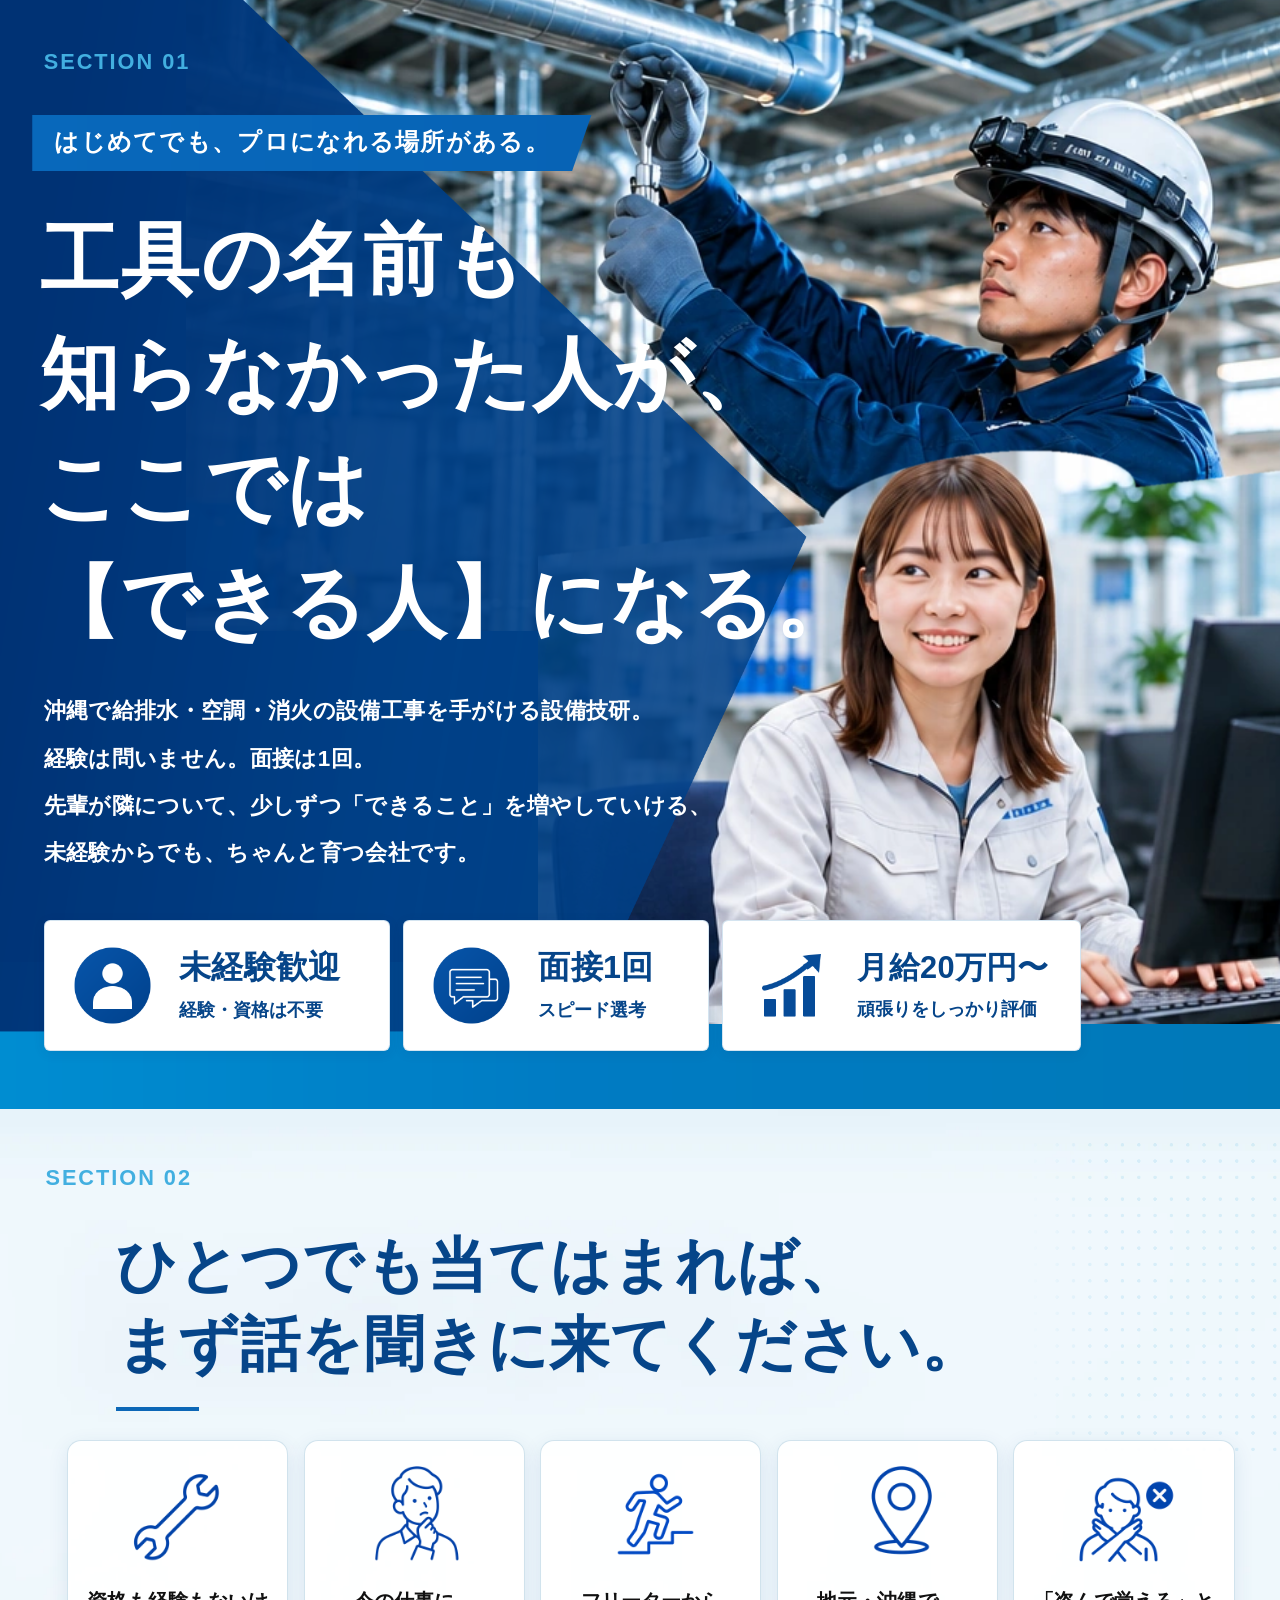
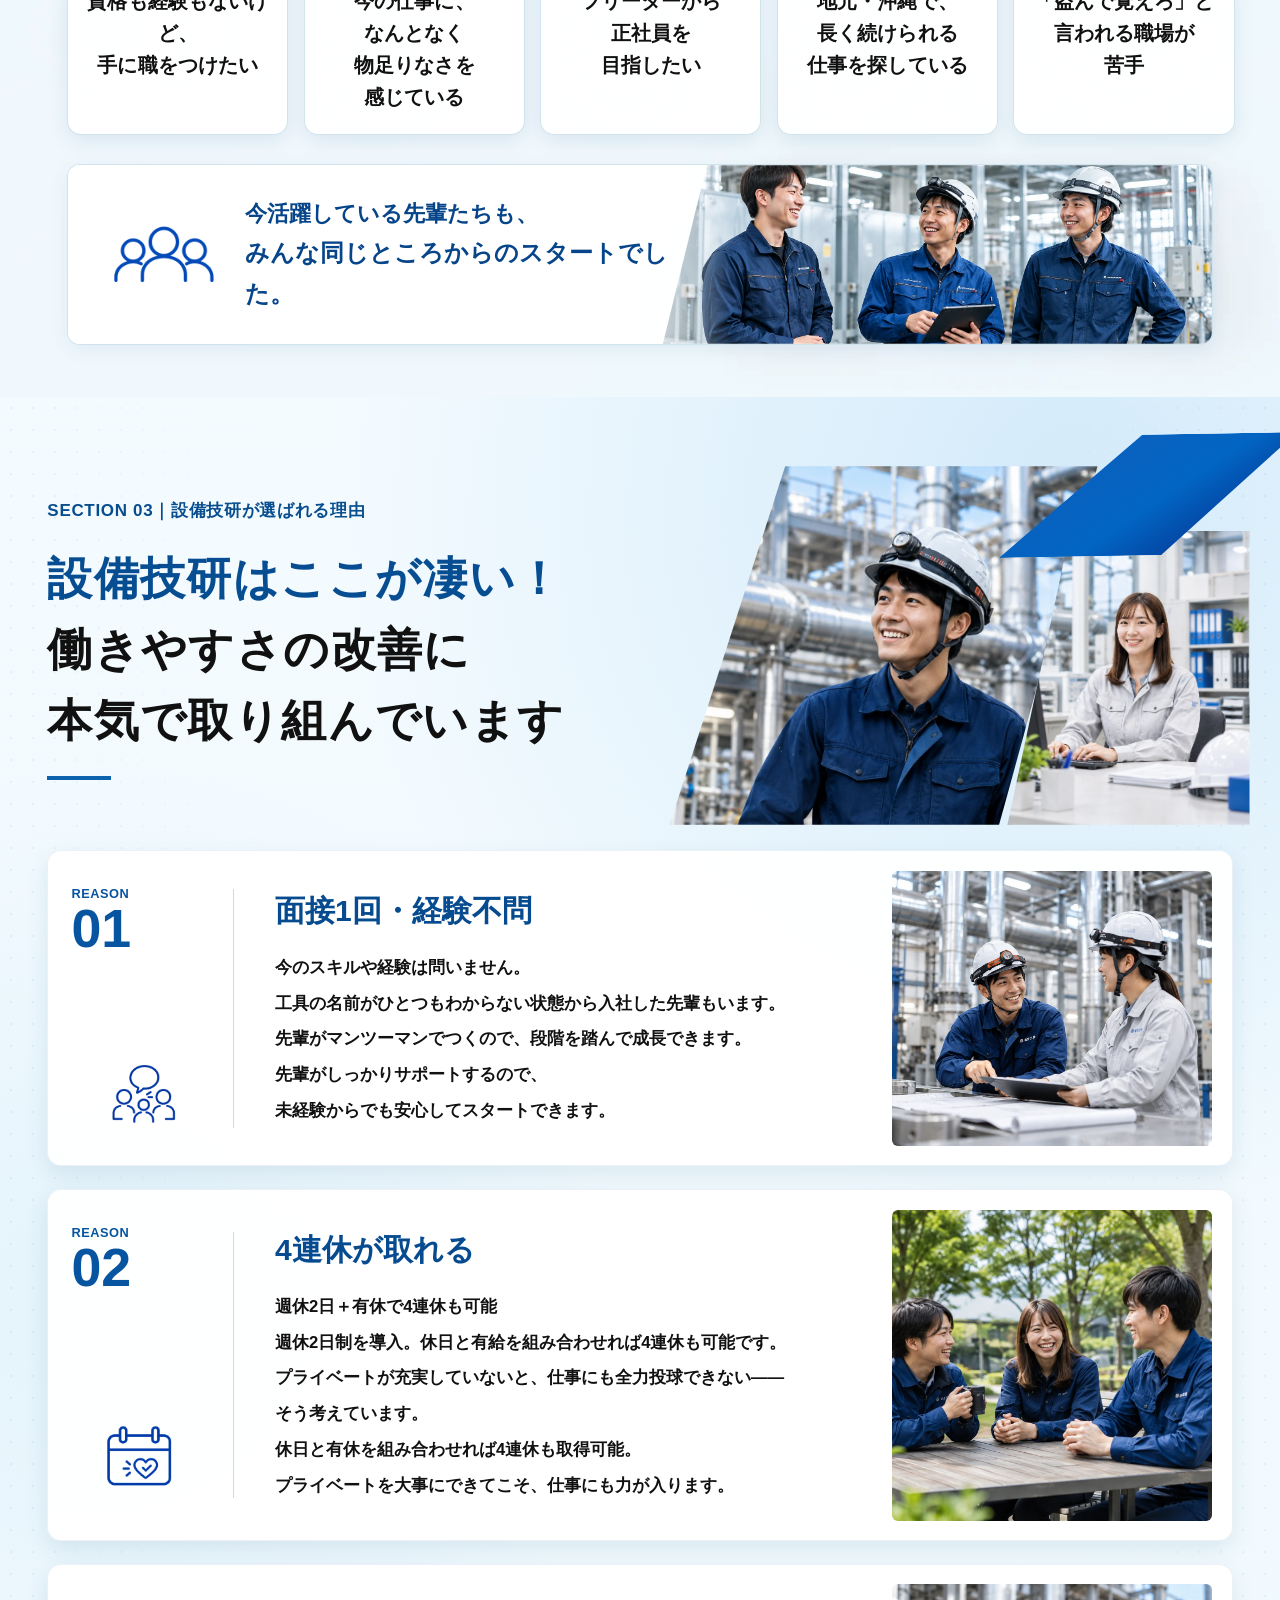
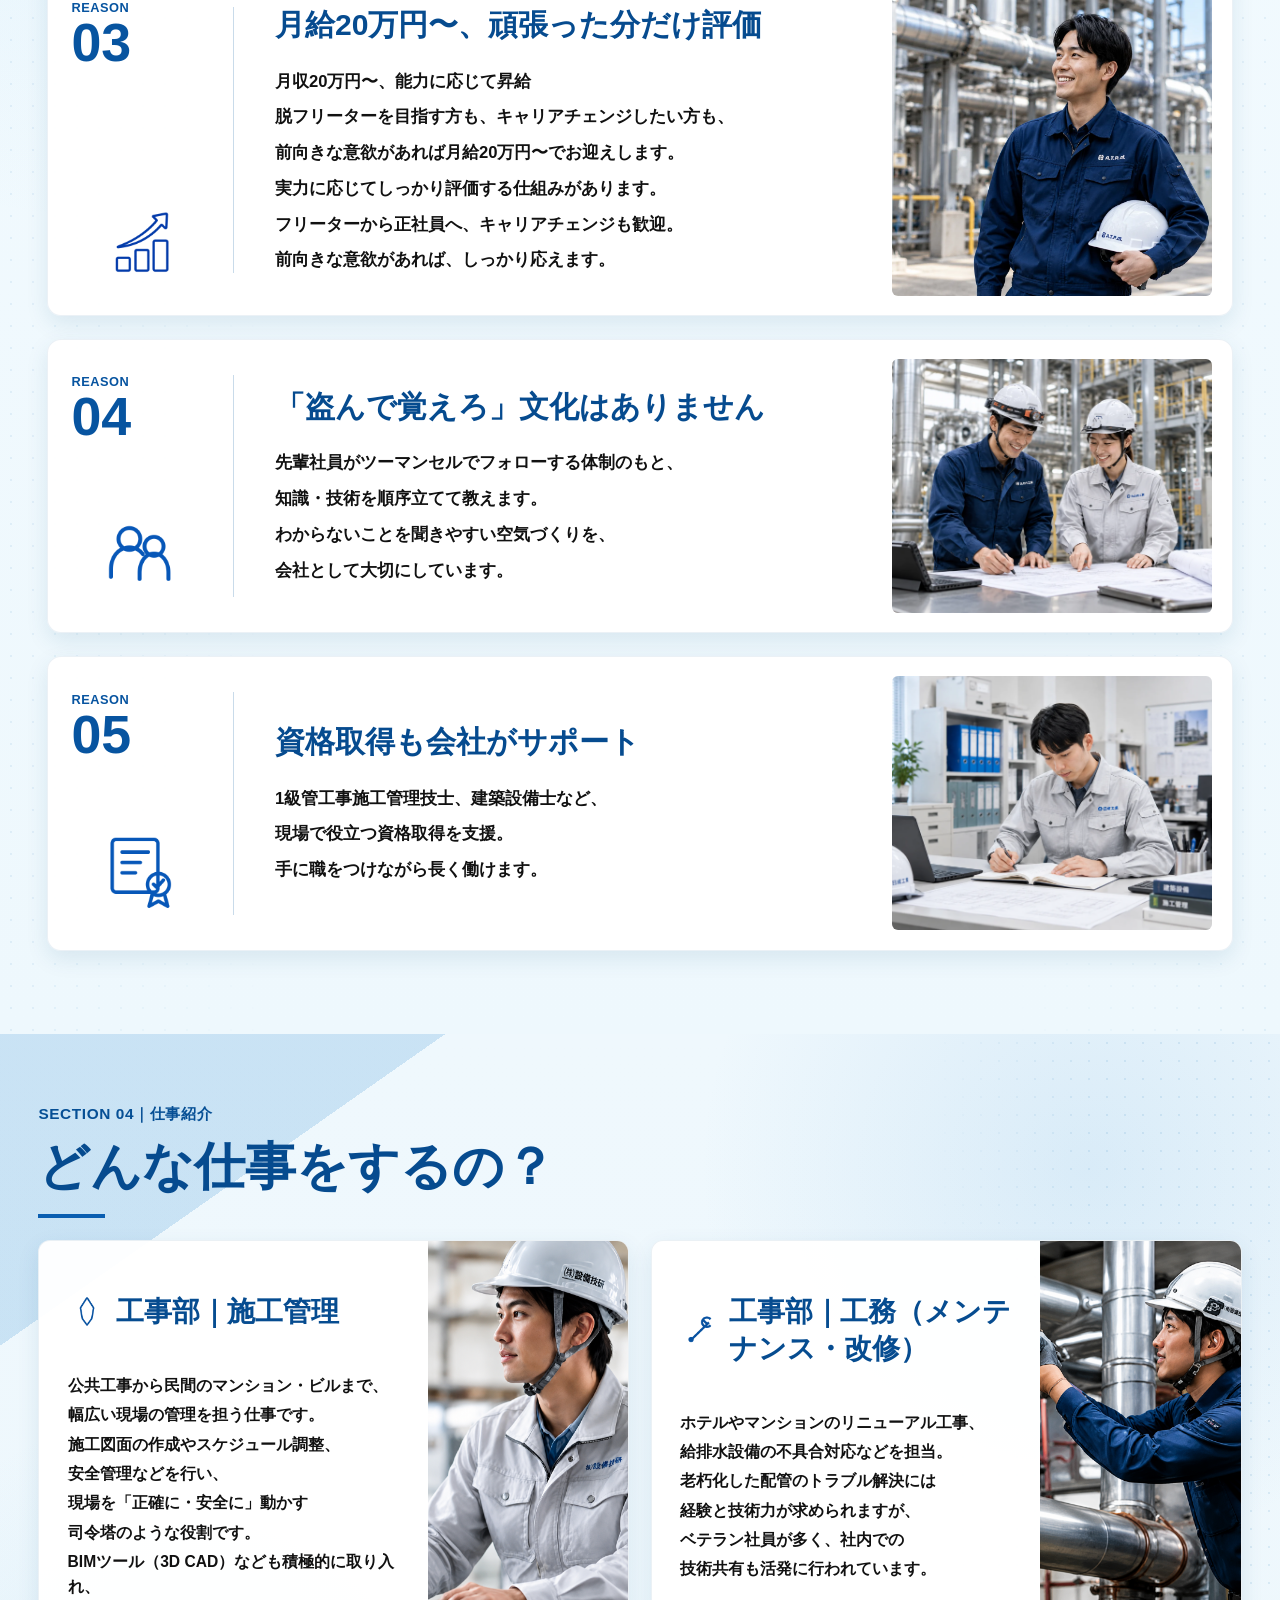
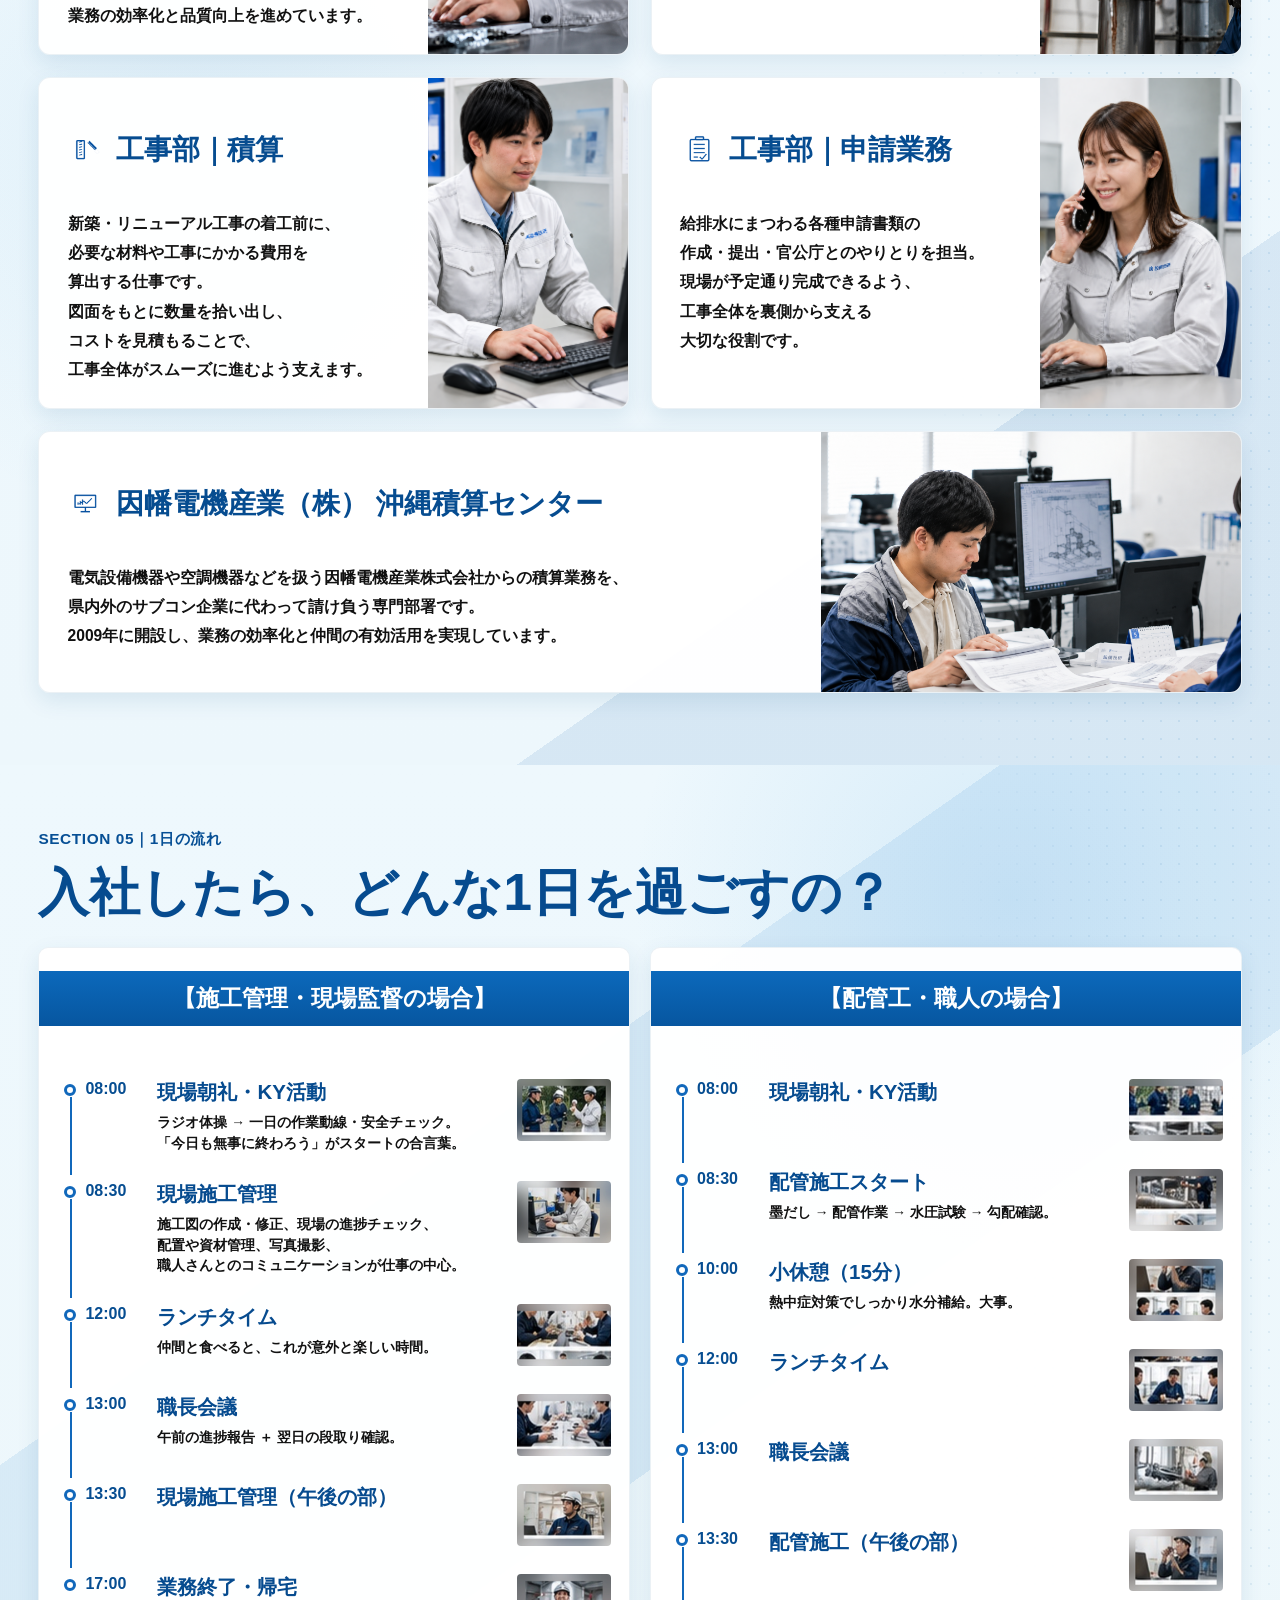
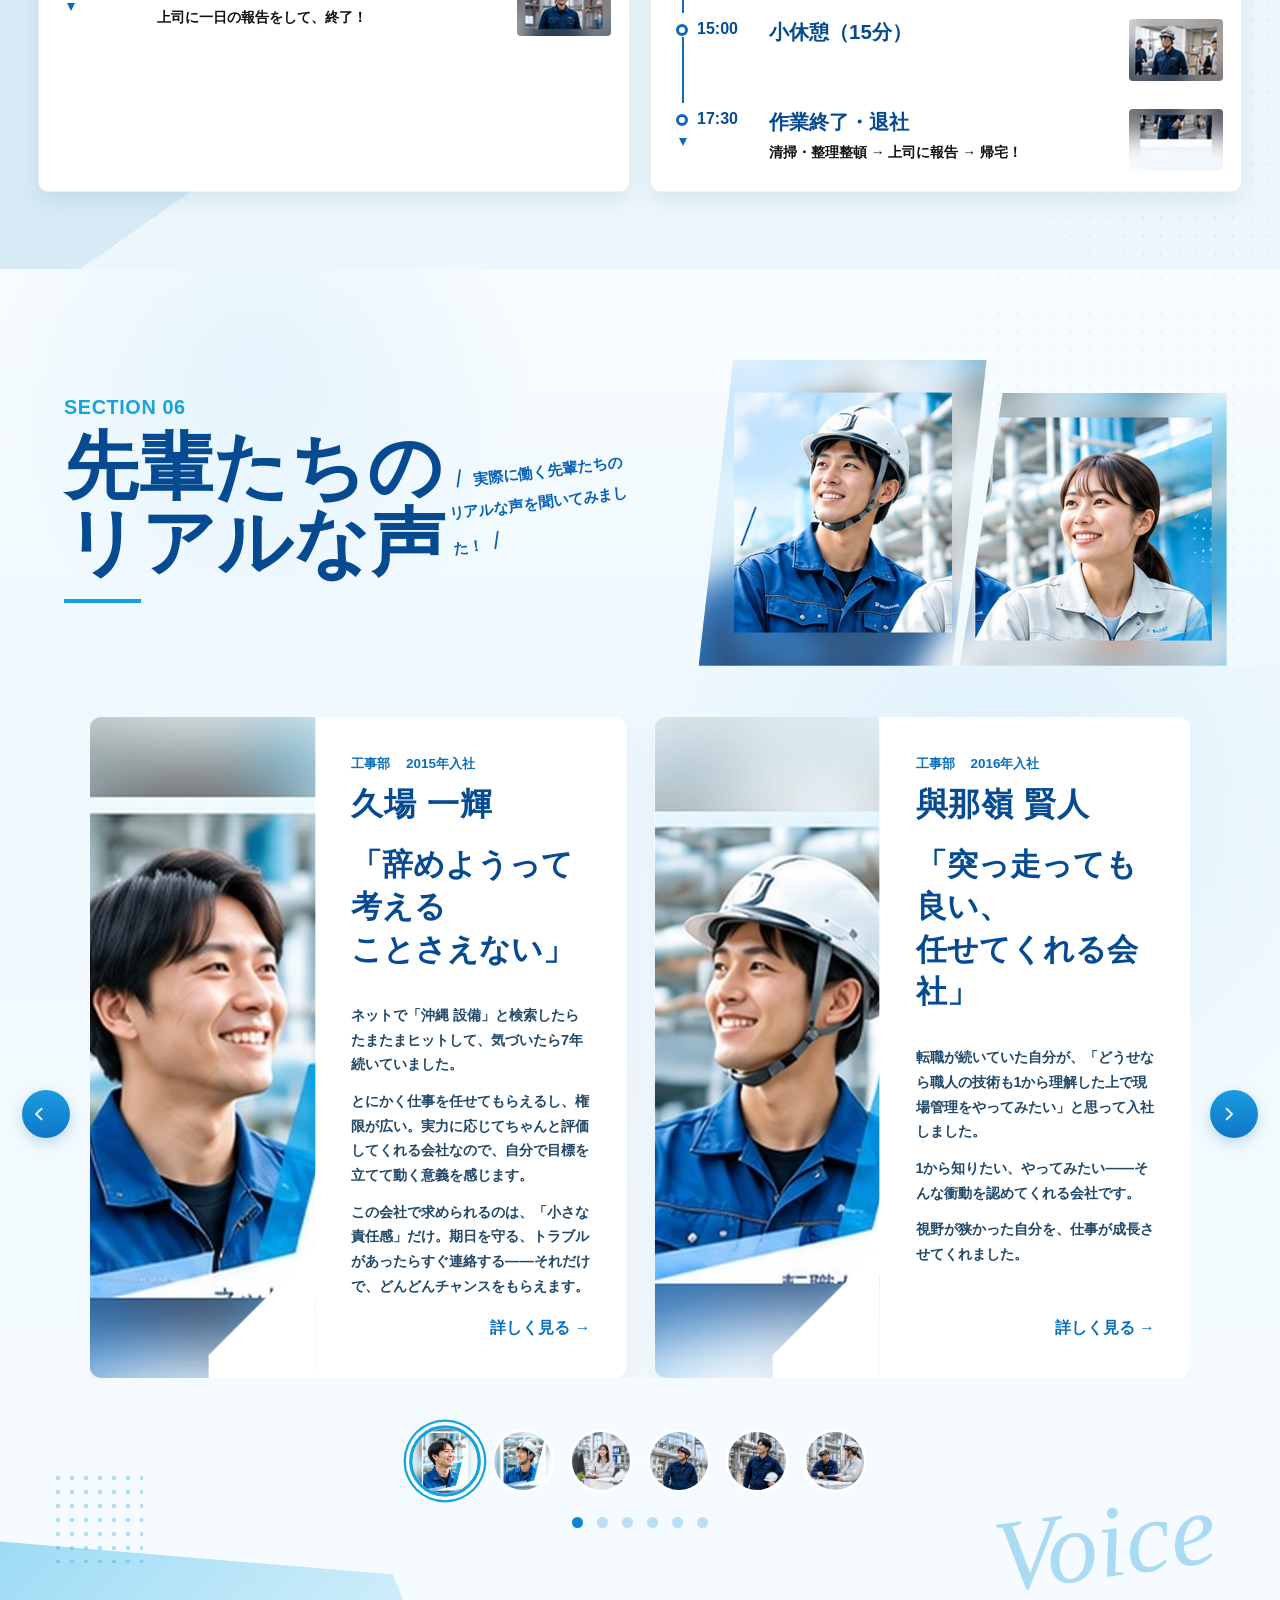
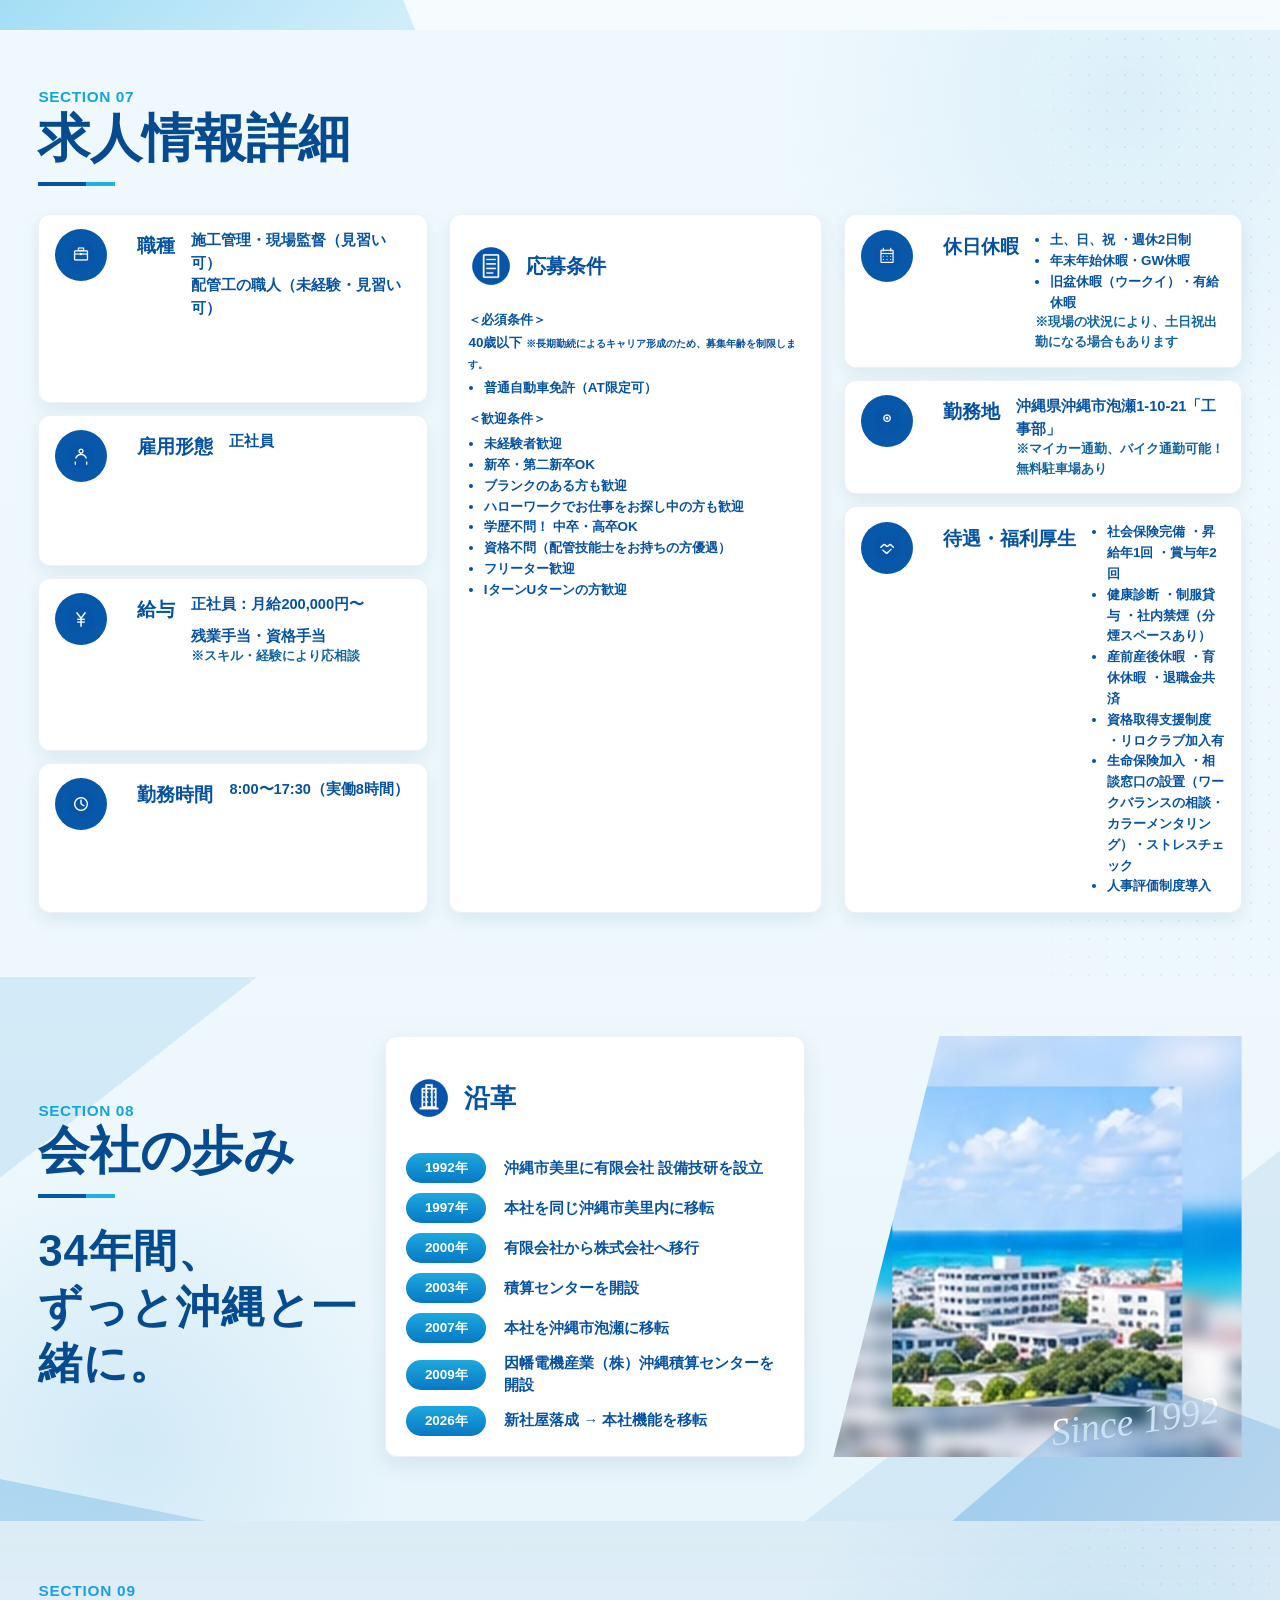
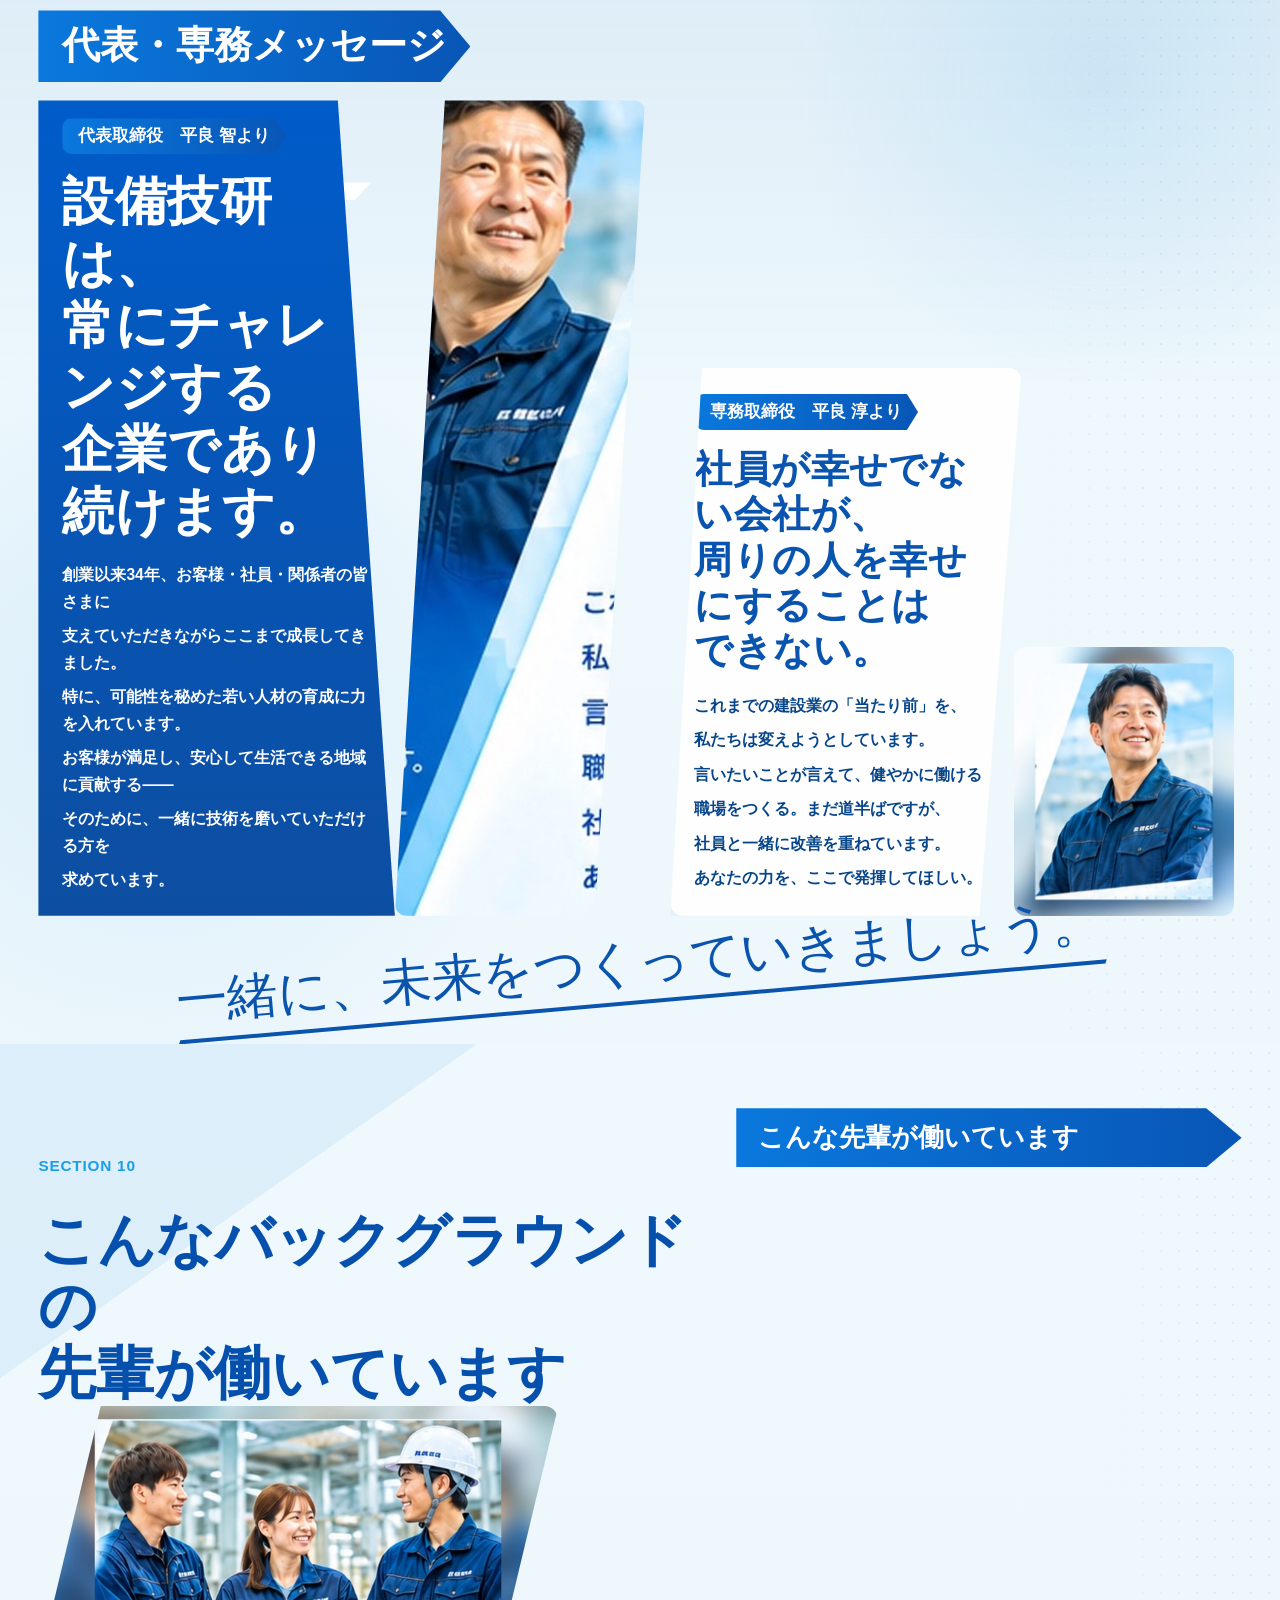
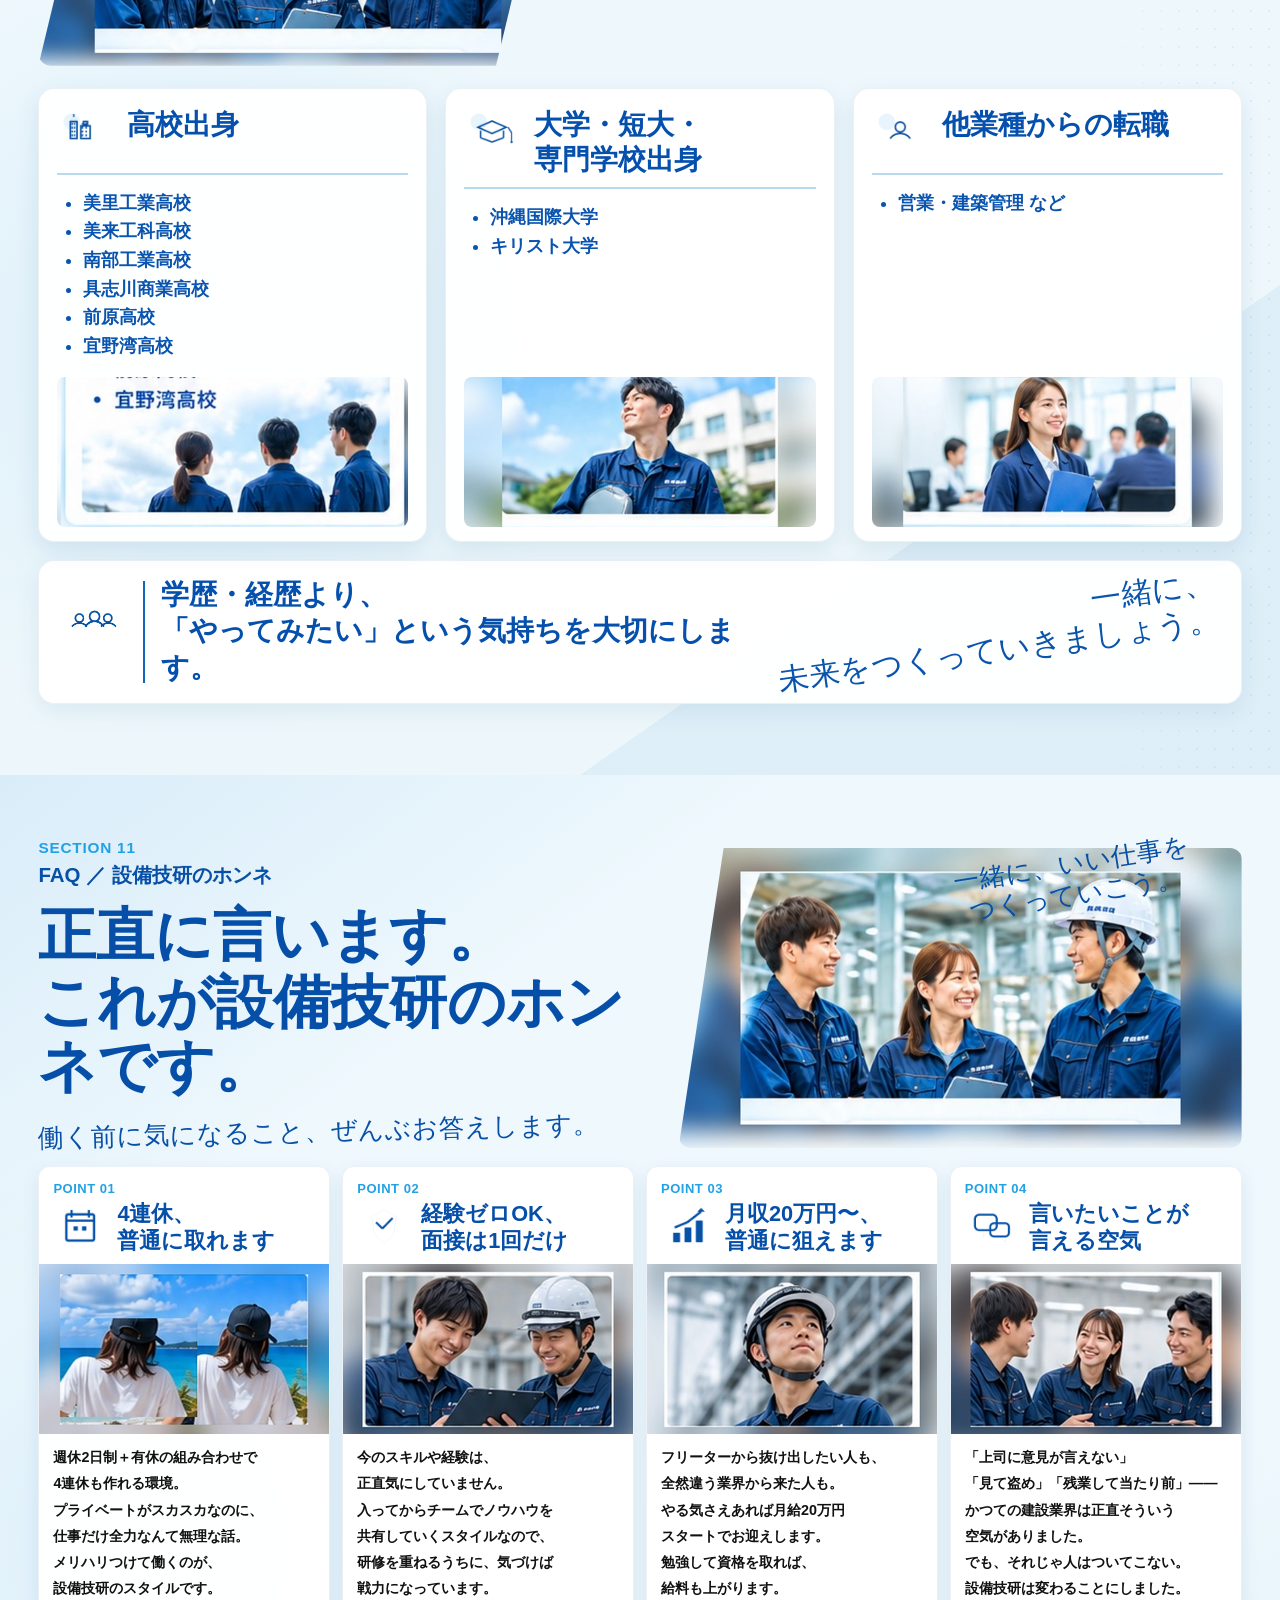
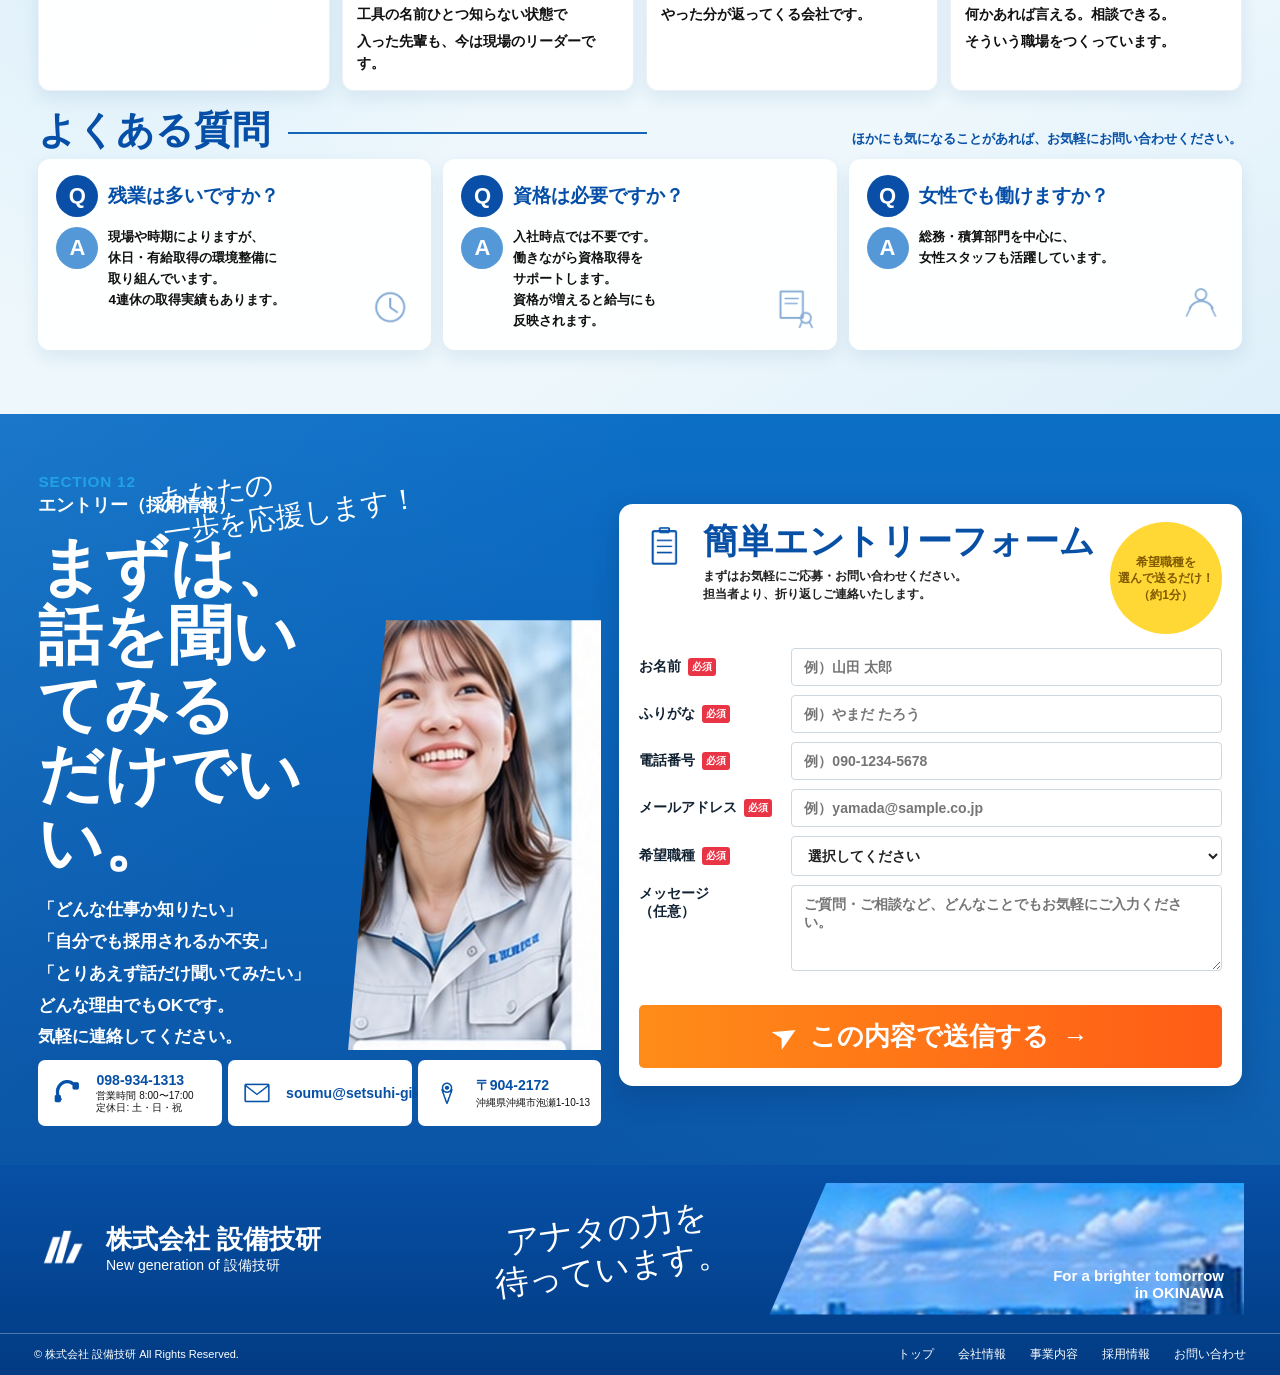
<file: index.html>
<!doctype html>
<html lang="ja">
<head>
  <meta charset="utf-8">
  <meta name="viewport" content="width=device-width, initial-scale=1">
  <meta name="robots" content="noindex, nofollow">
  <meta name="description" content="沖縄で給排水・空調・消火の設備工事を手がける設備技研。未経験からでも、ちゃんと育つ会社です。">
  <title>設備技研｜採用LP 教材・SECTION 01-12</title>
  <link rel="stylesheet" href="./css/style.css">
  <link rel="stylesheet" href="./css/sections/section-01.css">
  <link rel="stylesheet" href="./css/sections/section-02.css">
  <link rel="stylesheet" href="./css/sections/section-03.css">
  <link rel="stylesheet" href="./css/sections/section-04.css">
  <link rel="stylesheet" href="./css/sections/section-05.css">
  <link rel="stylesheet" href="./css/sections/section-06.css">
  <link rel="stylesheet" href="./css/sections/section-07.css">
  <link rel="stylesheet" href="./css/sections/section-08.css">
  <link rel="stylesheet" href="./css/sections/section-09.css">
  <link rel="stylesheet" href="./css/sections/section-10.css">
  <link rel="stylesheet" href="./css/sections/section-11.css">
  <link rel="stylesheet" href="./css/sections/section-12.css">
</head>
<body>
<main class="lp">
  <!-- SECTION 01 START
       Supabase / CMS化する前の静的HTML教材です。
       data-content-key は将来の移行に使う目印。現時点では動作しません。
       写真と文字、アイコンとカードの白い枠は、それぞれ別々の要素です。 -->
  <section class="recruit-intro" id="section-01" aria-labelledby="section-01-title">
    <div class="intro__visual" aria-hidden="true">
      <!-- 写真変更：srcを変更するか、同じ名前の画像ファイルを差し替えます。 -->
      <figure class="intro__photo intro__photo--technician">
        <img src="./assets/section-01/photos/technician-extended.webp"
             width="782" height="450" alt="" fetchpriority="high">
      </figure>
      <figure class="intro__photo intro__photo--office">
        <img src="./assets/section-01/photos/office-staff-extended.webp"
             width="736" height="450" alt="">
      </figure>
      <div class="intro__blue-shape"></div>
      <div class="intro__accent-band"></div>
    </div>
    <div class="intro__content">
      <p class="intro__label" data-content-key="section01.label">SECTION 01</p>
      <p class="intro__lead" data-content-key="section01.lead">はじめてでも、プロになれる場所がある。</p>
      <!-- 編集：大見出し。spanはデザイン上の改行単位です。 -->
      <h1 class="intro__title" id="section-01-title">
        <span data-content-key="section01.title.line01">工具の名前も</span>
        <span data-content-key="section01.title.line02">知らなかった人が、</span>
        <span data-content-key="section01.title.line03">ここでは</span>
        <span data-content-key="section01.title.line04">【できる人】になる。</span>
      </h1>
      <!-- 編集：本文。画像に焼き込まず、ここに直接記載しています。 -->
      <div class="intro__body">
        <p data-content-key="section01.body.line01">沖縄で給排水・空調・消火の設備工事を手がける設備技研。</p>
        <p data-content-key="section01.body.line02">経験は問いません。面接は1回。</p>
        <p data-content-key="section01.body.line03">先輩が隣について、少しずつ「できること」を増やしていける、</p>
        <p data-content-key="section01.body.line04">未経験からでも、ちゃんと育つ会社です。</p>
      </div>
      <!-- 編集：採用条件の3カード。クリック用ボタンではありません。 -->
      <ul class="intro__benefits" aria-label="採用のポイント">
        <li class="benefit" id="benefit-beginner">
          <img class="benefit__icon" src="./assets/icons/beginner.png" width="512" height="512" alt="">
          <div class="benefit__copy">
            <h2 data-content-key="section01.benefit.beginner.title">未経験歓迎</h2>
            <p data-content-key="section01.benefit.beginner.body">経験・資格は不要</p>
          </div>
        </li>
        <li class="benefit" id="benefit-interview">
          <img class="benefit__icon" src="./assets/icons/interview.png" width="512" height="512" alt="">
          <div class="benefit__copy">
            <h2 data-content-key="section01.benefit.interview.title">面接1回</h2>
            <p data-content-key="section01.benefit.interview.body">スピード選考</p>
          </div>
        </li>
        <li class="benefit" id="benefit-salary">
          <img class="benefit__icon" src="./assets/icons/salary-growth.png" width="512" height="512" alt="">
          <div class="benefit__copy">
            <h2 data-content-key="section01.benefit.salary.title">月給20万円〜</h2>
            <p data-content-key="section01.benefit.salary.body">頑張りをしっかり評価</p>
          </div>
        </li>
      </ul>
    </div>
  </section>
  <!-- SECTION 01 END -->

  <!-- SECTION 02 START
       SECTION 01と同じ静的HTML教材。文字はHTML、写真・アイコン・背景は個別ファイルです。 -->
  <section class="fit-section" id="section-02" aria-labelledby="section-02-title">
    <div class="fit-section__bg" aria-hidden="true"></div>
    <div class="fit-section__dots" aria-hidden="true"></div>
    <div class="fit-section__inner">
      <p class="fit-section__label" data-content-key="section02.label">SECTION 02</p>
      <h2 class="fit-section__title" id="section-02-title">
        <span data-content-key="section02.title.line01">ひとつでも当てはまれば、</span>
        <span data-content-key="section02.title.line02">まず話を聞きに来てください。</span>
      </h2>
      <div class="fit-section__underline" aria-hidden="true"></div>

      <ul class="fit-cards" aria-label="こんな方におすすめ">
        <li class="fit-card">
          <img class="fit-card__icon" src="./assets/section-02/icons/no-experience.png" width="512" height="512" alt="">
          <p data-content-key="section02.card01">資格も経験もないけど、<br>手に職をつけたい</p>
        </li>
        <li class="fit-card">
          <img class="fit-card__icon" src="./assets/section-02/icons/want-more.png" width="512" height="512" alt="">
          <p data-content-key="section02.card02">今の仕事に、<br>なんとなく<br>物足りなさを<br>感じている</p>
        </li>
        <li class="fit-card">
          <img class="fit-card__icon" src="./assets/section-02/icons/full-time.png" width="512" height="512" alt="">
          <p data-content-key="section02.card03">フリーターから<br>正社員を<br>目指したい</p>
        </li>
        <li class="fit-card">
          <img class="fit-card__icon" src="./assets/section-02/icons/okinawa.png" width="512" height="512" alt="">
          <p data-content-key="section02.card04">地元・沖縄で、<br>長く続けられる<br>仕事を探している</p>
        </li>
        <li class="fit-card">
          <img class="fit-card__icon" src="./assets/section-02/icons/no-steal-to-learn.png" width="512" height="512" alt="">
          <p data-content-key="section02.card05">「盗んで覚えろ」と<br>言われる職場が<br>苦手</p>
        </li>
      </ul>

      <div class="fit-reassurance">
        <div class="fit-reassurance__message">
          <img class="fit-reassurance__icon" src="./assets/section-02/icons/team.png" width="512" height="512" alt="">
          <p>
            <span data-content-key="section02.reassurance.line01">今活躍している先輩たちも、</span>
            <strong data-content-key="section02.reassurance.line02">みんな同じところからのスタートでした。</strong>
          </p>
        </div>
        <figure class="fit-reassurance__photo">
          <img src="./assets/section-02/photos/active-seniors-extended.webp" width="1774" height="887" alt="設備工事の現場で働く先輩社員たち">
        </figure>
      </div>
    </div>
  </section>
  <!-- SECTION 02 END -->
  <!-- SECTION 03 START
       SECTION 01・02に増築した静的HTML教材。
       文字はHTML、写真・アイコンは個別ファイルです。 -->
  <section class="reasons-section" id="section-03" aria-labelledby="section-03-title">
    <div class="reasons-section__hero">
      <div class="reasons-section__hero-copy">
        <p class="reasons-section__label" data-content-key="section03.label">SECTION 03｜設備技研が選ばれる理由</p>
        <h2 class="reasons-section__title" id="section-03-title">
          <span class="reasons-section__title-accent" data-content-key="section03.title.line01">設備技研はここが凄い！</span>
          <span data-content-key="section03.title.line02">働きやすさの改善に</span>
          <span data-content-key="section03.title.line03">本気で取り組んでいます</span>
        </h2>
        <div class="reasons-section__underline" aria-hidden="true"></div>
      </div>
      <div class="reasons-section__hero-visual" aria-hidden="true">
        <figure class="reasons-section__hero-photo reasons-section__hero-photo--male">
          <img src="./assets/section-03/photos/hero-male.webp" width="1200" height="1500" alt="">
        </figure>
        <figure class="reasons-section__hero-photo reasons-section__hero-photo--female">
          <img src="./assets/section-03/photos/hero-female.webp" width="1200" height="1500" alt="">
        </figure>
        <div class="reasons-section__hero-ribbon" aria-hidden="true"></div>
      </div>
    </div>

    <div class="reasons-section__list">
      <article class="reason-card" id="reason-01">
        <div class="reason-card__index">
          <p class="reason-card__eyebrow">REASON</p>
          <p class="reason-card__number">01</p>
          <img class="reason-card__icon" src="./assets/section-03/icons/reason-01.png" width="512" height="512" alt="">
        </div>
        <div class="reason-card__content">
          <h3 data-content-key="section03.reason01.title">面接1回・経験不問</h3>
          <div class="reason-card__body">
            <p data-content-key="section03.reason01.body01">今のスキルや経験は問いません。</p>
            <p data-content-key="section03.reason01.body02">工具の名前がひとつもわからない状態から入社した先輩もいます。</p>
            <p data-content-key="section03.reason01.body03">先輩がマンツーマンでつくので、段階を踏んで成長できます。</p>
            <p data-content-key="section03.reason01.body04">先輩がしっかりサポートするので、</p>
            <p data-content-key="section03.reason01.body05">未経験からでも安心してスタートできます。</p>
          </div>
        </div>
        <figure class="reason-card__photo">
          <img src="./assets/section-03/photos/reason-01.webp" width="1600" height="1200" alt="現場で先輩から仕事を教わる社員">
        </figure>
      </article>

      <article class="reason-card" id="reason-02">
        <div class="reason-card__index">
          <p class="reason-card__eyebrow">REASON</p>
          <p class="reason-card__number">02</p>
          <img class="reason-card__icon" src="./assets/section-03/icons/reason-02.png" width="512" height="512" alt="">
        </div>
        <div class="reason-card__content">
          <h3 data-content-key="section03.reason02.title">4連休が取れる</h3>
          <div class="reason-card__body">
            <p data-content-key="section03.reason02.body01">週休2日＋有休で4連休も可能</p>
            <p data-content-key="section03.reason02.body02">週休2日制を導入。休日と有給を組み合わせれば4連休も可能です。</p>
            <p data-content-key="section03.reason02.body03">プライベートが充実していないと、仕事にも全力投球できない——</p>
            <p data-content-key="section03.reason02.body04">そう考えています。</p>
            <p data-content-key="section03.reason02.body05">休日と有休を組み合わせれば4連休も取得可能。</p>
            <p data-content-key="section03.reason02.body06">プライベートを大事にできてこそ、仕事にも力が入ります。</p>
          </div>
        </div>
        <figure class="reason-card__photo">
          <img src="./assets/section-03/photos/reason-02.webp" width="1600" height="1200" alt="休憩時間に笑顔で話す社員たち">
        </figure>
      </article>

      <article class="reason-card" id="reason-03">
        <div class="reason-card__index">
          <p class="reason-card__eyebrow">REASON</p>
          <p class="reason-card__number">03</p>
          <img class="reason-card__icon" src="./assets/section-03/icons/reason-03.png" width="512" height="512" alt="">
        </div>
        <div class="reason-card__content">
          <h3 data-content-key="section03.reason03.title">月給20万円〜、頑張った分だけ評価</h3>
          <div class="reason-card__body">
            <p data-content-key="section03.reason03.body01">月収20万円〜、能力に応じて昇給</p>
            <p data-content-key="section03.reason03.body02">脱フリーターを目指す方も、キャリアチェンジしたい方も、</p>
            <p data-content-key="section03.reason03.body03">前向きな意欲があれば月給20万円〜でお迎えします。</p>
            <p data-content-key="section03.reason03.body04">実力に応じてしっかり評価する仕組みがあります。</p>
            <p data-content-key="section03.reason03.body05">フリーターから正社員へ、キャリアチェンジも歓迎。</p>
            <p data-content-key="section03.reason03.body06">前向きな意欲があれば、しっかり応えます。</p>
          </div>
        </div>
        <figure class="reason-card__photo">
          <img src="./assets/section-03/photos/reason-03.webp" width="1600" height="1200" alt="設備工事の現場で働く社員">
        </figure>
      </article>

      <article class="reason-card" id="reason-04">
        <div class="reason-card__index">
          <p class="reason-card__eyebrow">REASON</p>
          <p class="reason-card__number">04</p>
          <img class="reason-card__icon" src="./assets/section-03/icons/reason-04.png" width="512" height="512" alt="">
        </div>
        <div class="reason-card__content">
          <h3 data-content-key="section03.reason04.title">「盗んで覚えろ」文化はありません</h3>
          <div class="reason-card__body">
            <p data-content-key="section03.reason04.body01">先輩社員がツーマンセルでフォローする体制のもと、</p>
            <p data-content-key="section03.reason04.body02">知識・技術を順序立てて教えます。</p>
            <p data-content-key="section03.reason04.body03">わからないことを聞きやすい空気づくりを、</p>
            <p data-content-key="section03.reason04.body04">会社として大切にしています。</p>
          </div>
        </div>
        <figure class="reason-card__photo">
          <img src="./assets/section-03/photos/reason-04.webp" width="1600" height="1200" alt="図面を見ながら確認する社員たち">
        </figure>
      </article>

      <article class="reason-card" id="reason-05">
        <div class="reason-card__index">
          <p class="reason-card__eyebrow">REASON</p>
          <p class="reason-card__number">05</p>
          <img class="reason-card__icon" src="./assets/section-03/icons/reason-05.png" width="512" height="512" alt="">
        </div>
        <div class="reason-card__content">
          <h3 data-content-key="section03.reason05.title">資格取得も会社がサポート</h3>
          <div class="reason-card__body">
            <p data-content-key="section03.reason05.body01">1級管工事施工管理技士、建築設備士など、</p>
            <p data-content-key="section03.reason05.body02">現場で役立つ資格取得を支援。</p>
            <p data-content-key="section03.reason05.body03">手に職をつけながら長く働けます。</p>
          </div>
        </div>
        <figure class="reason-card__photo">
          <img src="./assets/section-03/photos/reason-05.webp" width="1600" height="1200" alt="資格取得に向けて勉強する社員">
        </figure>
      </article>
    </div>
  </section>
  <!-- SECTION 03 END -->

  <!-- SECTION 04 START -->
  <section class="job-section" id="section-04" aria-labelledby="section-04-title">
    <div class="job-section__inner">
      <p class="job-section__label" data-content-key="section04.label">SECTION 04｜仕事紹介</p>
      <h2 class="job-section__title" id="section-04-title" data-content-key="section04.title">どんな仕事をするの？</h2>
      <div class="job-section__underline" aria-hidden="true"></div>

      <div class="job-grid">
        <article class="job-card">
          <div class="job-card__copy">
            <div class="job-card__head">
              <img class="job-card__icon" src="./assets/section-04/icons/construction-mgmt.png" width="512" height="512" alt="">
              <h3 data-content-key="section04.job01.title">工事部｜施工管理</h3>
            </div>
            <div class="job-card__body">
              <p data-content-key="section04.job01.body01">公共工事から民間のマンション・ビルまで、</p>
              <p data-content-key="section04.job01.body02">幅広い現場の管理を担う仕事です。</p>
              <p data-content-key="section04.job01.body03">施工図面の作成やスケジュール調整、</p>
              <p data-content-key="section04.job01.body04">安全管理などを行い、</p>
              <p data-content-key="section04.job01.body05">現場を「正確に・安全に」動かす</p>
              <p data-content-key="section04.job01.body06">司令塔のような役割です。</p>
              <p data-content-key="section04.job01.body07">BIMツール（3D CAD）なども積極的に取り入れ、</p>
              <p data-content-key="section04.job01.body08">業務の効率化と品質向上を進めています。</p>
            </div>
          </div>
          <figure class="job-card__photo">
            <img src="./assets/section-04/photos/work-manager.png" width="1100" height="1300" alt="施工管理としてパソコンで図面を確認する社員">
          </figure>
        </article>

        <article class="job-card">
          <div class="job-card__copy">
            <div class="job-card__head">
              <img class="job-card__icon" src="./assets/section-04/icons/maintenance.png" width="512" height="512" alt="">
              <h3 data-content-key="section04.job02.title">工事部｜工務（メンテナンス・改修）</h3>
            </div>
            <div class="job-card__body">
              <p data-content-key="section04.job02.body01">ホテルやマンションのリニューアル工事、</p>
              <p data-content-key="section04.job02.body02">給排水設備の不具合対応などを担当。</p>
              <p data-content-key="section04.job02.body03">老朽化した配管のトラブル解決には</p>
              <p data-content-key="section04.job02.body04">経験と技術力が求められますが、</p>
              <p data-content-key="section04.job02.body05">ベテラン社員が多く、社内での</p>
              <p data-content-key="section04.job02.body06">技術共有も活発に行われています。</p>
            </div>
          </div>
          <figure class="job-card__photo">
            <img src="./assets/section-04/photos/maintenance.png" width="1100" height="1300" alt="配管設備の点検作業を行う社員">
          </figure>
        </article>

        <article class="job-card">
          <div class="job-card__copy">
            <div class="job-card__head">
              <img class="job-card__icon" src="./assets/section-04/icons/estimation.png" width="512" height="512" alt="">
              <h3 data-content-key="section04.job03.title">工事部｜積算</h3>
            </div>
            <div class="job-card__body">
              <p data-content-key="section04.job03.body01">新築・リニューアル工事の着工前に、</p>
              <p data-content-key="section04.job03.body02">必要な材料や工事にかかる費用を</p>
              <p data-content-key="section04.job03.body03">算出する仕事です。</p>
              <p data-content-key="section04.job03.body04">図面をもとに数量を拾い出し、</p>
              <p data-content-key="section04.job03.body05">コストを見積もることで、</p>
              <p data-content-key="section04.job03.body06">工事全体がスムーズに進むよう支えます。</p>
            </div>
          </div>
          <figure class="job-card__photo">
            <img src="./assets/section-04/photos/estimation.png" width="1100" height="1300" alt="積算業務でパソコン作業をする社員">
          </figure>
        </article>

        <article class="job-card">
          <div class="job-card__copy">
            <div class="job-card__head">
              <img class="job-card__icon" src="./assets/section-04/icons/application.png" width="512" height="512" alt="">
              <h3 data-content-key="section04.job04.title">工事部｜申請業務</h3>
            </div>
            <div class="job-card__body">
              <p data-content-key="section04.job04.body01">給排水にまつわる各種申請書類の</p>
              <p data-content-key="section04.job04.body02">作成・提出・官公庁とのやりとりを担当。</p>
              <p data-content-key="section04.job04.body03">現場が予定通り完成できるよう、</p>
              <p data-content-key="section04.job04.body04">工事全体を裏側から支える</p>
              <p data-content-key="section04.job04.body05">大切な役割です。</p>
            </div>
          </div>
          <figure class="job-card__photo">
            <img src="./assets/section-04/photos/application.png" width="1100" height="1300" alt="申請業務の電話対応をする社員">
          </figure>
        </article>

        <article class="job-card job-card--wide">
          <div class="job-card__copy">
            <div class="job-card__head">
              <img class="job-card__icon" src="./assets/section-04/icons/estimation-center.png" width="512" height="512" alt="">
              <h3 data-content-key="section04.job05.title">因幡電機産業（株） 沖縄積算センター</h3>
            </div>
            <div class="job-card__body">
              <p data-content-key="section04.job05.body01">電気設備機器や空調機器などを扱う因幡電機産業株式会社からの積算業務を、</p>
              <p data-content-key="section04.job05.body02">県内外のサブコン企業に代わって請け負う専門部署です。</p>
              <p data-content-key="section04.job05.body03">2009年に開設し、業務の効率化と仲間の有効活用を実現しています。</p>
            </div>
          </div>
          <figure class="job-card__photo">
            <img src="./assets/section-04/photos/estimation-center.png" width="1500" height="900" alt="積算センターで働く社員たち">
          </figure>
        </article>
      </div>
    </div>
  </section>
  <!-- SECTION 04 END -->

  <!-- SECTION 05 START -->
  <section class="day-flow" id="section-05" aria-labelledby="section-05-title">
    <div class="day-flow__inner">
      <p class="day-flow__label" data-content-key="section05.label">SECTION 05｜1日の流れ</p>
      <h2 class="day-flow__title" id="section-05-title" data-content-key="section05.title">入社したら、どんな1日を過ごすの？</h2>
      <div class="day-flow__columns">
        <section class="flow-panel" aria-labelledby="flow-manager-title">
          <h3 class="flow-panel__heading" id="flow-manager-title" data-content-key="section05.manager.heading">【施工管理・現場監督の場合】</h3>
          <ol class="timeline">
            <li class="timeline__item">
              <div class="timeline__time"><span>08:00</span></div>
              <div class="timeline__content">
                <h4 data-content-key="section05.manager.0800.title">現場朝礼・KY活動</h4>
                <p data-content-key="section05.manager.0800.body01">ラジオ体操 → 一日の作業動線・安全チェック。</p>
                <p data-content-key="section05.manager.0800.body02">「今日も無事に終わろう」がスタートの合言葉。</p>
              </div>
              <figure class="timeline__photo"><img src="./assets/section-05/photos/manager-0800.webp" width="900" height="600" alt="朝礼を行う施工管理チーム"></figure>
            </li>
            <li class="timeline__item">
              <div class="timeline__time"><span>08:30</span></div>
              <div class="timeline__content">
                <h4 data-content-key="section05.manager.0830.title">現場施工管理</h4>
                <p data-content-key="section05.manager.0830.body01">施工図の作成・修正、現場の進捗チェック、</p>
                <p data-content-key="section05.manager.0830.body02">配置や資材管理、写真撮影、</p>
                <p data-content-key="section05.manager.0830.body03">職人さんとのコミュニケーションが仕事の中心。</p>
              </div>
              <figure class="timeline__photo"><img src="./assets/section-05/photos/manager-0830.webp" width="900" height="600" alt="パソコンで図面を確認する施工管理"></figure>
            </li>
            <li class="timeline__item">
              <div class="timeline__time"><span>12:00</span></div>
              <div class="timeline__content">
                <h4 data-content-key="section05.manager.1200.title">ランチタイム</h4>
                <p data-content-key="section05.manager.1200.body01">仲間と食べると、これが意外と楽しい時間。</p>
              </div>
              <figure class="timeline__photo"><img src="./assets/section-05/photos/manager-1200.webp" width="900" height="600" alt="昼休みに談笑する社員たち"></figure>
            </li>
            <li class="timeline__item">
              <div class="timeline__time"><span>13:00</span></div>
              <div class="timeline__content">
                <h4 data-content-key="section05.manager.1300.title">職長会議</h4>
                <p data-content-key="section05.manager.1300.body01">午前の進捗報告 ＋ 翌日の段取り確認。</p>
              </div>
              <figure class="timeline__photo"><img src="./assets/section-05/photos/manager-1300.webp" width="900" height="600" alt="会議を行う社員たち"></figure>
            </li>
            <li class="timeline__item">
              <div class="timeline__time"><span>13:30</span></div>
              <div class="timeline__content">
                <h4 data-content-key="section05.manager.1330.title">現場施工管理（午後の部）</h4>
              </div>
              <figure class="timeline__photo"><img src="./assets/section-05/photos/manager-1330.webp" width="900" height="600" alt="午後の現場で施工管理を行う社員"></figure>
            </li>
            <li class="timeline__item">
              <div class="timeline__time"><span>17:00</span></div>
              <div class="timeline__content">
                <h4 data-content-key="section05.manager.1700.title">業務終了・帰宅</h4>
                <p data-content-key="section05.manager.1700.body01">上司に一日の報告をして、終了！</p>
              </div>
              <figure class="timeline__photo"><img src="./assets/section-05/photos/manager-1700.webp" width="900" height="600" alt="一日の業務を終えた社員"></figure>
            </li>
          </ol>
        </section>

        <section class="flow-panel" aria-labelledby="flow-craftsman-title">
          <h3 class="flow-panel__heading" id="flow-craftsman-title" data-content-key="section05.craftsman.heading">【配管工・職人の場合】</h3>
          <ol class="timeline">
            <li class="timeline__item">
              <div class="timeline__time"><span>08:00</span></div>
              <div class="timeline__content">
                <h4 data-content-key="section05.craftsman.0800.title">現場朝礼・KY活動</h4>
              </div>
              <figure class="timeline__photo"><img src="./assets/section-05/photos/craftsman-0800.webp" width="900" height="600" alt="朝礼を行う配管工チーム"></figure>
            </li>
            <li class="timeline__item">
              <div class="timeline__time"><span>08:30</span></div>
              <div class="timeline__content">
                <h4 data-content-key="section05.craftsman.0830.title">配管施工スタート</h4>
                <p data-content-key="section05.craftsman.0830.body01">墨だし → 配管作業 → 水圧試験 → 勾配確認。</p>
              </div>
              <figure class="timeline__photo"><img src="./assets/section-05/photos/craftsman-0830.webp" width="900" height="600" alt="配管施工を進める社員たち"></figure>
            </li>
            <li class="timeline__item">
              <div class="timeline__time"><span>10:00</span></div>
              <div class="timeline__content">
                <h4 data-content-key="section05.craftsman.1000.title">小休憩（15分）</h4>
                <p data-content-key="section05.craftsman.1000.body01">熱中症対策でしっかり水分補給。大事。</p>
              </div>
              <figure class="timeline__photo"><img src="./assets/section-05/photos/craftsman-1000.webp" width="900" height="600" alt="小休憩を取る社員"></figure>
            </li>
            <li class="timeline__item">
              <div class="timeline__time"><span>12:00</span></div>
              <div class="timeline__content">
                <h4 data-content-key="section05.craftsman.1200.title">ランチタイム</h4>
              </div>
              <figure class="timeline__photo"><img src="./assets/section-05/photos/craftsman-1200.webp" width="900" height="600" alt="ランチ中の社員たち"></figure>
            </li>
            <li class="timeline__item">
              <div class="timeline__time"><span>13:00</span></div>
              <div class="timeline__content">
                <h4 data-content-key="section05.craftsman.1300.title">職長会議</h4>
              </div>
              <figure class="timeline__photo"><img src="./assets/section-05/photos/craftsman-1300.webp" width="900" height="600" alt="職長会議を行う社員たち"></figure>
            </li>
            <li class="timeline__item">
              <div class="timeline__time"><span>13:30</span></div>
              <div class="timeline__content">
                <h4 data-content-key="section05.craftsman.1330.title">配管施工（午後の部）</h4>
              </div>
              <figure class="timeline__photo"><img src="./assets/section-05/photos/craftsman-1330.webp" width="900" height="600" alt="午後の配管施工を行う社員"></figure>
            </li>
            <li class="timeline__item">
              <div class="timeline__time"><span>15:00</span></div>
              <div class="timeline__content">
                <h4 data-content-key="section05.craftsman.1500.title">小休憩（15分）</h4>
              </div>
              <figure class="timeline__photo"><img src="./assets/section-05/photos/craftsman-1500.webp" width="900" height="600" alt="午後に小休憩を取る社員"></figure>
            </li>
            <li class="timeline__item">
              <div class="timeline__time"><span>17:30</span></div>
              <div class="timeline__content">
                <h4 data-content-key="section05.craftsman.1730.title">作業終了・退社</h4>
                <p data-content-key="section05.craftsman.1730.body01">清掃・整理整頓 → 上司に報告 → 帰宅！</p>
              </div>
              <figure class="timeline__photo"><img src="./assets/section-05/photos/craftsman-1730.webp" width="900" height="600" alt="作業終了後に帰宅する社員たち"></figure>
            </li>
          </ol>
        </section>
      </div>
    </div>
  </section>
  <!-- SECTION 05 END -->

  <!-- SECTION 06 START -->
  <section class="voices-section" id="section-06" aria-labelledby="section-06-title">
    <div class="voices-section__hero">
      <div class="voices-section__hero-copy">
        <p class="voices-section__label" data-content-key="section06.label">SECTION 06</p>
        <h2 class="voices-section__title" id="section-06-title">
          <span data-content-key="section06.title.line01">先輩たちの</span>
          <span data-content-key="section06.title.line02">リアルな声</span>
        </h2>
        <div class="voices-section__underline" aria-hidden="true"></div>
      </div>
      <p class="voices-section__note" data-content-key="section06.note">実際に働く先輩たちの<br>リアルな声を聞いてみました！</p>
      <div class="voices-section__hero-people" aria-hidden="true">
        <figure class="voices-section__hero-person voices-section__hero-person--male">
          <img src="./assets/section-06/photos/hero-male.webp" width="1000" height="1200" alt="">
        </figure>
        <figure class="voices-section__hero-person voices-section__hero-person--female">
          <img src="./assets/section-06/photos/hero-female.webp" width="1000" height="1200" alt="">
        </figure>
      </div>
    </div>

    <div class="voices-section__body">
      <button class="voices-nav voices-nav--prev" type="button" aria-label="前の先輩の声を見る" data-voices-prev><img src="./assets/section-06/icons/arrow-left.png" width="24" height="24" alt=""></button>

      <div class="voices-carousel" data-voices-carousel>
        <div class="voices-carousel__track" data-voices-track>
          <article class="voice-card" data-voice-slide data-voice-index="0">
            <figure class="voice-card__photo">
              <img src="./assets/section-06/photos/kuba-kazuki.webp" width="1000" height="1200" alt="久場一輝さん">
            </figure>
            <div class="voice-card__content">
              <div class="voice-card__meta"><span>工事部</span><span>2015年入社</span></div>
              <h3 class="voice-card__name" data-content-key="section06.voice01.name">久場 一輝</h3>
              <p class="voice-card__catch" data-content-key="section06.voice01.catch">「辞めようって考える<br>ことさえない」</p>
              <div class="voice-card__text">
                <p data-content-key="section06.voice01.body01">ネットで「沖縄 設備」と検索したらたまたまヒットして、気づいたら7年続いていました。</p>
                <p data-content-key="section06.voice01.body02">とにかく仕事を任せてもらえるし、権限が広い。実力に応じてちゃんと評価してくれる会社なので、自分で目標を立てて動く意義を感じます。</p>
                <p data-content-key="section06.voice01.body03">この会社で求められるのは、「小さな責任感」だけ。期日を守る、トラブルがあったらすぐ連絡する——それだけで、どんどんチャンスをもらえます。</p>
              </div>
              <a class="voice-card__detail" href="#" aria-label="久場一輝さんの詳細を見る">詳しく見る <span aria-hidden="true">→</span></a>
            </div>
          </article>

          <article class="voice-card" data-voice-slide data-voice-index="1">
            <figure class="voice-card__photo">
              <img src="./assets/section-06/photos/yonamine-kento.webp" width="1000" height="1200" alt="與那嶺賢人さん">
            </figure>
            <div class="voice-card__content">
              <div class="voice-card__meta"><span>工事部</span><span>2016年入社</span></div>
              <h3 class="voice-card__name" data-content-key="section06.voice02.name">與那嶺 賢人</h3>
              <p class="voice-card__catch" data-content-key="section06.voice02.catch">「突っ走っても良い、<br>任せてくれる会社」</p>
              <div class="voice-card__text">
                <p data-content-key="section06.voice02.body01">転職が続いていた自分が、「どうせなら職人の技術も1から理解した上で現場管理をやってみたい」と思って入社しました。</p>
                <p data-content-key="section06.voice02.body02">1から知りたい、やってみたい——そんな衝動を認めてくれる会社です。</p>
                <p data-content-key="section06.voice02.body03">視野が狭かった自分を、仕事が成長させてくれました。</p>
              </div>
              <a class="voice-card__detail" href="#" aria-label="與那嶺賢人さんの詳細を見る">詳しく見る <span aria-hidden="true">→</span></a>
            </div>
          </article>
          <article class="voice-card voice-card--placeholder" data-voice-slide data-voice-index="2">
            <figure class="voice-card__photo"><img src="./assets/section-06/photos/member-03.webp" width="1000" height="1200" alt="先輩社員3"></figure>
            <div class="voice-card__content">
              <div class="voice-card__meta"><span>社員インタビュー</span><span>03</span></div>
              <h3 class="voice-card__name">先輩社員 03</h3>
              <p class="voice-card__catch">インタビュー情報を<br>ここに追加できます</p>
              <div class="voice-card__text"><p>氏名・部署・入社年・キャッチコピー・本文は、次のCMS/Supabase教材で差し替えられる構造です。</p></div>
            </div>
          </article>
          <article class="voice-card voice-card--placeholder" data-voice-slide data-voice-index="3">
            <figure class="voice-card__photo"><img src="./assets/section-06/photos/member-04.webp" width="1000" height="1200" alt="先輩社員4"></figure>
            <div class="voice-card__content">
              <div class="voice-card__meta"><span>社員インタビュー</span><span>04</span></div>
              <h3 class="voice-card__name">先輩社員 04</h3>
              <p class="voice-card__catch">インタビュー情報を<br>ここに追加できます</p>
              <div class="voice-card__text"><p>データが届いたら、このカードのテキストだけを差し替えて使えます。</p></div>
            </div>
          </article>
          <article class="voice-card voice-card--placeholder" data-voice-slide data-voice-index="4">
            <figure class="voice-card__photo"><img src="./assets/section-06/photos/member-05.webp" width="1000" height="1200" alt="先輩社員5"></figure>
            <div class="voice-card__content">
              <div class="voice-card__meta"><span>社員インタビュー</span><span>05</span></div>
              <h3 class="voice-card__name">先輩社員 05</h3>
              <p class="voice-card__catch">インタビュー情報を<br>ここに追加できます</p>
              <div class="voice-card__text"><p>写真・文章を個別管理できるように、同じカードテンプレートで増築しています。</p></div>
            </div>
          </article>
          <article class="voice-card voice-card--placeholder" data-voice-slide data-voice-index="5">
            <figure class="voice-card__photo"><img src="./assets/section-06/photos/member-06.webp" width="1000" height="1200" alt="先輩社員6"></figure>
            <div class="voice-card__content">
              <div class="voice-card__meta"><span>社員インタビュー</span><span>06</span></div>
              <h3 class="voice-card__name">先輩社員 06</h3>
              <p class="voice-card__catch">インタビュー情報を<br>ここに追加できます</p>
              <div class="voice-card__text"><p>後から社員数を増やすカリキュラムにも発展できる構造です。</p></div>
            </div>
          </article>
        </div>
      </div>

      <button class="voices-nav voices-nav--next" type="button" aria-label="次の先輩の声を見る" data-voices-next><img src="./assets/section-06/icons/arrow-right.png" width="24" height="24" alt=""></button>

      <div class="voices-thumbs" role="tablist" aria-label="先輩の声を選択">
        <button class="voices-thumb is-active" type="button" role="tab" aria-selected="true" data-voice-thumb="0">
          <img src="./assets/section-06/photos/kuba-kazuki.webp" width="180" height="180" alt="久場一輝さん">
        </button>
        <button class="voices-thumb" type="button" role="tab" aria-selected="false" data-voice-thumb="1">
          <img src="./assets/section-06/photos/yonamine-kento.webp" width="180" height="180" alt="與那嶺賢人さん">
        </button>
        <button class="voices-thumb" type="button" role="tab" aria-selected="false" data-voice-thumb="2">
          <img src="./assets/section-06/photos/member-03.webp" width="180" height="180" alt="社員3">
        </button>
        <button class="voices-thumb" type="button" role="tab" aria-selected="false" data-voice-thumb="3">
          <img src="./assets/section-06/photos/member-04.webp" width="180" height="180" alt="社員4">
        </button>
        <button class="voices-thumb" type="button" role="tab" aria-selected="false" data-voice-thumb="4">
          <img src="./assets/section-06/photos/member-05.webp" width="180" height="180" alt="社員5">
        </button>
        <button class="voices-thumb" type="button" role="tab" aria-selected="false" data-voice-thumb="5">
          <img src="./assets/section-06/photos/member-06.webp" width="180" height="180" alt="社員6">
        </button>
      </div>
      <div class="voices-dots" aria-label="カルーセル位置">
        <button class="voices-dot is-active" type="button" aria-label="1人目" data-voice-dot="0"></button>
        <button class="voices-dot" type="button" aria-label="2人目" data-voice-dot="1"></button>
        <button class="voices-dot" type="button" aria-label="3人目" data-voice-dot="2"></button>
        <button class="voices-dot" type="button" aria-label="4人目" data-voice-dot="3"></button>
        <button class="voices-dot" type="button" aria-label="5人目" data-voice-dot="4"></button>
        <button class="voices-dot" type="button" aria-label="6人目" data-voice-dot="5"></button>
      </div>
      <div class="voices-section__word" aria-hidden="true">Voice</div>
      <div class="voices-section__decor voices-section__decor--dots" aria-hidden="true"></div>
      <div class="voices-section__decor voices-section__decor--slash" aria-hidden="true"></div>
    </div>
  </section>
  <!-- SECTION 06 END -->

  <!-- SECTION 07 START -->
  <section class="jobs-detail" id="section-07" aria-labelledby="section-07-title">
    <div class="jobs-detail__inner">
      <p class="jobs-detail__label" data-content-key="section07.label">SECTION 07</p>
      <h2 class="jobs-detail__title" id="section-07-title" data-content-key="section07.title">求人情報詳細</h2>
      <div class="jobs-detail__underline" aria-hidden="true"></div>

      <div class="jobs-detail__grid">
        <div class="jobs-detail__left">
          <article class="job-info-card">
            <div class="job-info-card__icon"><img src="./assets/section-07/icons/job-type.png" width="512" height="512" alt=""></div>
            <div class="job-info-card__content">
              <h3 data-content-key="section07.jobtype.title">職種</h3>
              <p data-content-key="section07.jobtype.line01">施工管理・現場監督（見習い可）</p>
              <p data-content-key="section07.jobtype.line02">配管工の職人（未経験・見習い可）</p>
            </div>
          </article>
          <article class="job-info-card">
            <div class="job-info-card__icon"><img src="./assets/section-07/icons/employment.png" width="512" height="512" alt=""></div>
            <div class="job-info-card__content">
              <h3 data-content-key="section07.employment.title">雇用形態</h3>
              <p data-content-key="section07.employment.line01">正社員</p>
            </div>
          </article>
          <article class="job-info-card">
            <div class="job-info-card__icon"><img src="./assets/section-07/icons/salary.png" width="512" height="512" alt=""></div>
            <div class="job-info-card__content">
              <h3 data-content-key="section07.salary.title">給与</h3>
              <p data-content-key="section07.salary.line01">正社員：月給200,000円〜</p>
              <p data-content-key="section07.salary.line02">残業手当・資格手当</p>
              <p class="job-info-card__note" data-content-key="section07.salary.note">※スキル・経験により応相談</p>
            </div>
          </article>
          <article class="job-info-card">
            <div class="job-info-card__icon"><img src="./assets/section-07/icons/work-hours.png" width="512" height="512" alt=""></div>
            <div class="job-info-card__content">
              <h3 data-content-key="section07.hours.title">勤務時間</h3>
              <p data-content-key="section07.hours.line01">8:00〜17:30（実働8時間）</p>
            </div>
          </article>
        </div>

        <article class="requirements-card">
          <div class="requirements-card__head">
            <img src="./assets/section-07/icons/requirements.png" width="512" height="512" alt="">
            <h3 data-content-key="section07.requirements.title">応募条件</h3>
          </div>
          <div class="requirements-card__body">
            <h4 data-content-key="section07.requirements.required.heading">＜必須条件＞</h4>
            <p data-content-key="section07.requirements.required.age">40歳以下 <small>※長期勤続によるキャリア形成のため、募集年齢を制限します。</small></p>
            <ul>
              <li data-content-key="section07.requirements.required.license">普通自動車免許（AT限定可）</li>
            </ul>
            <h4 data-content-key="section07.requirements.welcome.heading">＜歓迎条件＞</h4>
            <ul>
              <li data-content-key="section07.requirements.welcome.01">未経験者歓迎</li>
              <li data-content-key="section07.requirements.welcome.02">新卒・第二新卒OK</li>
              <li data-content-key="section07.requirements.welcome.03">ブランクのある方も歓迎</li>
              <li data-content-key="section07.requirements.welcome.04">ハローワークでお仕事をお探し中の方も歓迎</li>
              <li data-content-key="section07.requirements.welcome.05">学歴不問！ 中卒・高卒OK</li>
              <li data-content-key="section07.requirements.welcome.06">資格不問（配管技能士をお持ちの方優遇）</li>
              <li data-content-key="section07.requirements.welcome.07">フリーター歓迎</li>
              <li data-content-key="section07.requirements.welcome.08">IターンUターンの方歓迎</li>
            </ul>
          </div>
        </article>

        <div class="jobs-detail__right">
          <article class="job-info-card job-info-card--tall">
            <div class="job-info-card__icon"><img src="./assets/section-07/icons/holidays.png" width="512" height="512" alt=""></div>
            <div class="job-info-card__content">
              <h3 data-content-key="section07.holidays.title">休日休暇</h3>
              <ul>
                <li data-content-key="section07.holidays.01">土、日、祝 ・週休2日制</li>
                <li data-content-key="section07.holidays.02">年末年始休暇・GW休暇</li>
                <li data-content-key="section07.holidays.03">旧盆休暇（ウークイ）・有給休暇</li>
              </ul>
              <p class="job-info-card__note" data-content-key="section07.holidays.note">※現場の状況により、土日祝出勤になる場合もあります</p>
            </div>
          </article>
          <article class="job-info-card">
            <div class="job-info-card__icon"><img src="./assets/section-07/icons/location.png" width="512" height="512" alt=""></div>
            <div class="job-info-card__content">
              <h3 data-content-key="section07.location.title">勤務地</h3>
              <p data-content-key="section07.location.line01">沖縄県沖縄市泡瀬1-10-21「工事部」</p>
              <p class="job-info-card__note" data-content-key="section07.location.note">※マイカー通勤、バイク通勤可能！無料駐車場あり</p>
            </div>
          </article>
          <article class="job-info-card job-info-card--tall">
            <div class="job-info-card__icon"><img src="./assets/section-07/icons/benefits.png" width="512" height="512" alt=""></div>
            <div class="job-info-card__content">
              <h3 data-content-key="section07.benefits.title">待遇・福利厚生</h3>
              <ul>
                <li data-content-key="section07.benefits.01">社会保険完備 ・昇給年1回 ・賞与年2回</li>
                <li data-content-key="section07.benefits.02">健康診断 ・制服貸与 ・社内禁煙（分煙スペースあり）</li>
                <li data-content-key="section07.benefits.03">産前産後休暇 ・育休休暇 ・退職金共済</li>
                <li data-content-key="section07.benefits.04">資格取得支援制度 ・リロクラブ加入有</li>
                <li data-content-key="section07.benefits.05">生命保険加入 ・相談窓口の設置（ワークバランスの相談・カラーメンタリング）・ストレスチェック</li>
                <li data-content-key="section07.benefits.06">人事評価制度導入</li>
              </ul>
            </div>
          </article>
        </div>
      </div>
    </div>
  </section>
  <!-- SECTION 07 END -->

  <!-- SECTION 08 START -->
  <section class="history-section" id="section-08" aria-labelledby="section-08-title">
    <div class="history-section__inner">
      <div class="history-section__intro">
        <p class="history-section__label" data-content-key="section08.label">SECTION 08</p>
        <h2 class="history-section__title" id="section-08-title" data-content-key="section08.title">会社の歩み</h2>
        <div class="history-section__underline" aria-hidden="true"></div>
        <p class="history-section__lead" data-content-key="section08.lead">34年間、<br>ずっと沖縄と一緒に。</p>
      </div>

      <article class="history-panel">
        <div class="history-panel__heading">
          <img src="./assets/section-08/icons/history.png" width="512" height="512" alt="">
          <h3 data-content-key="section08.history.heading">沿革</h3>
        </div>
        <ol class="history-list">
          <li><time datetime="1992">1992年</time><span data-content-key="section08.history.1992">沖縄市美里に有限会社 設備技研を設立</span></li>
          <li><time datetime="1997">1997年</time><span data-content-key="section08.history.1997">本社を同じ沖縄市美里内に移転</span></li>
          <li><time datetime="2000">2000年</time><span data-content-key="section08.history.2000">有限会社から株式会社へ移行</span></li>
          <li><time datetime="2003">2003年</time><span data-content-key="section08.history.2003">積算センターを開設</span></li>
          <li><time datetime="2007">2007年</time><span data-content-key="section08.history.2007">本社を沖縄市泡瀬に移転</span></li>
          <li><time datetime="2009">2009年</time><span data-content-key="section08.history.2009">因幡電機産業（株）沖縄積算センターを開設</span></li>
          <li><time datetime="2026">2026年</time><span data-content-key="section08.history.2026">新社屋落成 → 本社機能を移転</span></li>
        </ol>
      </article>

      <figure class="history-section__photo">
        <img src="./assets/section-08/photos/company-building-extended.webp" width="1600" height="1000" alt="沖縄の海と設備技研の会社建物">
        <figcaption aria-hidden="true">Since 1992</figcaption>
      </figure>
      <div class="history-section__decor history-section__decor--left" aria-hidden="true"></div>
      <div class="history-section__decor history-section__decor--right" aria-hidden="true"></div>
    </div>
  </section>
  <!-- SECTION 08 END -->

  <!-- SECTION 09 START -->
  <section class="message-section" id="section-09" aria-labelledby="section-09-title">
    <div class="message-section__inner">
      <p class="message-section__label" data-content-key="section09.label">SECTION 09</p>
      <h2 class="message-section__title" id="section-09-title" data-content-key="section09.title">代表・専務メッセージ</h2>

      <div class="message-grid">
        <article class="message-card message-card--primary">
          <div class="message-card__banner"></div>
          <div class="message-card__copy">
            <p class="message-card__role" data-content-key="section09.left.role">代表取締役　平良 智より</p>
            <h3 data-content-key="section09.left.heading">設備技研は、<br>常にチャレンジする<br>企業であり続けます。</h3>
            <div class="message-card__body">
              <p data-content-key="section09.left.body01">創業以来34年、お客様・社員・関係者の皆さまに</p>
              <p data-content-key="section09.left.body02">支えていただきながらここまで成長してきました。</p>
              <p data-content-key="section09.left.body03">特に、可能性を秘めた若い人材の育成に力を入れています。</p>
              <p data-content-key="section09.left.body04">お客様が満足し、安心して生活できる地域に貢献する——</p>
              <p data-content-key="section09.left.body05">そのために、一緒に技術を磨いていただける方を</p>
              <p data-content-key="section09.left.body06">求めています。</p>
            </div>
          </div>
          <figure class="message-card__photo message-card__photo--left">
            <img src="./assets/section-09/photos/president-message.webp" width="900" height="1200" alt="青い作業着を着て微笑む代表">
          </figure>
        </article>

        <article class="message-card message-card--secondary">
          <div class="message-card__copy">
            <p class="message-card__role" data-content-key="section09.right.role">専務取締役　平良 淳より</p>
            <h3 data-content-key="section09.right.heading">社員が幸せでない会社が、<br>周りの人を幸せにすることは<br>できない。</h3>
            <div class="message-card__body">
              <p data-content-key="section09.right.body01">これまでの建設業の「当たり前」を、</p>
              <p data-content-key="section09.right.body02">私たちは変えようとしています。</p>
              <p data-content-key="section09.right.body03">言いたいことが言えて、健やかに働ける</p>
              <p data-content-key="section09.right.body04">職場をつくる。まだ道半ばですが、</p>
              <p data-content-key="section09.right.body05">社員と一緒に改善を重ねています。</p>
              <p data-content-key="section09.right.body06">あなたの力を、ここで発揮してほしい。</p>
            </div>
          </div>
          <figure class="message-card__photo message-card__photo--right">
            <img src="./assets/section-09/photos/executive-message.webp" width="900" height="1100" alt="青い作業着を着て微笑む専務取締役">
          </figure>
        </article>
      </div>

      <p class="message-section__closing" data-content-key="section09.closing">一緒に、未来をつくっていきましょう。</p>
    </div>
  </section>
  <!-- SECTION 09 END -->

  <!-- SECTION 10 START -->
  <section class="background-section" id="section-10" aria-labelledby="section-10-title">
    <div class="background-section__inner">
      <div class="background-section__intro">
        <p class="background-section__label" data-content-key="section10.label">SECTION 10</p>
        <p class="background-section__eyebrow" data-content-key="section10.eyebrow">こんな先輩が働いています</p>
        <h2 class="background-section__title" id="section-10-title" data-content-key="section10.title">こんなバックグラウンドの<br>先輩が働いています</h2>
      </div>
      <figure class="background-section__hero">
        <img src="./assets/section-10/photos/team-hero.webp" width="1400" height="780" alt="3人の若手社員が楽しそうに話す様子">
      </figure>

      <div class="background-cards">
        <article class="background-card">
          <div class="background-card__head">
            <img src="./assets/section-10/icons/highschool.png" width="512" height="512" alt="">
            <h3 data-content-key="section10.card01.title">高校出身</h3>
          </div>
          <ul class="background-card__list">
            <li data-content-key="section10.card01.item01">美里工業高校</li>
            <li data-content-key="section10.card01.item02">美来工科高校</li>
            <li data-content-key="section10.card01.item03">南部工業高校</li>
            <li data-content-key="section10.card01.item04">具志川商業高校</li>
            <li data-content-key="section10.card01.item05">前原高校</li>
            <li data-content-key="section10.card01.item06">宜野湾高校</li>
          </ul>
          <figure class="background-card__photo"><img src="./assets/section-10/photos/highschool.webp" width="1100" height="620" alt="後ろ姿の若手社員3人"></figure>
        </article>

        <article class="background-card">
          <div class="background-card__head">
            <img src="./assets/section-10/icons/college.png" width="512" height="512" alt="">
            <h3 data-content-key="section10.card02.title">大学・短大・<br>専門学校出身</h3>
          </div>
          <ul class="background-card__list">
            <li data-content-key="section10.card02.item01">沖縄国際大学</li>
            <li data-content-key="section10.card02.item02">キリスト大学</li>
          </ul>
          <figure class="background-card__photo"><img src="./assets/section-10/photos/college.webp" width="1100" height="620" alt="屋外で空を見上げる若手社員"></figure>
        </article>

        <article class="background-card">
          <div class="background-card__head">
            <img src="./assets/section-10/icons/career-change.png" width="512" height="512" alt="">
            <h3 data-content-key="section10.card03.title">他業種からの転職</h3>
          </div>
          <ul class="background-card__list">
            <li data-content-key="section10.card03.item01">営業・建築管理 など</li>
          </ul>
          <figure class="background-card__photo"><img src="./assets/section-10/photos/career-change.webp" width="1100" height="620" alt="他業種から転職した女性社員"></figure>
        </article>
      </div>

      <aside class="background-summary">
        <div class="background-summary__left">
          <img src="./assets/section-10/icons/summary-group.png" width="512" height="512" alt="">
          <p data-content-key="section10.summary">学歴・経歴より、<br>「やってみたい」という気持ちを大切にします。</p>
        </div>
        <p class="background-summary__script" data-content-key="section10.script">一緒に、<br>未来をつくっていきましょう。</p>
      </aside>
    </div>
  </section>
  <!-- SECTION 10 END -->

  <!-- SECTION 11 START -->
  <section class="faq-honest" id="section-11" aria-labelledby="section-11-title">
    <div class="faq-honest__inner">
      <div class="faq-honest__hero">
        <div class="faq-honest__hero-copy">
          <p class="faq-honest__label" data-content-key="section11.label">SECTION 11</p>
          <p class="faq-honest__sub" data-content-key="section11.sub">FAQ ／ 設備技研のホンネ</p>
          <h2 class="faq-honest__title" id="section-11-title">
            <span data-content-key="section11.title.line01">正直に言います。</span>
            <span data-content-key="section11.title.line02">これが設備技研のホンネです。</span>
          </h2>
          <p class="faq-honest__lead" data-content-key="section11.lead">働く前に気になること、ぜんぶお答えします。</p>
        </div>
        <figure class="faq-honest__hero-photo">
          <img src="./assets/section-11/photos/hero-team.webp" width="1500" height="760" alt="笑顔で話す設備技研の若手社員3人">
        </figure>
        <p class="faq-honest__hero-script" aria-hidden="true">一緒に、いい仕事を<br>つくっていこう。</p>
      </div>

      <div class="honest-points">
        <article class="honest-point">
          <div class="honest-point__head">
            <p class="honest-point__number">POINT 01</p>
            <div class="honest-point__headline">
              <img src="./assets/section-11/icons/point-holiday.png" width="512" height="512" alt="">
              <h3 data-content-key="section11.point01.title">4連休、<br>普通に取れます</h3>
            </div>
          </div>
          <figure class="honest-point__photo"><img src="./assets/section-11/photos/point-holiday.webp" width="1000" height="700" alt="沖縄の海辺で休暇を過ごす人"></figure>
          <div class="honest-point__body">
            <p data-content-key="section11.point01.body01">週休2日制＋有休の組み合わせで</p>
            <p data-content-key="section11.point01.body02">4連休も作れる環境。</p>
            <p data-content-key="section11.point01.body03">プライベートがスカスカなのに、</p>
            <p data-content-key="section11.point01.body04">仕事だけ全力なんて無理な話。</p>
            <p data-content-key="section11.point01.body05">メリハリつけて働くのが、</p>
            <p data-content-key="section11.point01.body06">設備技研のスタイルです。</p>
          </div>
        </article>

        <article class="honest-point">
          <div class="honest-point__head">
            <p class="honest-point__number">POINT 02</p>
            <div class="honest-point__headline">
              <img src="./assets/section-11/icons/point-beginner.png" width="512" height="512" alt="">
              <h3 data-content-key="section11.point02.title">経験ゼロOK、<br>面接は1回だけ</h3>
            </div>
          </div>
          <figure class="honest-point__photo"><img src="./assets/section-11/photos/point-beginner.webp" width="1000" height="700" alt="タブレットを見ながら相談する若手社員2人"></figure>
          <div class="honest-point__body">
            <p data-content-key="section11.point02.body01">今のスキルや経験は、</p>
            <p data-content-key="section11.point02.body02">正直気にしていません。</p>
            <p data-content-key="section11.point02.body03">入ってからチームでノウハウを</p>
            <p data-content-key="section11.point02.body04">共有していくスタイルなので、</p>
            <p data-content-key="section11.point02.body05">研修を重ねるうちに、気づけば</p>
            <p data-content-key="section11.point02.body06">戦力になっています。</p>
            <p data-content-key="section11.point02.body07">工具の名前ひとつ知らない状態で</p>
            <p data-content-key="section11.point02.body08">入った先輩も、今は現場のリーダーです。</p>
          </div>
        </article>

        <article class="honest-point">
          <div class="honest-point__head">
            <p class="honest-point__number">POINT 03</p>
            <div class="honest-point__headline">
              <img src="./assets/section-11/icons/point-salary.png" width="512" height="512" alt="">
              <h3 data-content-key="section11.point03.title">月収20万円〜、<br>普通に狙えます</h3>
            </div>
          </div>
          <figure class="honest-point__photo"><img src="./assets/section-11/photos/point-salary.webp" width="1000" height="700" alt="工場内で上を見上げるヘルメット姿の社員"></figure>
          <div class="honest-point__body">
            <p data-content-key="section11.point03.body01">フリーターから抜け出したい人も、</p>
            <p data-content-key="section11.point03.body02">全然違う業界から来た人も。</p>
            <p data-content-key="section11.point03.body03">やる気さえあれば月給20万円</p>
            <p data-content-key="section11.point03.body04">スタートでお迎えします。</p>
            <p data-content-key="section11.point03.body05">勉強して資格を取れば、</p>
            <p data-content-key="section11.point03.body06">給料も上がります。</p>
            <p data-content-key="section11.point03.body07">やった分が返ってくる会社です。</p>
          </div>
        </article>

        <article class="honest-point">
          <div class="honest-point__head">
            <p class="honest-point__number">POINT 04</p>
            <div class="honest-point__headline">
              <img src="./assets/section-11/icons/point-talk.png" width="512" height="512" alt="">
              <h3 data-content-key="section11.point04.title">言いたいことが<br>言える空気</h3>
            </div>
          </div>
          <figure class="honest-point__photo"><img src="./assets/section-11/photos/point-talk.webp" width="1000" height="700" alt="笑顔で会話する若手社員3人"></figure>
          <div class="honest-point__body">
            <p data-content-key="section11.point04.body01">「上司に意見が言えない」</p>
            <p data-content-key="section11.point04.body02">「見て盗め」「残業して当たり前」——</p>
            <p data-content-key="section11.point04.body03">かつての建設業界は正直そういう</p>
            <p data-content-key="section11.point04.body04">空気がありました。</p>
            <p data-content-key="section11.point04.body05">でも、それじゃ人はついてこない。</p>
            <p data-content-key="section11.point04.body06">設備技研は変わることにしました。</p>
            <p data-content-key="section11.point04.body07">何かあれば言える。相談できる。</p>
            <p data-content-key="section11.point04.body08">そういう職場をつくっています。</p>
          </div>
        </article>
      </div>

      <div class="faq-list-wrap">
        <div class="faq-list__heading-row">
          <h3 class="faq-list__heading" data-content-key="section11.faq.heading">よくある質問</h3>
          <p data-content-key="section11.faq.note">ほかにも気になることがあれば、お気軽にお問い合わせください。</p>
        </div>
        <div class="faq-list">
          <article class="faq-card">
            <div class="faq-card__qa"><span class="faq-badge">Q</span><h4 data-content-key="section11.faq01.q">残業は多いですか？</h4></div>
            <div class="faq-card__qa faq-card__qa--answer"><span class="faq-badge faq-badge--answer">A</span><p data-content-key="section11.faq01.a">現場や時期によりますが、<br>休日・有給取得の環境整備に<br>取り組んでいます。<br>4連休の取得実績もあります。</p></div>
            <img class="faq-card__illustration" src="./assets/section-11/icons/faq-overtime.png" width="512" height="512" alt="">
          </article>
          <article class="faq-card">
            <div class="faq-card__qa"><span class="faq-badge">Q</span><h4 data-content-key="section11.faq02.q">資格は必要ですか？</h4></div>
            <div class="faq-card__qa faq-card__qa--answer"><span class="faq-badge faq-badge--answer">A</span><p data-content-key="section11.faq02.a">入社時点では不要です。<br>働きながら資格取得を<br>サポートします。<br>資格が増えると給与にも<br>反映されます。</p></div>
            <img class="faq-card__illustration" src="./assets/section-11/icons/faq-qualification.png" width="512" height="512" alt="">
          </article>
          <article class="faq-card">
            <div class="faq-card__qa"><span class="faq-badge">Q</span><h4 data-content-key="section11.faq03.q">女性でも働けますか？</h4></div>
            <div class="faq-card__qa faq-card__qa--answer"><span class="faq-badge faq-badge--answer">A</span><p data-content-key="section11.faq03.a">総務・積算部門を中心に、<br>女性スタッフも活躍しています。</p></div>
            <img class="faq-card__illustration" src="./assets/section-11/icons/faq-women.png" width="512" height="512" alt="">
          </article>
        </div>
      </div>
    </div>
  </section>
  <!-- SECTION 11 END -->

  <!-- SECTION 12 START -->
  <section class="entry-section" id="section-12" aria-labelledby="section-12-title">
    <div class="entry-section__inner">
      <div class="entry-section__left">
        <div class="entry-section__copy">
          <p class="entry-section__label" data-content-key="section12.label">SECTION 12</p>
          <p class="entry-section__sub" data-content-key="section12.sub">エントリー（採用情報）</p>
          <h2 class="entry-section__title" id="section-12-title" data-content-key="section12.title">まずは、<br>話を聞いてみる<br>だけでいい。</h2>
          <div class="entry-section__body">
            <p data-content-key="section12.body01">「どんな仕事か知りたい」</p>
            <p data-content-key="section12.body02">「自分でも採用されるか不安」</p>
            <p data-content-key="section12.body03">「とりあえず話だけ聞いてみたい」</p>
            <p data-content-key="section12.body04">どんな理由でもOKです。</p>
            <p data-content-key="section12.body05">気軽に連絡してください。</p>
          </div>
        </div>
        <figure class="entry-section__photo"><img src="./assets/section-12/photos/entry-staff.webp" width="1000" height="1200" alt="笑顔で空を見上げる女性社員"></figure>
        <p class="entry-section__script" aria-hidden="true">あなたの<br>一歩を応援します！</p>
        <div class="entry-contacts">
          <a class="entry-contact" href="tel:0989341313"><img src="./assets/section-12/icons/phone.png" width="512" height="512" alt=""><span><strong>098-934-1313</strong><small>営業時間 8:00〜17:00<br>定休日: 土・日・祝</small></span></a>
          <a class="entry-contact" href="mailto:soumu@setsuhi-giken.co.jp"><img src="./assets/section-12/icons/mail.png" width="512" height="512" alt=""><span><strong>soumu@setsuhi-giken.co.jp</strong></span></a>
          <div class="entry-contact"><img src="./assets/section-12/icons/location.png" width="512" height="512" alt=""><span><strong>〒904-2172</strong><small>沖縄県沖縄市泡瀬1-10-13</small></span></div>
        </div>
      </div>

      <div class="entry-form-wrap">
        <div class="entry-form__head">
          <img src="./assets/section-12/icons/form.png" width="512" height="512" alt="">
          <div><h3 data-content-key="section12.form.title">簡単エントリーフォーム</h3><p data-content-key="section12.form.lead">まずはお気軽にご応募・お問い合わせください。<br>担当者より、折り返しご連絡いたします。</p></div>
          <div class="entry-form__badge" data-content-key="section12.form.badge">希望職種を<br>選んで送るだけ！<br>（約1分）</div>
        </div>
        <form class="entry-form" id="entry-form" novalidate>
          <label class="entry-field"><span>お名前 <em>必須</em></span><input type="text" name="name" required autocomplete="name" placeholder="例）山田 太郎"></label>
          <label class="entry-field"><span>ふりがな <em>必須</em></span><input type="text" name="kana" required placeholder="例）やまだ たろう"></label>
          <label class="entry-field"><span>電話番号 <em>必須</em></span><input type="tel" name="tel" required autocomplete="tel" inputmode="tel" placeholder="例）090-1234-5678"></label>
          <label class="entry-field"><span>メールアドレス <em>必須</em></span><input type="email" name="email" required autocomplete="email" placeholder="例）yamada@sample.co.jp"></label>
          <label class="entry-field"><span>希望職種 <em>必須</em></span><select name="job" required><option value="">選択してください</option><option value="施工管理・現場監督">施工管理・現場監督</option><option value="配管工・職人">配管工・職人</option><option value="積算・申請業務">積算・申請業務</option><option value="まずは相談したい">まずは相談したい</option></select></label>
          <label class="entry-field entry-field--message"><span>メッセージ<br>（任意）</span><textarea name="message" rows="4" placeholder="ご質問・ご相談など、どんなことでもお気軽にご入力ください。"></textarea></label>
          <p class="entry-form__status" id="entry-form-status" role="status" aria-live="polite"></p>
          <button class="entry-form__submit" type="submit"><span class="entry-form__plane" aria-hidden="true">➤</span><span data-content-key="section12.form.submit">この内容で送信する</span><span aria-hidden="true">→</span></button>
        </form>
      </div>
    </div>
  </section>
  <!-- SECTION 12 END -->

  <footer class="site-footer" id="footer">
    <div class="site-footer__main">
      <div class="site-footer__brand"><img src="./assets/footer/icons/company-mark.png" width="512" height="512" alt=""><div><strong>株式会社 設備技研</strong><span>New generation of 設備技研</span></div></div>
      <p class="site-footer__message" data-content-key="footer.message">アナタの力を<br>待っています。</p>
      <figure class="site-footer__photo"><img src="./assets/footer/photos/okinawa.webp" width="1500" height="700" alt="沖縄の街と海"><figcaption>For a brighter tomorrow<br>in OKINAWA</figcaption></figure>
    </div>
    <div class="site-footer__bottom"><small>© 株式会社 設備技研 All Rights Reserved.</small><nav aria-label="フッターナビゲーション"><a href="#section-01">トップ</a><a href="#section-08">会社情報</a><a href="#section-04">事業内容</a><a href="#section-07">採用情報</a><a href="#section-12">お問い合わせ</a></nav></div>
  </footer>
  <!-- LP CONTENT END -->
</main>
  <script src="./js/main.js" defer></script>

  <!-- Supabase連携：CMSで編集した文章をページに反映するスクリプト -->
  <script>
    (async function () {
      const SUPABASE_URL = "https://ifquxxwvloqxbaeoitos.supabase.co";
      const SUPABASE_ANON_KEY = "sb_publishable_cH1wKeeqENGqkbFbsekDtQ_2ZFOrKla";
      const TABLE_NAME = "site_content";

      try {
        const response = await fetch(
          `${SUPABASE_URL}/rest/v1/${TABLE_NAME}?select=content_key,value`,
          {
            headers: {
              apikey: SUPABASE_ANON_KEY,
              Authorization: `Bearer ${SUPABASE_ANON_KEY}`
            }
          }
        );

        if (!response.ok) {
          throw new Error(
            `Supabaseからのデータ取得に失敗しました: ${response.status} ${response.statusText}`
          );
        }

        const rows = await response.json();

        // content_key -> value のマップを作成
        const contentMap = {};
        rows.forEach((row) => {
          contentMap[row.content_key] = row.value;
        });

        // data-content-key を持つ要素を全部探して、対応するvalueで書き換える
        document.querySelectorAll("[data-content-key]").forEach((el) => {
          const key = el.getAttribute("data-content-key");
          if (Object.prototype.hasOwnProperty.call(contentMap, key)) {
            const value = contentMap[key] ?? "";
            // データ保存時に改行(<br>)は\nに変換しているため、表示時に<br>へ戻す
            el.innerHTML = value.replace(/\n/g, "<br>");
          }
        });

        console.log(`Supabaseから${rows.length}件のテキストを反映しました。`);
      } catch (error) {
        console.log("Supabase接続エラー:", error);
      }
    })();
  </script>
</body>
</html>
</file>
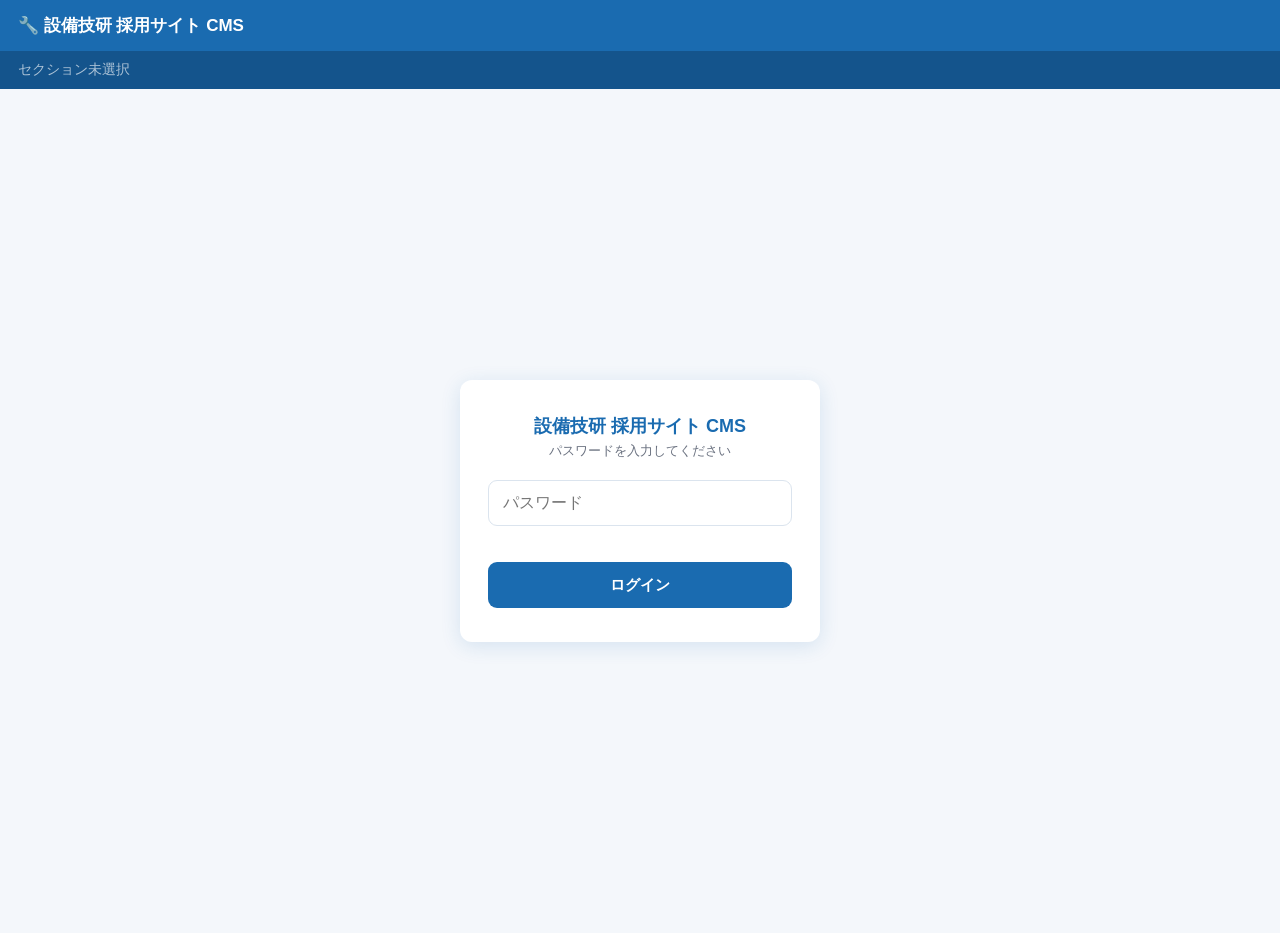
<file: cms.html>
<!doctype html>
<html lang="ja">
<head>
<meta charset="utf-8">
<meta name="viewport" content="width=device-width, initial-scale=1">
<meta name="robots" content="noindex, nofollow">
<title>設備技研 採用サイト CMS</title>
<style>
  :root {
    --brand: #1A6BB0;
    --brand-dark: #14548c;
    --brand-light: #eaf2fa;
    --text: #1f2937;
    --text-sub: #6b7280;
    --border: #dbe4ee;
    --success: #1e9e5a;
    --success-light: #e8f8ee;
    --danger: #d64545;
    --danger-light: #fdecec;
    --radius: 12px;
  }

  * { box-sizing: border-box; }

  body {
    margin: 0;
    font-family: "Hiragino Kaku Gothic ProN", "Hiragino Sans", "Yu Gothic", "Meiryo", sans-serif;
    background: #f4f7fb;
    color: var(--text);
    -webkit-font-smoothing: antialiased;
  }

  /* ------- 共通ボタン（44px以上のタップ領域を確保） ------- */
  .btn {
    display: inline-flex;
    align-items: center;
    justify-content: center;
    gap: 6px;
    border: none;
    border-radius: 9px;
    padding: 12px 20px;
    min-height: 46px;
    font-size: 15px;
    font-weight: 700;
    cursor: pointer;
    transition: background 0.15s ease, transform 0.1s ease;
  }
  .btn:active { transform: scale(0.98); }

  .btn-primary { background: var(--brand); color: #fff; width: 100%; }
  .btn-primary:hover { background: var(--brand-dark); }

  .btn-outline {
    background: #fff;
    color: var(--brand);
    border: 2px solid var(--brand);
    padding: 10px 18px;
  }
  .btn-outline:hover { background: var(--brand-light); }

  .btn-save { background: var(--success); color: #fff; padding: 10px 18px; }
  .btn-save:hover { filter: brightness(0.95); }
  .btn-save:disabled { opacity: 0.6; cursor: default; }

  .btn-cancel {
    background: #fff;
    color: var(--text-sub);
    border: 2px solid var(--border);
    padding: 10px 18px;
  }

  /* ------- ヘッダー ------- */
  header.app-header {
    position: sticky;
    top: 0;
    z-index: 20;
    background: var(--brand);
    color: #fff;
  }
  .app-header__top {
    padding: 14px 18px;
    font-size: 17px;
    font-weight: 700;
    display: flex;
    align-items: center;
    gap: 8px;
  }
  /* 今どのセクションを編集しているか常に見える帯 */
  .app-header__section {
    background: var(--brand-dark);
    padding: 10px 18px;
    font-size: 14px;
    font-weight: 700;
    display: flex;
    align-items: center;
    gap: 8px;
    min-height: 22px;
  }
  .app-header__section .dot {
    width: 8px;
    height: 8px;
    border-radius: 50%;
    background: #7fd6a0;
    flex: 0 0 auto;
  }
  .app-header__section.is-empty {
    color: rgba(255,255,255,0.65);
    font-weight: 500;
  }

  /* ------- 保存トースト（画面上部に表示） ------- */
  .toast-wrap {
    position: fixed;
    top: 14px;
    left: 0;
    right: 0;
    display: flex;
    justify-content: center;
    z-index: 50;
    pointer-events: none;
  }
  .toast {
    pointer-events: auto;
    display: flex;
    align-items: center;
    gap: 8px;
    padding: 14px 22px;
    border-radius: 10px;
    font-size: 15px;
    font-weight: 700;
    box-shadow: 0 8px 24px rgba(0,0,0,0.18);
    transform: translateY(-30px);
    opacity: 0;
    transition: transform 0.25s ease, opacity 0.25s ease;
    max-width: 90vw;
  }
  .toast.is-visible { transform: translateY(0); opacity: 1; }
  .toast.toast-success { background: var(--success); color: #fff; }
  .toast.toast-error { background: var(--danger); color: #fff; }

  main {
    max-width: 720px;
    margin: 0 auto;
    padding: 20px 16px 60px;
  }

  /* ------- ログイン画面 ------- */
  .login-wrap {
    min-height: calc(100vh - 56px);
    display: flex;
    align-items: center;
    justify-content: center;
    padding: 20px;
  }

  .login-card {
    background: #fff;
    border-radius: var(--radius);
    padding: 34px 28px;
    width: 100%;
    max-width: 360px;
    box-shadow: 0 4px 20px rgba(26, 107, 176, 0.14);
    text-align: center;
  }

  .login-card h1 {
    font-size: 18px;
    color: var(--brand);
    margin: 0 0 4px;
  }

  .login-card p.sub {
    font-size: 13px;
    color: var(--text-sub);
    margin: 0 0 20px;
  }

  .login-card input[type="password"] {
    width: 100%;
    padding: 13px 14px;
    font-size: 16px;
    min-height: 46px;
    border: 1px solid var(--border);
    border-radius: 9px;
    margin-bottom: 12px;
  }

  .login-card input[type="password"]:focus {
    outline: none;
    border-color: var(--brand);
  }

  .error-msg {
    color: var(--danger);
    font-size: 13px;
    margin: -4px 0 12px;
    min-height: 16px;
  }

  /* ------- 管理画面 ------- */
  .toolbar { margin-bottom: 18px; }
  .toolbar label {
    display: block;
    font-size: 13px;
    font-weight: 700;
    color: var(--text-sub);
    margin-bottom: 6px;
  }

  .toolbar select {
    width: 100%;
    padding: 12px 14px;
    min-height: 48px;
    font-size: 16px;
    font-weight: 700;
    border: 1px solid var(--border);
    border-radius: 9px;
    background: #fff;
    color: var(--text);
  }

  .toolbar select:focus { outline: none; border-color: var(--brand); }

  .status-line {
    font-size: 13px;
    color: var(--text-sub);
    margin-bottom: 14px;
    min-height: 18px;
  }

  .status-line.loading::before { content: "⏳ "; }

  /* ------- 編集カード：labelを主役に、content_keyは補助情報として控えめに ------- */
  .row-card {
    background: #fff;
    border: 1px solid var(--border);
    border-radius: var(--radius);
    padding: 18px 18px 16px;
    margin-bottom: 14px;
    box-shadow: 0 2px 8px rgba(15, 60, 100, 0.05);
  }

  .row-card .row-label {
    font-size: 17px;
    font-weight: 800;
    color: var(--brand-dark);
    line-height: 1.4;
    margin-bottom: 3px;
  }

  .row-card .row-key {
    font-size: 11px;
    color: var(--text-sub);
    font-family: monospace;
    margin-bottom: 12px;
    opacity: 0.75;
  }

  .row-card .row-value {
    font-size: 15px;
    line-height: 1.7;
    white-space: pre-line;
    word-break: break-word;
    color: var(--text);
    background: #f8fafc;
    border-radius: 8px;
    padding: 10px 12px;
    margin-bottom: 12px;
  }

  .row-card textarea {
    width: 100%;
    min-height: 100px;
    font-size: 16px;
    line-height: 1.6;
    font-family: inherit;
    padding: 12px;
    border: 2px solid var(--brand);
    border-radius: 9px;
    margin-bottom: 12px;
    resize: vertical;
  }
  .row-card textarea:focus { outline: none; }

  .row-actions {
    display: flex;
    gap: 10px;
    flex-wrap: wrap;
    align-items: center;
  }

  .empty-msg {
    text-align: center;
    color: var(--text-sub);
    font-size: 14px;
    padding: 34px 0;
  }

  .hidden { display: none !important; }

  @media (max-width: 480px) {
    .row-actions { width: 100%; }
    .row-actions .btn { flex: 1; }
  }
</style>
</head>
<body>

<!-- 保存結果トースト（画面上部） -->
<div class="toast-wrap">
  <div class="toast" id="toast"></div>
</div>

<header class="app-header">
  <div class="app-header__top">🔧 設備技研 採用サイト CMS</div>
  <div class="app-header__section is-empty" id="section-indicator">セクション未選択</div>
</header>

<!-- ログイン画面 -->
<div id="login-screen" class="login-wrap">
  <div class="login-card">
    <h1>設備技研 採用サイト CMS</h1>
    <p class="sub">パスワードを入力してください</p>
    <input type="password" id="password-input" placeholder="パスワード" autocomplete="off">
    <p class="error-msg" id="login-error"></p>
    <button class="btn btn-primary" id="login-btn">ログイン</button>
  </div>
</div>

<!-- 管理画面 -->
<main id="cms-screen" class="hidden">
  <div class="toolbar">
    <label for="section-select">編集するセクション</label>
    <select id="section-select">
      <option value="">セクションを選択してください</option>
      <option value="section01">Section 01</option>
      <option value="section02">Section 02</option>
      <option value="section03">Section 03</option>
      <option value="section04">Section 04</option>
      <option value="section05">Section 05</option>
      <option value="section06">Section 06</option>
      <option value="section07">Section 07</option>
      <option value="section08">Section 08</option>
      <option value="section09">Section 09</option>
      <option value="section10">Section 10</option>
      <option value="section11">Section 11</option>
      <option value="section12">Section 12</option>
    </select>
  </div>

  <p class="status-line" id="status-line"></p>

  <div id="row-list"></div>
</main>

<script>
(function () {
  // ==== 設定 ====
  const SUPABASE_URL = "https://ifquxxwvloqxbaeoitos.supabase.co";
  const SUPABASE_ANON_KEY = "sb_publishable_cH1wKeeqENGqkbFbsekDtQ_2ZFOrKla";
  const TABLE_NAME = "site_content";
  const CMS_PASSWORD = "setsubi2026";

  // ==== 要素取得 ====
  const loginScreen = document.getElementById("login-screen");
  const cmsScreen = document.getElementById("cms-screen");
  const passwordInput = document.getElementById("password-input");
  const loginBtn = document.getElementById("login-btn");
  const loginError = document.getElementById("login-error");
  const sectionSelect = document.getElementById("section-select");
  const sectionIndicator = document.getElementById("section-indicator");
  const statusLine = document.getElementById("status-line");
  const rowList = document.getElementById("row-list");
  const toast = document.getElementById("toast");

  // ==== ログイン処理 ====
  function tryLogin() {
    if (passwordInput.value === CMS_PASSWORD) {
      loginError.textContent = "";
      loginScreen.classList.add("hidden");
      cmsScreen.classList.remove("hidden");
    } else {
      loginError.textContent = "パスワードが違います。";
    }
  }

  loginBtn.addEventListener("click", tryLogin);
  passwordInput.addEventListener("keydown", function (e) {
    if (e.key === "Enter") tryLogin();
  });

  // ==== トースト表示（画面上部に「✅ 保存しました！」等を出す） ====
  let toastTimer = null;
  function showToast(message, type) {
    clearTimeout(toastTimer);
    toast.textContent = message;
    toast.className = "toast " + (type === "error" ? "toast-error" : "toast-success");
    // 描画を1フレーム待ってからクラスを付けるとアニメーションが確実に発火する
    requestAnimationFrame(function () {
      toast.classList.add("is-visible");
    });
    toastTimer = setTimeout(function () {
      toast.classList.remove("is-visible");
    }, 2600);
  }

  // ==== 今編集中のセクションを常に表示 ====
  function updateSectionIndicator(section, label) {
    if (!section) {
      sectionIndicator.textContent = "セクション未選択";
      sectionIndicator.classList.add("is-empty");
      return;
    }
    sectionIndicator.classList.remove("is-empty");
    sectionIndicator.innerHTML = '<span class="dot"></span>編集中：' + (label || section);
  }

  // ==== セクション切り替え ====
  sectionSelect.addEventListener("change", function () {
    const section = sectionSelect.value;
    const selectedLabel = sectionSelect.options[sectionSelect.selectedIndex].text;
    rowList.innerHTML = "";
    if (!section) {
      statusLine.textContent = "";
      updateSectionIndicator(null);
      return;
    }
    updateSectionIndicator(section, selectedLabel);
    loadSection(section);
  });

  // ==== データ取得 ====
  async function loadSection(section) {
    statusLine.textContent = "読み込み中です...";
    statusLine.classList.add("loading");
    rowList.innerHTML = "";

    try {
      const url = `${SUPABASE_URL}/rest/v1/${TABLE_NAME}?select=content_key,label,value&section=eq.${encodeURIComponent(section)}&order=content_key.asc`;
      const res = await fetch(url, {
        headers: {
          apikey: SUPABASE_ANON_KEY,
          Authorization: `Bearer ${SUPABASE_ANON_KEY}`
        }
      });

      if (!res.ok) {
        throw new Error(`データ取得に失敗しました (status: ${res.status})`);
      }

      const rows = await res.json();
      statusLine.classList.remove("loading");

      if (rows.length === 0) {
        statusLine.textContent = "";
        rowList.innerHTML = '<p class="empty-msg">このセクションにはデータがありません。</p>';
        return;
      }

      statusLine.textContent = `${rows.length}件の項目があります。`;
      rows.forEach(renderRow);
    } catch (err) {
      statusLine.classList.remove("loading");
      statusLine.textContent = "";
      rowList.innerHTML = `<p class="empty-msg">⚠️ 読み込みに失敗しました。${err.message}</p>`;
      console.log("Supabase取得エラー:", err);
    }
  }

  // ==== 1行分のカードを描画（labelを主役、content_keyは小さく補助表示） ====
  function renderRow(row) {
    const card = document.createElement("div");
    card.className = "row-card";

    const labelEl = document.createElement("div");
    labelEl.className = "row-label";
    labelEl.textContent = row.label || row.content_key;
    card.appendChild(labelEl);

    const keyEl = document.createElement("div");
    keyEl.className = "row-key";
    keyEl.textContent = row.content_key;
    card.appendChild(keyEl);

    const valueEl = document.createElement("div");
    valueEl.className = "row-value";
    valueEl.textContent = row.value || "";
    card.appendChild(valueEl);

    const actions = document.createElement("div");
    actions.className = "row-actions";

    const editBtn = document.createElement("button");
    editBtn.className = "btn btn-outline";
    editBtn.textContent = "編集";
    actions.appendChild(editBtn);

    card.appendChild(actions);
    rowList.appendChild(card);

    editBtn.addEventListener("click", function () {
      startEdit(card, valueEl, actions, row);
    });
  }

  // ==== 編集モードに切り替え ====
  function startEdit(card, valueEl, actions, row) {
    const currentValue = row.value || "";

    const textarea = document.createElement("textarea");
    textarea.value = currentValue;
    card.insertBefore(textarea, actions);
    valueEl.classList.add("hidden");
    textarea.focus();

    actions.innerHTML = "";

    const saveBtn = document.createElement("button");
    saveBtn.className = "btn btn-save";
    saveBtn.textContent = "保存";

    const cancelBtn = document.createElement("button");
    cancelBtn.className = "btn btn-cancel";
    cancelBtn.textContent = "キャンセル";

    actions.appendChild(saveBtn);
    actions.appendChild(cancelBtn);

    cancelBtn.addEventListener("click", function () {
      textarea.remove();
      valueEl.classList.remove("hidden");
      resetActions(actions, card, valueEl, row);
    });

    saveBtn.addEventListener("click", async function () {
      const newValue = textarea.value;
      saveBtn.disabled = true;
      saveBtn.textContent = "保存中...";

      try {
        await updateValue(row.content_key, newValue);
        row.value = newValue;
        valueEl.textContent = newValue;
        textarea.remove();
        valueEl.classList.remove("hidden");
        resetActions(actions, card, valueEl, row);
        showToast("✅ 保存しました！", "success");
      } catch (err) {
        saveBtn.disabled = false;
        saveBtn.textContent = "保存";
        showToast("❌ 保存に失敗しました", "error");
        console.log("Supabase更新エラー:", err);
      }
    });
  }

  // ==== ボタンを「編集」ボタンだけの状態に戻す ====
  function resetActions(actions, card, valueEl, row) {
    actions.innerHTML = "";

    const editBtn = document.createElement("button");
    editBtn.className = "btn btn-outline";
    editBtn.textContent = "編集";
    actions.appendChild(editBtn);

    editBtn.addEventListener("click", function () {
      startEdit(card, valueEl, actions, row);
    });
  }

  // ==== Supabaseへの更新リクエスト ====
  async function updateValue(contentKey, newValue) {
    const url = `${SUPABASE_URL}/rest/v1/${TABLE_NAME}?content_key=eq.${encodeURIComponent(contentKey)}`;
    const res = await fetch(url, {
      method: "PATCH",
      headers: {
        apikey: SUPABASE_ANON_KEY,
        Authorization: `Bearer ${SUPABASE_ANON_KEY}`,
        "Content-Type": "application/json",
        Prefer: "return=minimal"
      },
      body: JSON.stringify({ value: newValue })
    });

    if (!res.ok) {
      const text = await res.text();
      throw new Error(`status: ${res.status} ${text}`);
    }
  }
})();
</script>

</body>
</html>
</file>
<file: css/style.css>
/* 共通設定：以降のセクションでも共有します。 */
:root {
  --color-primary: #034589;
  --color-primary-deep: #003573;
  --color-accent: #008bd0;
  --color-label: #42afe0;
  --color-on-blue: #ffffff;
  --color-card-text: #064589;
  --color-surface: #ffffff;
  --page-background: #eef7fc;
  --page-max-width: 1440px;
  --font-sans: "Noto Sans JP", "Noto Sans CJK JP", "Hiragino Sans",
               "Hiragino Kaku Gothic ProN", "Yu Gothic", "Meiryo", sans-serif;
}
*, *::before, *::after { box-sizing: border-box; }
html { background: var(--page-background); -webkit-text-size-adjust: 100%; }
body { margin: 0; font-family: var(--font-sans); color: var(--color-card-text); -webkit-font-smoothing: antialiased; }
img { display: block; max-width: 100%; height: auto; }
figure, h1, h2, p { margin: 0; }
.lp { width: 100%; max-width: var(--page-max-width); margin-inline: auto; container-type: inline-size; }
::selection { color: #fff; background: #0085c7; }
</file>
<file: css/sections/section-01.css>
/*
 SECTION 01専用スタイル。
 PCは1024px幅の元デザインを基準に比例配置。
 cqw = 親のLP幅の1%。例：6.25cqwは1024px幅で64pxです。
 写真の余白は元ファイルに残し、表示時のみCSSでトリミングします。
*/
.recruit-intro {
  position: relative; isolation: isolate; overflow: hidden;
  color: var(--color-on-blue); background: var(--color-primary);
}
.intro__visual { position: absolute; inset: 0; z-index: -1; overflow: hidden; pointer-events: none; }
.intro__photo { position: absolute; overflow: hidden; margin: 0; }
.intro__photo img { width: 100%; height: 100%; object-fit: cover; }
/* 写真の見せる範囲はここで調整します。 */
.intro__photo--technician { inset: 0; }
.intro__photo--technician img {
  width: 87%; max-width: none; height: auto;
  position: absolute; left: 14.5%; top: -.8cqw;
}
.intro__photo--office {
  z-index: 1; right: -1%; top: 27cqw; width: 59%; height: 53cqw;
  /* 画像の矩形の余白は残したまま、表示時だけ別PNGでマスクします。 */
  -webkit-mask: url("../../assets/section-01/masks/office-photo-mask.png") center / 100% 100% no-repeat;
  mask: url("../../assets/section-01/masks/office-photo-mask.png") center / 100% 100% no-repeat;
}
.intro__photo--office img {
  object-position: 71% 50%; transform: none;
}
/* 背景画像は個別PNG。見せる形だけCSSで切り抜きます。 */
.intro__blue-shape {
  z-index: 2; position: absolute; inset: 0;
  background: url("../../assets/section-01/backgrounds/blue-geometric-shape.png") center / 100% 100% no-repeat;
  /* 幾何学形状と透過をPNGに保存済み。 */
}
.intro__accent-band {
  position: absolute; inset: auto 0 0; height: 11.45cqw;
  background: url("../../assets/section-01/backgrounds/accent-band.png") center / 100% 100% no-repeat;
}
.intro__content { position: relative; padding: 3.6cqw 3.42cqw 4.5cqw; }
.intro__label {
  font-size: 1.7cqw; font-weight: 700; line-height: 1.5;
  letter-spacing: .09em; color: var(--color-label);
}
.intro__lead {
  display: table; max-width: 64cqw;
  margin-top: 2.8cqw; margin-left: -.9cqw;
  padding: .76cqw 3.25cqw .8cqw 1.72cqw;
  background: url("../../assets/section-01/backgrounds/lead-ribbon.png") center / 100% 100% no-repeat;
  clip-path: polygon(0 0,100% 0,96.5% 100%,0 100%);
  font-size: 1.85cqw; line-height: 1.55; font-weight: 800; letter-spacing: .055em;
}
.intro__title {
  width: 64cqw; margin-top: 2.5cqw; margin-left: -.32cqw;
  font-size: 6.15cqw; line-height: 1.45; font-weight: 900;
  letter-spacing: .018em; font-feature-settings: "palt"; overflow-wrap: anywhere;
}
.intro__title > span { display: block; }
.intro__body {
  width: 59.5cqw; margin-top: 2.15cqw;
  font-size: 1.7578cqw; line-height: 2.1; font-weight: 700;
  letter-spacing: .015em; line-break: strict; overflow-wrap: anywhere;
}
.intro__benefits {
  width: 81.05cqw; display: grid;
  grid-template-columns: 1.035fr .915fr 1.075fr; gap: 1.05cqw;
  padding: 0; margin: 3.4cqw 0 0; list-style: none;
}
.benefit {
  min-width: 0; display: flex; align-items: center;
  gap: 2.05cqw; padding: 1.65cqw 2.1cqw; min-height: 10.25cqw;
  background: var(--color-surface); border: 1px solid rgba(210,227,240,.95);
  border-radius: .48cqw; color: var(--color-card-text);
  box-shadow: 0 .2cqw .9cqw rgba(0,49,100,.09);
}
.benefit__icon { flex: 0 0 6.35cqw; width: 6.35cqw; height: 6.35cqw; object-fit: contain; }
.benefit__copy { flex: 1; min-width: 0; }
.benefit h2 {
  font-size: 2.52cqw; line-height: 1.35; font-weight: 900;
  letter-spacing: .01em; white-space: nowrap;
}
.benefit p { margin-top: .45cqw; font-size: 1.43cqw; line-height: 1.6; font-weight: 700; white-space: nowrap; }

/* スマホでは写真の配置とカードの並びを変更。文章は同じです。 */
@media (max-width: 767px) {
  .recruit-intro {
    /* 見出しの高さに合わせて写真帯の位置を追従させます。 */
    --intro-photo-top: calc(114px + clamp(18.15px, 5.115vw, 28.05px) + clamp(171.36px, 47.2464vw, 318.24px));
  }
  .intro__content { padding: 25px 22px 30px; }
  .intro__label { font-size: 12px; line-height: 1.5; }
  .intro__lead {
    max-width: 100%; margin: 20px 0 0 -5px; padding: 9px 20px 9px 12px;
    font-size: clamp(11px, 3.1vw, 17px); line-height: 1.65; letter-spacing: .02em;
  }
  .intro__title {
    width: 100%; margin: 21px 0 0 -2px;
    font-size: clamp(28px, 7.72vw, 52px); line-height: 1.53; letter-spacing: .015em;
  }
  .intro__body {
    width: 100%; margin-top: 280px; font-size: 14px;
    line-height: 1.95; letter-spacing: .015em;
  }
  .intro__body p + p { margin-top: 5px; }
  .intro__photo--technician { inset: var(--intro-photo-top) auto auto 0; width: 60%; height: 240px; }
  .intro__photo--technician img {
    width: 100%; max-width: none; height: 100%; object-fit: cover;
    left: 0; top: 0; object-position: 100% 50%;
  }
  .intro__photo--office {
    top: calc(var(--intro-photo-top) + 20px); right: 0; width: 58%; height: 240px;
    -webkit-mask: none; mask: none;
    clip-path: polygon(16% 0,100% 0,100% 100%,0 100%);
  }
  .intro__photo--office img { object-position: 65% 50%; transform: none; }
  .intro__blue-shape {
    background: url("../../assets/section-01/backgrounds/blue-geometric-overlay.png") center / 100% 100% no-repeat;
    inset: 0 0 auto; height: var(--intro-photo-top); clip-path: none;
  }
  .intro__visual::after {
    content: ""; z-index: 3; position: absolute; inset: calc(var(--intro-photo-top) + 210px) 0 0;
    background: linear-gradient(180deg,transparent 0,var(--color-primary) 60px,var(--color-primary) 100%);
  }
  .intro__accent-band { height: 18%; z-index: 1; }
  .intro__benefits {
    position: relative; z-index: 2; width: 100%; grid-template-columns: 1fr;
    gap: 10px; margin-top: 25px;
  }
  .benefit { min-height: 84px; gap: 20px; padding: 15px 22px; border-radius: 6px; }
  .benefit__icon { flex-basis: 52px; width: 52px; height: 52px; }
  .benefit h2 { font-size: 22px; line-height: 1.4; }
  .benefit p { margin-top: 3px; font-size: 13px; line-height: 1.6; }
}
@media (min-width: 480px) and (max-width: 767px) {
  .intro__content { padding-inline: 34px; }
  .intro__body { margin-top: 280px; font-size: 16px; }
}
@media (max-width: 359px) {
  .intro__content { padding-inline: 17px; }
  .intro__body { font-size: 13px; margin-top: 280px; }
  .benefit { gap: 16px; padding-inline: 18px; }
  .benefit h2 { font-size: 21px; }
}

@media (min-width: 768px) {
  #benefit-salary h2 { font-size: 2.4cqw; }
}
</file>
<file: css/sections/section-02.css>
/* SECTION 02専用スタイル。SECTION 01へ追加する形で読み込みます。 */
.fit-section {
  position: relative;
  overflow: hidden;
  background: #eef8fd;
  color: #064589;
}
.fit-section__bg {
  position: absolute;
  inset: 0;
  background: url("../../assets/section-02/backgrounds/section-02-soft-bg.webp") center / cover no-repeat;
  opacity: .86;
  pointer-events: none;
}
.fit-section__dots {
  position: absolute;
  right: 0;
  top: 2cqw;
  width: 20cqw;
  height: 25cqw;
  background: url("../../assets/section-02/backgrounds/dot-pattern.png") center / 17cqw 17cqw repeat;
  opacity: .38;
  mask-image: linear-gradient(90deg, transparent 0%, #000 35%, #000 100%);
  pointer-events: none;
}
.fit-section__inner {
  position: relative;
  padding: 4.2cqw 3.55cqw 4.1cqw;
}
.fit-section__label {
  color: #42afe0;
  font-size: 1.7cqw;
  font-weight: 800;
  letter-spacing: .09em;
  line-height: 1.5;
}
.fit-section__title {
  margin: 2.4cqw 0 0 5.5cqw;
  width: 75cqw;
  font-size: 4.65cqw;
  line-height: 1.33;
  font-weight: 900;
  letter-spacing: .02em;
  color: #064589;
}
.fit-section__title span { display: block; }
.fit-section__underline {
  width: 6.5cqw;
  height: .32cqw;
  margin: 1.8cqw 0 0 5.5cqw;
  background: #0c67b7;
}
.fit-cards {
  list-style: none;
  padding: 0;
  margin: 2.25cqw 0 0 1.7cqw;
  display: grid;
  grid-template-columns: repeat(5, minmax(0, 1fr));
  gap: 1.2cqw;
}
.fit-card {
  min-height: 21.2cqw;
  padding: 2.0cqw 1.1cqw 1.6cqw;
  border-radius: 1.1cqw;
  background: rgba(255,255,255,.94);
  border: 1px solid rgba(205,224,236,.9);
  box-shadow: 0 .45cqw 1.6cqw rgba(1,70,130,.10);
  display: flex;
  flex-direction: column;
  align-items: center;
  justify-content: flex-start;
  text-align: center;
}
.fit-card__icon {
  width: 8.15cqw;
  height: 8.15cqw;
  object-fit: contain;
  margin-bottom: 1.1cqw;
}
.fit-card p {
  font-size: 1.55cqw;
  line-height: 1.62;
  font-weight: 800;
  letter-spacing: .005em;
  color: #111;
}
.fit-reassurance {
  position: relative;
  margin: 2.3cqw 1.7cqw 0;
  min-height: 12.2cqw;
  overflow: hidden;
  border-radius: 1cqw;
  background: rgba(255,255,255,.94);
  border: 1px solid rgba(205,224,236,.9);
  box-shadow: 0 .35cqw 1.4cqw rgba(1,70,130,.08);
}
.fit-reassurance__message {
  position: relative;
  z-index: 2;
  width: 58%;
  min-height: 12.2cqw;
  padding: 2.2cqw 2.2cqw 2.2cqw 3.6cqw;
  display: flex;
  align-items: center;
  gap: 2.2cqw;
  background: linear-gradient(90deg, rgba(255,255,255,1) 72%, rgba(255,255,255,.93) 84%, rgba(255,255,255,0) 100%);
}
.fit-reassurance__icon {
  flex: 0 0 8cqw;
  width: 8cqw;
  height: 8cqw;
  object-fit: contain;
}
.fit-reassurance__message p {
  color: #064589;
  font-size: 1.75cqw;
  line-height: 1.75;
  font-weight: 800;
}
.fit-reassurance__message span,
.fit-reassurance__message strong { display: block; }
.fit-reassurance__message strong { font-size: 1.85cqw; }
.fit-reassurance__photo {
  position: absolute;
  right: 0;
  top: 0;
  width: 48%;
  height: 100%;
  margin: 0;
  overflow: hidden;
  clip-path: polygon(8% 0,100% 0,100% 100%,0 100%);
}
.fit-reassurance__photo img {
  width: 100%;
  height: 100%;
  object-fit: cover;
  object-position: 53% 45%;
}

@media (max-width: 767px) {
  .fit-section__inner { padding: 30px 18px 34px; }
  .fit-section__label { font-size: 12px; }
  .fit-section__title {
    margin: 18px 0 0;
    width: 100%;
    font-size: clamp(28px, 8.0vw, 44px);
    line-height: 1.38;
  }
  .fit-section__underline { width: 54px; height: 3px; margin: 14px 0 0; }
  .fit-section__dots { width: 45vw; height: 55vw; top: 0; background-size: 140px 140px; }
  .fit-cards {
    margin: 24px 0 0;
    grid-template-columns: repeat(2, minmax(0, 1fr));
    gap: 10px;
  }
  .fit-card {
    min-height: 210px;
    padding: 20px 12px 17px;
    border-radius: 10px;
  }
  .fit-card__icon { width: 70px; height: 70px; margin-bottom: 10px; }
  .fit-card p { font-size: 14px; line-height: 1.62; }
  .fit-card:last-child { grid-column: 1 / -1; min-height: 190px; }
  .fit-reassurance {
    margin: 20px 0 0;
    min-height: 0;
    border-radius: 10px;
  }
  .fit-reassurance__message {
    width: 100%;
    min-height: 0;
    padding: 22px 18px;
    gap: 14px;
    background: #fff;
  }
  .fit-reassurance__icon { flex-basis: 64px; width: 64px; height: 64px; }
  .fit-reassurance__message p { font-size: 14px; line-height: 1.65; }
  .fit-reassurance__message strong { font-size: 15px; }
  .fit-reassurance__photo {
    position: relative;
    width: 100%;
    height: 180px;
    clip-path: none;
  }
  .fit-reassurance__photo img { object-position: 50% 40%; }
}
@media (max-width: 419px) {
  .fit-cards { grid-template-columns: 1fr; }
  .fit-card, .fit-card:last-child { grid-column: auto; min-height: 175px; }
}
</file>
<file: css/sections/section-03.css>
/* SECTION 03｜設備技研が選ばれる理由 */
.reasons-section {
  position: relative;
  overflow: hidden;
  padding: clamp(32px, 5.4vw, 78px) clamp(18px, 3.7vw, 54px) clamp(44px, 6.5vw, 94px);
  background:
    radial-gradient(circle at 84% 4%, rgba(52, 153, 223, .17), transparent 31%),
    radial-gradient(circle at 8% 40%, rgba(86, 174, 225, .09), transparent 30%),
    linear-gradient(180deg, #f4fbff 0%, #eef8fd 100%);
}
.reasons-section::before {
  content: "";
  position: absolute;
  inset: 0;
  pointer-events: none;
  opacity: .35;
  background-image: radial-gradient(circle, rgba(13, 108, 176, .22) 1px, transparent 1.4px);
  background-size: 22px 22px;
  mask-image: linear-gradient(90deg, #000 0, transparent 22%, transparent 78%, #000 100%);
}
.reasons-section__hero,
.reasons-section__list { position: relative; z-index: 1; }
.reasons-section__hero {
  display: grid;
  grid-template-columns: minmax(0, 1.05fr) minmax(360px, .95fr);
  min-height: clamp(250px, 28vw, 390px);
  margin-bottom: clamp(18px, 2vw, 28px);
}
.reasons-section__hero-copy {
  align-self: center;
  padding: clamp(8px, 2vw, 28px) clamp(12px, 2.8vw, 40px) clamp(18px, 3vw, 44px) 0;
}
.reasons-section__label {
  margin-bottom: clamp(18px, 2.2vw, 30px);
  color: #084d8e;
  font-size: clamp(12px, 1.35vw, 17px);
  font-weight: 800;
  letter-spacing: .04em;
}
.reasons-section__title {
  display: grid;
  gap: clamp(8px, 1vw, 14px);
  color: #111;
  font-size: clamp(28px, 3.55vw, 52px);
  font-weight: 900;
  line-height: 1.28;
  letter-spacing: .03em;
}
.reasons-section__title-accent { color: #064d92; }
.reasons-section__underline {
  width: clamp(42px, 5vw, 72px);
  height: 4px;
  margin-top: clamp(18px, 2vw, 30px);
  background: #0d62ad;
}
.reasons-section__hero-visual { position: relative; min-height: 100%; }
.reasons-section__hero-photo { position: absolute; overflow: hidden; margin: 0; }
.reasons-section__hero-photo img { width: 100%; height: 100%; object-fit: cover; }
.reasons-section__hero-photo--male {
  inset: 0 24% 0 0;
  clip-path: polygon(27% 0, 100% 0, 77% 100%, 0 100%);
}
.reasons-section__hero-photo--male img { object-position: 52% 34%; }
.reasons-section__hero-photo--female {
  inset: 18% -3% 0 60%;
  clip-path: polygon(26% 0, 100% 0, 100% 100%, 0 100%);
}
.reasons-section__hero-photo--female img { object-position: 50% 44%; }
.reasons-section__hero-ribbon {
  position: absolute;
  width: 42%;
  height: 34%;
  top: -9%;
  right: -6%;
  transform: skewX(-27deg) rotate(-1deg);
  background: linear-gradient(135deg, #0e5ebb 0%, #0265c3 55%, #052f8d 100%);
  clip-path: polygon(35% 0, 100% 0, 68% 100%, 0 100%);
}
.reasons-section__list { display: grid; gap: clamp(16px, 1.8vw, 26px); }
.reason-card {
  display: grid;
  grid-template-columns: clamp(130px, 14.5vw, 194px) minmax(0, 1fr) clamp(230px, 28vw, 390px);
  min-height: clamp(215px, 23vw, 330px);
  background: rgba(255, 255, 255, .96);
  border: 1px solid rgba(5, 83, 143, .08);
  border-radius: 14px;
  box-shadow: 0 8px 22px rgba(13, 75, 120, .10);
  overflow: hidden;
}
.reason-card__index {
  position: relative;
  display: flex;
  flex-direction: column;
  align-items: center;
  padding: clamp(25px, 2.7vw, 38px) clamp(16px, 1.8vw, 26px);
  color: #0754a0;
}
.reason-card__index::after {
  content: "";
  position: absolute;
  top: 12%; bottom: 12%; right: 0;
  width: 1px;
  background: #c9dbea;
}
.reason-card__eyebrow { align-self: flex-start; font-size: clamp(11px, 1vw, 14px); font-weight: 800; letter-spacing: .04em; }
.reason-card__number { align-self: flex-start; margin-top: 1px; font-size: clamp(40px, 4.2vw, 62px); font-weight: 900; line-height: 1; }
.reason-card__icon { width: clamp(66px, 7vw, 104px); height: clamp(66px, 7vw, 104px); margin-top: auto; object-fit: contain; }
.reason-card__content { align-self: center; padding: clamp(24px, 3.2vw, 44px) clamp(24px, 3.2vw, 46px); }
.reason-card__content h3 { margin: 0 0 clamp(17px, 1.8vw, 26px); color: #064b8f; font-size: clamp(22px, 2.35vw, 34px); font-weight: 900; line-height: 1.28; }
.reason-card__body { display: grid; gap: clamp(6px, .65vw, 10px); color: #111; font-size: clamp(13px, 1.3vw, 18px); font-weight: 650; line-height: 1.65; }
.reason-card__photo { height: 100%; padding: clamp(14px, 1.5vw, 21px); margin: 0; }
.reason-card__photo img { width: 100%; height: 100%; min-height: 190px; object-fit: cover; border-radius: 6px; }
#reason-01 .reason-card__photo img { object-position: 50% 42%; }
#reason-02 .reason-card__photo img { object-position: 50% 48%; }
#reason-03 .reason-card__photo img { object-position: 51% 37%; }
#reason-04 .reason-card__photo img { object-position: 50% 43%; }
#reason-05 .reason-card__photo img { object-position: 50% 50%; }

@media (max-width: 860px) {
  .reasons-section { padding-inline: clamp(16px, 5vw, 28px); }
  .reasons-section__hero { grid-template-columns: 1fr; }
  .reasons-section__hero-copy { padding-right: 0; }
  .reasons-section__hero-visual { min-height: 310px; margin-inline: -8px; }
  .reasons-section__hero-photo--male { inset: 0 28% 0 0; }
  .reasons-section__hero-photo--female { inset: 22% -2% 0 58%; }
  .reason-card { grid-template-columns: 104px minmax(0, 1fr) 230px; }
  .reason-card__content { padding-inline: 22px; }
}
@media (max-width: 680px) {
  .reasons-section__hero-visual { min-height: 260px; }
  .reason-card {
    grid-template-columns: 90px minmax(0, 1fr);
    grid-template-areas:
      "index content"
      "photo photo";
  }
  .reason-card__index { grid-area: index; padding: 22px 12px 18px; }
  .reason-card__content { grid-area: content; padding: 22px 18px; }
  .reason-card__photo { grid-area: photo; height: 220px; padding: 0 14px 14px; }
  .reason-card__index::after { top: 8%; bottom: 8%; }
  .reason-card__icon { width: 64px; height: 64px; }
  .reason-card__body { font-size: 13px; }
}
@media (max-width: 430px) {
  .reasons-section__title { font-size: clamp(25px, 8.6vw, 36px); }
  .reasons-section__hero-visual { min-height: 220px; }
  .reasons-section__hero-photo--male { inset: 0 25% 0 0; }
  .reasons-section__hero-photo--female { inset: 26% -8% 0 56%; }
  .reason-card { grid-template-columns: 76px minmax(0, 1fr); }
  .reason-card__eyebrow { font-size: 9px; }
  .reason-card__number { font-size: 34px; }
  .reason-card__icon { width: 54px; height: 54px; }
  .reason-card__content h3 { font-size: 20px; }
  .reason-card__content { padding: 20px 14px; }
  .reason-card__photo { height: 190px; }
}
</file>
<file: css/sections/section-04.css>
/* SECTION 04｜仕事紹介 */
.job-section {
  position: relative;
  overflow: hidden;
  padding: clamp(38px, 5.5vw, 72px) clamp(16px, 3vw, 42px) clamp(40px, 5.6vw, 76px);
  background:
    linear-gradient(180deg, #eff8fd 0%, #edf7fc 100%);
}
.job-section::before,
.job-section::after {
  content: "";
  position: absolute;
  inset: 0;
  pointer-events: none;
}
.job-section::before {
  background:
    linear-gradient(145deg, rgba(30,130,206,.18) 0 14%, transparent 14% 76%, rgba(14,93,173,.10) 76% 100%),
    radial-gradient(circle at 85% 10%, rgba(101, 169, 221, .16), transparent 24%),
    radial-gradient(circle at 15% 55%, rgba(68, 160, 218, .09), transparent 28%);
}
.job-section::after {
  background-image: radial-gradient(circle, rgba(13, 108, 176, .18) 1px, transparent 1.4px);
  background-size: 18px 18px;
  mask-image: linear-gradient(90deg, transparent 0, transparent 72%, #000 86%, #000 100%);
  opacity: .55;
}
.job-section__inner { position: relative; z-index: 1; }
.job-section__label {
  margin-bottom: 12px;
  color: #064f95;
  font-size: clamp(12px, 1.2vw, 16px);
  font-weight: 800;
  letter-spacing: .04em;
}
.job-section__title {
  color: #064b8f;
  font-size: clamp(32px, 4vw, 58px);
  font-weight: 900;
  line-height: 1.18;
}
.job-section__underline {
  width: clamp(42px, 5.2vw, 72px);
  height: 4px;
  margin: 16px 0 22px;
  background: #0a5eb1;
}
.job-grid {
  display: grid;
  grid-template-columns: repeat(2, minmax(0, 1fr));
  gap: clamp(14px, 1.8vw, 22px);
}
.job-card {
  display: grid;
  grid-template-columns: minmax(0, 1fr) clamp(160px, 34%, 270px);
  background: rgba(255,255,255,.96);
  border: 1px solid rgba(4, 76, 129, .08);
  border-radius: 12px;
  box-shadow: 0 8px 22px rgba(9, 78, 127, .10);
  overflow: hidden;
}
.job-card--wide {
  grid-column: 1 / -1;
  grid-template-columns: minmax(0, 1fr) clamp(250px, 42%, 420px);
}
.job-card__copy {
  padding: clamp(20px, 2vw, 28px) clamp(20px, 2.2vw, 30px);
}
.job-card__head {
  display: flex;
  align-items: center;
  gap: 10px;
  margin-bottom: 14px;
}
.job-card__icon {
  width: clamp(28px, 3vw, 40px);
  height: clamp(28px, 3vw, 40px);
  object-fit: contain;
  flex: 0 0 auto;
}
.job-card__head h3 {
  color: #064c90;
  font-size: clamp(22px, 2.2vw, 30px);
  font-weight: 900;
  line-height: 1.3;
}
.job-card__body {
  display: grid;
  gap: 4px;
  color: #111;
  font-size: clamp(14px, 1.22vw, 17px);
  line-height: 1.62;
  font-weight: 650;
}
.job-card__photo {
  margin: 0;
  min-height: clamp(172px, 23vw, 260px);
}
.job-card__photo img {
  width: 100%;
  height: 100%;
  object-fit: cover;
}
.day-flow {
  position: relative;
  overflow: hidden;
  padding: clamp(34px, 5vw, 68px) clamp(16px, 3vw, 42px) clamp(44px, 6vw, 84px);
  background: linear-gradient(180deg, #eef8fd 0%, #edf7fb 100%);
}
.day-flow::before,
.day-flow::after { content: ""; position: absolute; inset: 0; pointer-events: none; }
.day-flow::before {
  background:
    linear-gradient(145deg, transparent 0 35%, rgba(59, 142, 212, .12) 35% 58%, transparent 58% 100%),
    radial-gradient(circle at 79% 12%, rgba(86, 168, 224, .16), transparent 27%);
}
.day-flow::after {
  background-image: radial-gradient(circle, rgba(11, 92, 158, .16) 1px, transparent 1.4px);
  background-size: 18px 18px;
  mask-image: linear-gradient(90deg, transparent 0, transparent 74%, #000 88%, #000 100%);
  opacity: .5;
}
.day-flow__inner { position: relative; z-index: 1; }
.day-flow__label {
  margin-bottom: 12px;
  color: #064f95;
  font-size: clamp(12px, 1.2vw, 16px);
  font-weight: 800;
  letter-spacing: .04em;
}
.day-flow__title {
  color: #064b8f;
  font-size: clamp(32px, 4vw, 58px);
  font-weight: 900;
  line-height: 1.2;
}
.day-flow__columns {
  display: grid;
  grid-template-columns: repeat(2, minmax(0, 1fr));
  gap: clamp(12px, 1.8vw, 20px);
  margin-top: 24px;
}
.flow-panel {
  background: rgba(255,255,255,.96);
  border: 1px solid rgba(4, 76, 129, .08);
  border-radius: 10px;
  box-shadow: 0 8px 22px rgba(9, 78, 127, .10);
  overflow: hidden;
}
.flow-panel__heading {
  padding: 12px 20px;
  background: linear-gradient(180deg, #0c69bb 0%, #0756a0 100%);
  color: #fff;
  font-size: clamp(18px, 1.8vw, 25px);
  font-weight: 900;
  text-align: center;
}
.timeline {
  list-style: none;
  margin: 0;
  padding: 16px 18px 20px;
  display: grid;
  gap: 0;
}
.timeline__item {
  position: relative;
  display: grid;
  grid-template-columns: 86px minmax(0, 1fr) 94px;
  gap: 14px;
  padding: 14px 0;
  align-items: start;
}
.timeline__item:not(:last-child)::after {
  content: "";
  position: absolute;
  left: 13px;
  top: 32px;
  bottom: -8px;
  width: 2px;
  background: #1168bb;
}
.timeline__time {
  position: relative;
  padding-left: 28px;
  color: #064d91;
  font-size: clamp(15px, 1.25vw, 20px);
  font-weight: 900;
  line-height: 1.2;
}
.timeline__time::before {
  content: "";
  position: absolute;
  left: 7px;
  top: 5px;
  width: 12px;
  height: 12px;
  border: 3px solid #1168bb;
  border-radius: 999px;
  background: #fff;
}
.timeline__content h4 {
  margin: 0 0 6px;
  color: #064b8f;
  font-size: clamp(18px, 1.6vw, 24px);
  line-height: 1.3;
  font-weight: 900;
}
.timeline__content p {
  margin: 0;
  color: #111;
  font-size: clamp(12px, 1.08vw, 15px);
  line-height: 1.5;
  font-weight: 650;
}
.timeline__photo { margin: 0; height: 62px; border-radius: 4px; overflow: hidden; }
.timeline__photo img { width: 100%; height: 100%; object-fit: cover; }
.timeline__item:last-child { padding-bottom: 0; }
.timeline__item:last-child .timeline__time::after {
  content: "";
  position: absolute;
  left: 10px;
  bottom: -18px;
  width: 0;
  height: 0;
  border-left: 4px solid transparent;
  border-right: 4px solid transparent;
  border-top: 8px solid #1168bb;
}

@media (max-width: 960px) {
  .job-grid, .day-flow__columns { grid-template-columns: 1fr; }
  .job-card, .job-card--wide { grid-template-columns: minmax(0, 1fr) 240px; }
}
@media (max-width: 720px) {
  .job-card, .job-card--wide {
    grid-template-columns: 1fr;
  }
  .job-card__photo { height: 210px; min-height: 0; }
  .day-flow__columns { gap: 18px; }
  .timeline__item { grid-template-columns: 78px minmax(0, 1fr); }
  .timeline__photo { grid-column: 2; height: 88px; }
}
@media (max-width: 480px) {
  .job-section__title, .day-flow__title { font-size: clamp(26px, 8.8vw, 36px); }
  .flow-panel__heading { font-size: 16px; padding-inline: 12px; }
  .timeline { padding-inline: 12px; }
  .timeline__item { grid-template-columns: 68px minmax(0, 1fr); gap: 10px; }
  .timeline__time { padding-left: 24px; font-size: 14px; }
  .timeline__time::before { left: 5px; width: 10px; height: 10px; border-width: 2px; }
  .timeline__item:not(:last-child)::after { left: 10px; }
  .timeline__content h4 { font-size: 16px; }
  .timeline__content p { font-size: 12px; }
}
</file>
<file: css/sections/section-05.css>
/* SECTION 05 styles are currently bundled in section-04.css
   to keep the training structure simple. This file is intentionally
   left as a placeholder for future separation/refactoring. */
</file>
<file: css/sections/section-06.css>
/* SECTION 06｜先輩たちのリアルな声 */
.voices-section {
  position: relative;
  overflow: hidden;
  background: linear-gradient(180deg, #f6fbff 0%, #eef8fd 100%);
}
.voices-section__hero {
  position: relative;
  min-height: clamp(300px, 31vw, 470px);
  display: grid;
  grid-template-columns: minmax(300px, .9fr) minmax(210px, .55fr) minmax(420px, 1.25fr);
  align-items: center;
  padding: clamp(36px, 5vw, 72px) clamp(20px, 5vw, 72px) 0;
  background:
    radial-gradient(circle at 20% 24%, rgba(114, 197, 242, .13), transparent 26%),
    linear-gradient(180deg, #f8fcff 0%, #eff9fe 100%);
}
.voices-section__hero::before {
  content: "";
  position: absolute;
  inset: 0;
  background-image: radial-gradient(circle, rgba(39, 155, 220, .18) 1px, transparent 1.4px);
  background-size: 18px 18px;
  mask-image: linear-gradient(90deg, transparent 0, transparent 66%, #000 78%, #000 100%);
  opacity: .48;
}
.voices-section__hero-copy,
.voices-section__note,
.voices-section__hero-people { position: relative; z-index: 1; }
.voices-section__label {
  color: #16a4d9;
  font-size: clamp(17px, 1.55vw, 24px);
  font-weight: 900;
  letter-spacing: .03em;
  margin-bottom: 10px;
}
.voices-section__title {
  display: grid;
  color: #064b92;
  font-size: clamp(44px, 5.8vw, 84px);
  line-height: 1.02;
  font-weight: 900;
  letter-spacing: .01em;
}
.voices-section__underline {
  width: clamp(52px, 6vw, 84px);
  height: 4px;
  margin-top: 18px;
  background: #15a0dc;
}
.voices-section__note {
  align-self: center;
  justify-self: center;
  color: #0960b2;
  font-size: 15px;
  line-height: 1.7;
  font-weight: 700;
  transform: rotate(-7deg);
  font-family: "Hiragino Maru Gothic ProN", "Yu Gothic", sans-serif;
}
.voices-section__note::before,
.voices-section__note::after {
  content: "/";
  font-size: 1.6em;
  margin: 0 .45em;
  font-weight: 500;
}
.voices-section__hero-people { height: 100%; min-height: 300px; }
.voices-section__hero-person { position: absolute; bottom: 0; margin: 0; overflow: hidden; }
.voices-section__hero-person img { width: 100%; height: 100%; object-fit: cover; }
.voices-section__hero-person--male {
  left: 3%; width: 54%; height: 92%;
  clip-path: polygon(12% 0,100% 0,88% 100%,0 100%);
}
.voices-section__hero-person--female {
  right: -2%; width: 50%; height: 82%;
  clip-path: polygon(16% 0,100% 0,100% 100%,0 100%);
}
.voices-section__body {
  position: relative;
  padding: clamp(34px, 4vw, 56px) clamp(44px, 7vw, 94px) clamp(70px, 8vw, 112px);
  background:
    radial-gradient(circle at 78% 16%, rgba(86, 177, 229, .12), transparent 28%),
    linear-gradient(180deg, #eff9fe 0%, #f6fbfe 100%);
}
.voices-carousel { overflow: hidden; }
.voices-carousel__track {
  display: flex;
  gap: clamp(18px, 2.2vw, 28px);
  transition: transform .45s cubic-bezier(.22,.61,.36,1);
  will-change: transform;
}
.voice-card {
  flex: 0 0 calc((100% - clamp(18px, 2.2vw, 28px))/2);
  display: grid;
  grid-template-columns: 42% 58%;
  min-height: clamp(430px, 42vw, 610px);
  background: rgba(255,255,255,.98);
  border-radius: 12px;
  overflow: hidden;
  box-shadow: 0 10px 30px rgba(14, 84, 131, .08);
}
.voice-card__photo { margin: 0; position: relative; min-height: 100%; overflow: hidden; }
.voice-card__photo::after {
  content: "";
  position: absolute; right: -1px; bottom: 0; width: 48%; height: 22%;
  background: linear-gradient(135deg, transparent 0 48%, #fff 49% 100%);
}
.voice-card__photo img { width: 100%; height: 100%; object-fit: cover; object-position: 50% 28%; }
.voice-card__content { padding: clamp(30px, 3vw, 42px) clamp(24px, 2.8vw, 40px); display:flex; flex-direction:column; }
.voice-card__meta { display:flex; gap:16px; color:#0870be; font-weight:800; font-size:clamp(13px,1.05vw,16px); }
.voice-card__name { margin: 12px 0 20px; color:#064b91; font-size:clamp(27px,2.5vw,38px); line-height:1.2; font-weight:900; letter-spacing:.03em; }
.voice-card__catch { color:#064b91; font-size:clamp(26px,2.4vw,36px); line-height:1.38; font-weight:900; margin-bottom:clamp(22px,2.5vw,34px); }
.voice-card__text { display:grid; gap:12px; color:#234968; font-size:clamp(13px,1.12vw,16px); line-height:1.72; font-weight:600; }
.voice-card__detail { margin-top:auto; padding-top:20px; align-self:flex-end; color:#0870be; text-decoration:none; font-weight:800; }
.voices-nav {
  position:absolute; z-index:5; top:44%; width:48px; height:48px; border:0; border-radius:999px;
  background:linear-gradient(180deg,#1c9ce0,#0e77c7); color:#fff; font-size:34px; line-height:1; cursor:pointer;
  box-shadow:0 5px 14px rgba(9,105,174,.22);
}
.voices-nav--prev { left: 22px; }
.voices-nav--next { right: 22px; }
.voices-thumbs { display:flex; justify-content:center; gap:14px; margin-top:clamp(34px,4vw,54px); }
.voices-thumb { width:64px; height:64px; padding:0; border:3px solid transparent; border-radius:999px; background:#fff; overflow:hidden; cursor:pointer; transition:.2s; }
.voices-thumb img { width:100%; height:100%; object-fit:cover; }
.voices-thumb.is-active { border-color:#14a4df; transform:scale(1.12); box-shadow:0 0 0 3px #fff, 0 0 0 5px #14a4df; }
.voices-thumb--pending { opacity:.72; cursor:not-allowed; }
.voices-dots { display:flex; justify-content:center; gap:14px; margin-top:24px; }
.voices-dot { width:11px; height:11px; padding:0; border:0; border-radius:999px; background:#b8dff5; cursor:pointer; }
.voices-dot.is-active { background:#0b86d4; }
.voices-section__word { position:absolute; right:5%; bottom:3%; color:rgba(26,159,222,.34); font-size:clamp(56px,8vw,110px); font-family:cursive; font-style:italic; transform:rotate(-8deg); }
.voices-section__decor--dots { position:absolute; left:4%; bottom:7%; width:92px; height:92px; background-image:radial-gradient(circle,#75c7eb 2px,transparent 2.4px); background-size:14px 14px; opacity:.55; }
.voices-section__decor--slash { position:absolute; left:-5%; bottom:-12%; width:38%; height:20%; background:linear-gradient(140deg,rgba(35,176,231,.48),rgba(35,176,231,.08)); transform:skewX(26deg) rotate(5deg); }

@media (max-width: 980px) {
  .voices-section__hero { grid-template-columns: 1fr 1fr; padding-bottom:0; }
  .voices-section__note { display:none; }
  .voice-card { flex-basis:100%; }
  .voices-section__hero-people { min-height:280px; }
}
@media (max-width: 680px) {
  .voices-section__hero { grid-template-columns:1fr; padding-bottom:0; }
  .voices-section__hero-copy { z-index:2; }
  .voices-section__hero-people { min-height:260px; margin-top:10px; }
  .voices-section__body { padding-inline:28px; }
  .voice-card { grid-template-columns:1fr; min-height:0; }
  .voice-card__photo { height:280px; }
  .voice-card__photo::after { display:none; }
  .voices-nav { top:39%; width:42px; height:42px; }
  .voices-nav--prev { left:6px; }
  .voices-nav--next { right:6px; }
  .voices-thumb { width:50px; height:50px; }
  .voices-thumbs { gap:9px; flex-wrap:wrap; }
}
</file>
<file: css/sections/section-07.css>
/* SECTION 07｜求人情報詳細 */
.jobs-detail {
  position: relative;
  overflow: hidden;
  padding: clamp(34px, 4.5vw, 64px) clamp(18px, 3vw, 40px) clamp(42px, 5vw, 70px);
  background:
    radial-gradient(circle at 88% 7%, rgba(81,169,226,.12), transparent 25%),
    linear-gradient(180deg,#eff9fd 0%,#eef8fc 100%);
}
.jobs-detail::before {
  content:"";
  position:absolute; inset:0; pointer-events:none;
  background-image: radial-gradient(circle, rgba(19,111,179,.17) 1px, transparent 1.5px);
  background-size: 18px 18px;
  mask-image: linear-gradient(90deg, transparent 0 78%, #000 88% 100%);
  opacity:.55;
}
.jobs-detail__inner { position:relative; z-index:1; }
.jobs-detail__label { color:#12a6d8; font-size:clamp(12px,1.2vw,16px); font-weight:900; letter-spacing:.04em; }
.jobs-detail__title { margin-top:2px; color:#064b8f; font-size:clamp(34px,4.1vw,58px); font-weight:900; line-height:1.15; }
.jobs-detail__underline { width:clamp(52px,6vw,80px); height:4px; margin:14px 0 28px; background:linear-gradient(90deg,#0554a2 0 62%,#22afe1 62% 100%); }
.jobs-detail__grid { display:grid; grid-template-columns: .96fr .92fr .98fr; gap:clamp(14px,1.7vw,22px); align-items:stretch; }
.jobs-detail__left, .jobs-detail__right { display:grid; gap:12px; }
.job-info-card, .requirements-card {
  background:rgba(255,255,255,.97);
  border:1px solid rgba(7,82,145,.08);
  border-radius:12px;
  box-shadow:0 7px 18px rgba(10,75,120,.09);
}
.job-info-card { display:grid; grid-template-columns:68px 1fr; gap:14px; padding:14px 16px; align-items:start; }
.job-info-card--tall { padding-block:15px; }
.job-info-card__icon { display:grid; place-items:center; width:52px; height:52px; border-radius:999px; background:#0758a8; }
.job-info-card__icon img { width:32px; height:32px; object-fit:contain; }
.job-info-card__content { display:grid; grid-template-columns:auto 1fr; column-gap:16px; align-items:start; }
.job-info-card__content h3 { margin:4px 0 2px; color:#0752a0; font-size:clamp(16px,1.5vw,21px); font-weight:900; white-space:nowrap; }
.job-info-card__content > p, .job-info-card__content > ul { grid-column:2; }
.job-info-card__content p { color:#0752a0; font-size:clamp(13px,1.14vw,16px); line-height:1.55; font-weight:750; }
.job-info-card__content ul { margin:0; padding-left:1.1em; color:#0752a0; font-size:clamp(12px,1.05vw,15px); line-height:1.55; font-weight:700; }
.job-info-card__note { color:#11639f !important; font-size:clamp(11px,.98vw,14px)!important; }
.requirements-card { padding:16px 18px 18px; }
.requirements-card__head { display:flex; gap:12px; align-items:center; margin-bottom:10px; }
.requirements-card__head img { width:46px; height:46px; object-fit:contain; }
.requirements-card__head h3 { color:#0752a0; font-size:clamp(18px,1.6vw,22px); font-weight:900; }
.requirements-card__body { color:#0752a0; font-size:clamp(12px,1.05vw,15px); line-height:1.55; font-weight:700; }
.requirements-card__body h4 { margin:10px 0 2px; font-size:1em; }
.requirements-card__body p { margin:0; }
.requirements-card__body small { font-size:.78em; font-weight:650; }
.requirements-card__body ul { margin:4px 0 0; padding-left:1.15em; }

@media (max-width: 980px) {
  .jobs-detail__grid { grid-template-columns:1fr 1fr; }
  .requirements-card { grid-column:1/-1; order:3; }
}
@media (max-width: 680px) {
  .jobs-detail__grid { grid-template-columns:1fr; }
  .requirements-card { grid-column:auto; order:initial; }
  .job-info-card__content { grid-template-columns:1fr; }
  .job-info-card__content > p, .job-info-card__content > ul { grid-column:1; }
  .job-info-card__content h3 { white-space:normal; }
}
</file>
<file: css/sections/section-08.css>
/* SECTION 08｜会社の歩み */
.history-section {
  position:relative;
  overflow:hidden;
  padding:clamp(34px,4.6vw,64px) clamp(18px,3vw,40px) clamp(44px,5vw,70px);
  background:linear-gradient(180deg,#eff8fc 0%,#e8f5fb 100%);
}
.history-section::before {
  content:""; position:absolute; inset:0; pointer-events:none;
  background:
    radial-gradient(circle at 10% 85%, rgba(47,151,216,.13), transparent 22%),
    linear-gradient(142deg, rgba(27,145,216,.13) 0 13%, transparent 13% 76%, rgba(22,122,200,.10) 76% 100%);
}
.history-section__inner { position:relative; z-index:1; display:grid; grid-template-columns:.82fr 1.08fr 1.05fr; gap:clamp(20px,2.2vw,32px); align-items:center; }
.history-section__label { color:#12a6d8; font-size:clamp(12px,1.2vw,16px); font-weight:900; letter-spacing:.04em; }
.history-section__title { margin-top:2px; color:#064b8f; font-size:clamp(34px,4vw,58px); font-weight:900; line-height:1.14; }
.history-section__underline { width:clamp(52px,6vw,80px); height:4px; margin:14px 0 26px; background:linear-gradient(90deg,#0755a3 0 62%,#24afe0 62% 100%); }
.history-section__lead { color:#064b8f; font-size:clamp(30px,3.4vw,48px); font-weight:900; line-height:1.28; letter-spacing:.02em; }
.history-panel { background:rgba(255,255,255,.96); border-radius:12px; padding:18px 20px 20px; box-shadow:0 8px 22px rgba(10,76,122,.10); border:1px solid rgba(7,82,145,.08); }
.history-panel__heading { display:flex; gap:12px; align-items:center; margin-bottom:12px; }
.history-panel__heading img { width:46px; height:46px; object-fit:contain; }
.history-panel__heading h3 { color:#0752a0; font-size:clamp(22px,2vw,30px); font-weight:900; }
.history-list { list-style:none; margin:0; padding:0; display:grid; gap:10px; }
.history-list li { display:grid; grid-template-columns:80px 1fr; gap:18px; align-items:center; }
.history-list time { display:inline-grid; place-items:center; min-height:30px; padding:4px 10px; border-radius:999px; background:linear-gradient(180deg,#1da8dd 0%,#0878c5 100%); color:#fff; font-size:clamp(12px,1.05vw,15px); font-weight:900; }
.history-list span { color:#0752a0; font-size:clamp(13px,1.15vw,16px); line-height:1.45; font-weight:750; }
.history-section__photo { position:relative; margin:0; min-height:310px; height:100%; overflow:hidden; clip-path:polygon(26% 0,100% 0,100% 100%,0 100%); }
.history-section__photo img { width:100%; height:100%; object-fit:cover; object-position:50% 52%; }
.history-section__photo figcaption { position:absolute; right:22px; bottom:14px; color:#fff; font-size:clamp(28px,3vw,48px); font-style:italic; font-family:cursive; transform:rotate(-8deg); text-shadow:0 2px 8px rgba(0,68,125,.25); }
.history-section__decor { position:absolute; pointer-events:none; }
.history-section__decor--left { left:-7%; bottom:-24%; width:36%; height:42%; background:linear-gradient(135deg,rgba(23,146,219,.28),rgba(17,92,189,.12)); clip-path:polygon(0 50%,100% 100%,0 100%); }
.history-section__decor--right { right:-8%; bottom:-20%; width:34%; height:40%; background:linear-gradient(135deg,rgba(21,131,214,.30),rgba(19,83,179,.12)); clip-path:polygon(48% 0,100% 46%,100% 100%,0 100%); }

@media (max-width: 920px) {
  .history-section__inner { grid-template-columns:1fr 1.2fr; }
  .history-section__intro { grid-column:1/-1; }
  .history-section__photo { min-height:320px; }
}
@media (max-width: 660px) {
  .history-section__inner { grid-template-columns:1fr; }
  .history-section__photo { min-height:280px; clip-path:none; border-radius:10px; }
  .history-list li { grid-template-columns:72px 1fr; gap:12px; }
}
</file>
<file: css/sections/section-09.css>
/* SECTION 09 */
.message-section {
  position: relative;
  overflow: hidden;
  padding: clamp(34px, 4.8vw, 70px) clamp(16px, 3vw, 44px) clamp(24px, 3.4vw, 40px);
  background: linear-gradient(180deg, #eef8fd 0%, #edf7fc 100%);
}
.message-section::before,
.message-section::after{content:"";position:absolute;inset:0;pointer-events:none}
.message-section::before{
  background:
    linear-gradient(180deg, rgba(0,88,162,.08), rgba(255,255,255,0) 42%),
    radial-gradient(circle at 86% 14%, rgba(73, 169, 232, .14), transparent 21%),
    radial-gradient(circle at 12% 70%, rgba(73,169,232,.12), transparent 28%);
}
.message-section::after{
  background-image: radial-gradient(circle, rgba(13, 108, 176, .18) 1px, transparent 1.4px);
  background-size: 18px 18px;
  mask-image: linear-gradient(90deg, transparent 0, transparent 80%, #000 90%, #000 100%);
  opacity: .45;
}
.message-section__inner{position:relative;z-index:1}
.message-section__label{color:#1a9fe6;font-size:clamp(12px,1.2vw,16px);font-weight:800;letter-spacing:.05em;margin-bottom:10px}
.message-section__title{display:inline-block;color:#fff;font-size:clamp(22px,3vw,42px);font-weight:900;line-height:1.2;background:linear-gradient(90deg,#0a78dd 0%,#0856b6 100%);padding:12px 24px 14px;border-radius:0 10px 10px 0;clip-path:polygon(0 0,93% 0,100% 50%,93% 100%,0 100%)}
.message-grid{display:grid;grid-template-columns:1.03fr .97fr;gap:clamp(16px,2vw,26px);margin-top:18px;align-items:stretch}
.message-card{position:relative;min-height:430px;overflow:hidden}
.message-card__copy{position:relative;z-index:2}
.message-card--primary{display:grid;grid-template-columns:minmax(0,1fr) 250px;align-items:stretch}
.message-card--primary .message-card__copy{background:linear-gradient(180deg,#005cca 0%,#0d4ea1 100%);color:#fff;padding:18px 24px 22px;clip-path:polygon(0 0,84% 0,100% 100%,0 100%)}
.message-card--primary .message-card__banner{position:absolute;left:0;top:82px;width:56%;height:18px;background:white;opacity:.97;clip-path:polygon(0 0,98% 0,93% 100%,0 100%);z-index:1}
.message-card--primary .message-card__photo{margin:0;min-height:100%;clip-path:polygon(20% 0,100% 0,80% 100%,0 100%)}
.message-card--secondary{display:grid;grid-template-columns:minmax(0,1fr) 220px;align-items:end}
.message-card--secondary .message-card__copy{background:rgba(255,255,255,.93);padding:26px 24px 24px;border-radius:14px;box-shadow:0 10px 26px rgba(7,74,124,.08);clip-path:polygon(9% 0,100% 0,88% 100%,0 100%)}
.message-card--secondary .message-card__photo{margin:0;align-self:end;transform:translateX(-8px)}
.message-card__role{display:inline-block;margin:0 0 16px;padding:8px 16px;border-radius:10px;color:#fff;background:linear-gradient(90deg,#0a78dd 0%,#0856b6 100%);font-size:clamp(14px,1.3vw,22px);font-weight:800;line-height:1.2;clip-path:polygon(0 0,95% 0,100% 50%,95% 100%,0 100%)}
.message-card h3{margin:0 0 20px;font-size:clamp(34px,4.1vw,62px);line-height:1.18;font-weight:900;letter-spacing:.01em}
.message-card--secondary h3{color:#0954af;font-size:clamp(24px,3vw,46px)}
.message-card__body{display:grid;gap:8px;font-size:clamp(14px,1.22vw,18px);line-height:1.7;font-weight:700}
.message-card__body p{margin:0}
.message-card__photo img{display:block;width:100%;height:100%;object-fit:cover;border-radius:12px}
.message-card__photo--right img{border-radius:12px}
.message-section__closing{margin:18px auto 0;width:max-content;max-width:100%;color:#0a54ae;font-size:clamp(30px,4vw,58px);font-weight:500;line-height:1.1;font-family:"Yuji Syuku", "Hiragino Mincho ProN", "Yu Mincho", serif;transform:rotate(-5deg);position:relative;text-align:center;padding-bottom:14px}
.message-section__closing::after{content:"";position:absolute;left:0;right:0;bottom:0;height:4px;background:#0a54ae;transform:skewX(-24deg)}

@media (max-width: 920px){
  .message-grid{grid-template-columns:1fr}
  .message-card--primary,.message-card--secondary{grid-template-columns:1fr 240px}
}
@media (max-width: 680px){
  .message-card--primary,.message-card--secondary{grid-template-columns:1fr}
  .message-card--primary .message-card__copy,.message-card--secondary .message-card__copy{clip-path:none;border-radius:14px}
  .message-card--primary .message-card__photo,.message-card--secondary .message-card__photo{clip-path:none;transform:none;height:240px}
  .message-card--primary .message-card__banner{display:none}
  .message-card h3{font-size:clamp(26px,7vw,42px)}
  .message-section__closing{font-size:clamp(24px,8vw,34px)}
}
</file>
<file: css/sections/section-10.css>
/* SECTION 10 */
.background-section{position:relative;overflow:hidden;padding:clamp(36px,5vw,70px) clamp(16px,3vw,44px) clamp(36px,5.6vw,80px);background:linear-gradient(180deg,#eef8fd 0%,#edf7fb 100%)}
.background-section::before,.background-section::after{content:"";position:absolute;inset:0;pointer-events:none}
.background-section::before{background:linear-gradient(145deg, rgba(17,121,210,.08) 0 15%, transparent 15% 78%, rgba(17,121,210,.07) 78% 100%), radial-gradient(circle at 16% 68%, rgba(73,169,232,.12), transparent 28%)}
.background-section::after{background-image:radial-gradient(circle, rgba(13,108,176,.18) 1px, transparent 1.4px);background-size:18px 18px;mask-image:linear-gradient(90deg, transparent 0, transparent 86%, #000 94%, #000 100%);opacity:.42}
.background-section__inner{position:relative;z-index:1}
.background-section__intro{display:grid;grid-template-columns:1fr minmax(300px, 42%);gap:22px;align-items:end}
.background-section__label{color:#1a9fe6;font-size:clamp(12px,1.2vw,16px);font-weight:800;letter-spacing:.05em;margin:0 0 10px}
.background-section__eyebrow{display:inline-block;margin:0 0 18px;padding:12px 22px;color:#fff;background:linear-gradient(90deg,#0a78dd 0%,#0856b6 100%);border-radius:0 10px 10px 0;clip-path:polygon(0 0,93% 0,100% 50%,93% 100%,0 100%);font-size:clamp(20px,2vw,30px);font-weight:900}
.background-section__title{margin:0;color:#0550ad;font-size:clamp(34px,4.5vw,64px);line-height:1.15;font-weight:900}
.background-section__hero{margin:0;justify-self:end;width:min(100%,520px);height:260px;overflow:hidden;clip-path:polygon(12% 0,100% 0,88% 100%,0 100%);border-radius:14px}
.background-section__hero img{width:100%;height:100%;object-fit:cover}
.background-cards{display:grid;grid-template-columns:repeat(3,minmax(0,1fr));gap:18px;margin-top:22px}
.background-card{background:rgba(255,255,255,.96);border:1px solid rgba(4,76,129,.08);border-radius:16px;box-shadow:0 8px 22px rgba(9,78,127,.10);padding:18px 18px 14px;display:grid;grid-template-rows:auto 1fr auto}
.background-card__head{display:flex;align-items:flex-start;gap:14px;padding-bottom:10px;border-bottom:2px solid rgba(77,164,219,.4)}
.background-card__head img{width:56px;height:56px;object-fit:contain;flex:0 0 auto}
.background-card__head h3{margin:0;color:#0550ad;font-size:clamp(22px,2.2vw,34px);line-height:1.25;font-weight:900}
.background-card__list{margin:14px 0 16px;padding-left:26px;color:#0954af;font-size:clamp(16px,1.4vw,22px);line-height:1.6;font-weight:800}
.background-card__photo{margin:0;height:150px;overflow:hidden;border-radius:8px}
.background-card__photo img{width:100%;height:100%;object-fit:cover}
.background-summary{margin-top:18px;background:rgba(255,255,255,.97);border:1px solid rgba(4,76,129,.08);border-radius:16px;box-shadow:0 8px 22px rgba(9,78,127,.08);padding:16px 22px;display:flex;align-items:center;justify-content:space-between;gap:16px}
.background-summary__left{display:flex;align-items:center;gap:16px;min-width:0}
.background-summary__left img{width:66px;height:66px;object-fit:contain;flex:0 0 auto}
.background-summary__left p{margin:0;color:#0550ad;font-size:clamp(24px,2.2vw,38px);line-height:1.3;font-weight:900;position:relative;padding-left:18px}
.background-summary__left p::before{content:"";position:absolute;left:0;top:4px;bottom:4px;width:2px;background:#1168bb}
.background-summary__script{margin:0;color:#0a54ae;font-size:clamp(22px,2.4vw,38px);font-weight:500;line-height:1.2;font-family:"Yuji Syuku", "Hiragino Mincho ProN", "Yu Mincho", serif;transform:rotate(-8deg);text-align:right;white-space:nowrap}

@media (max-width:980px){
  .background-section__intro{grid-template-columns:1fr}
  .background-section__hero{justify-self:start;width:min(100%,560px)}
  .background-cards{grid-template-columns:1fr}
  .background-summary{flex-direction:column;align-items:flex-start}
  .background-summary__script{align-self:flex-end}
}
@media (max-width:640px){
  .background-section__eyebrow{font-size:16px;padding:10px 16px}
  .background-section__title{font-size:clamp(28px,8vw,40px)}
  .background-section__hero{height:210px;clip-path:none}
  .background-card__head h3{font-size:24px}
  .background-card__list{font-size:16px}
  .background-summary__left{align-items:flex-start}
  .background-summary__left p{font-size:22px}
  .background-summary__script{font-size:24px;white-space:normal;text-align:left;align-self:auto}
}
</file>
<file: css/sections/section-11.css>
/* SECTION 11｜FAQ / 設備技研のホンネ */
.faq-honest{position:relative;overflow:hidden;padding:clamp(34px,5vw,70px) clamp(16px,3vw,44px) clamp(34px,5vw,72px);background:linear-gradient(180deg,#eef8fd 0%,#edf7fc 100%)}
.faq-honest::before{content:"";position:absolute;inset:0;pointer-events:none;background:linear-gradient(145deg,rgba(31,137,215,.10),transparent 26% 74%,rgba(31,137,215,.07)),radial-gradient(circle at 10% 62%,rgba(84,174,232,.10),transparent 28%)}
.faq-honest__inner{position:relative;z-index:1}
.faq-honest__hero{position:relative;min-height:280px;display:grid;grid-template-columns:1.05fr .95fr;gap:18px;align-items:end;margin-bottom:18px}
.faq-honest__hero-copy{align-self:center}
.faq-honest__label{color:#22a1e6;font-weight:900;letter-spacing:.05em;font-size:clamp(12px,1.2vw,16px);margin:0 0 4px}
.faq-honest__sub{color:#0750a6;font-weight:900;font-size:clamp(16px,1.6vw,24px);margin:0 0 14px}
.faq-honest__title{display:grid;gap:2px;color:#064fa8;font-size:clamp(34px,4.5vw,64px);line-height:1.12;font-weight:900;margin:0}
.faq-honest__lead{margin:14px 0 0;color:#0750a6;font-size:clamp(18px,2vw,28px);font-family:"Yuji Syuku","Hiragino Mincho ProN","Yu Mincho",serif;transform:rotate(-1.5deg)}
.faq-honest__hero-photo{margin:0;height:300px;overflow:hidden;clip-path:polygon(8% 0,100% 0,100% 100%,0 100%);border-radius:12px}
.faq-honest__hero-photo img{width:100%;height:100%;object-fit:cover}
.faq-honest__hero-script{position:absolute;right:4%;top:10px;color:#0750a6;font-family:"Yuji Syuku","Yu Mincho",serif;font-size:clamp(18px,2vw,30px);line-height:1.2;transform:rotate(-9deg);text-align:center}
.honest-points{display:grid;grid-template-columns:repeat(4,minmax(0,1fr));gap:12px}
.honest-point{background:rgba(255,255,255,.97);border:1px solid rgba(6,80,150,.08);border-radius:12px;overflow:hidden;box-shadow:0 7px 18px rgba(8,77,128,.09)}
.honest-point__head{padding:14px 14px 10px}
.honest-point__number{color:#21a2e4;font-weight:900;font-size:13px;letter-spacing:.04em;margin:0 0 4px}
.honest-point__headline{display:flex;align-items:center;gap:10px}
.honest-point__headline img{width:54px;height:54px;object-fit:contain;flex:0 0 auto}
.honest-point__headline h3{margin:0;color:#064fa8;font-size:clamp(18px,1.7vw,25px);line-height:1.25;font-weight:900}
.honest-point__photo{margin:0;height:170px;overflow:hidden}
.honest-point__photo img{width:100%;height:100%;object-fit:cover}
.honest-point__body{padding:12px 14px 16px;display:grid;gap:4px;color:#111;font-size:clamp(13px,1.12vw,16px);line-height:1.55;font-weight:650}
.honest-point__body p{margin:0}
.faq-list-wrap{margin-top:18px}
.faq-list__heading-row{display:flex;align-items:flex-end;justify-content:space-between;gap:20px;margin-bottom:8px}
.faq-list__heading{margin:0;color:#064fa8;font-size:clamp(28px,3vw,44px);line-height:1.1;font-weight:900;position:relative;padding-right:30px}
.faq-list__heading::after{content:"";display:inline-block;width:clamp(120px,28vw,420px);height:2px;background:#1365b8;vertical-align:middle;margin-left:18px}
.faq-list__heading-row>p{margin:0 0 3px;color:#0750a6;font-size:clamp(11px,1vw,14px);font-weight:700}
.faq-list{display:grid;grid-template-columns:repeat(3,minmax(0,1fr));gap:12px}
.faq-card{position:relative;background:rgba(255,255,255,.97);border-radius:12px;box-shadow:0 7px 18px rgba(8,77,128,.09);padding:16px 18px 18px;min-height:180px;overflow:hidden}
.faq-card__qa{display:grid;grid-template-columns:42px minmax(0,1fr);gap:10px;align-items:center}
.faq-card__qa+.faq-card__qa{margin-top:10px;align-items:start}
.faq-badge{display:grid;place-items:center;width:42px;height:42px;border-radius:999px;background:#0a4fa7;color:white;font-size:22px;font-weight:900}
.faq-badge--answer{background:#5598d8}
.faq-card h4{margin:0;color:#064fa8;font-size:clamp(17px,1.5vw,22px);font-weight:900}
.faq-card p{margin:0;color:#111;font-size:clamp(13px,1.05vw,15px);line-height:1.55;font-weight:650}
.faq-card__illustration{position:absolute;right:12px;bottom:14px;width:58px;height:58px;object-fit:contain;opacity:.48}
@media(max-width:980px){.honest-points{grid-template-columns:repeat(2,minmax(0,1fr))}.faq-list{grid-template-columns:1fr}.faq-honest__hero{grid-template-columns:1fr}.faq-honest__hero-photo{height:260px}.faq-honest__hero-script{top:auto;bottom:10px}}
@media(max-width:600px){.honest-points{grid-template-columns:1fr}.faq-list__heading-row{display:block}.faq-list__heading::after{width:80px}.faq-honest__title{font-size:clamp(28px,9vw,42px)}.faq-honest__hero-photo{height:220px}}
</file>
<file: css/sections/section-12.css>
/* SECTION 12｜ENTRY + Footer */
.entry-section{position:relative;overflow:hidden;background:linear-gradient(180deg,#0c6fc6 0%,#0b55a6 100%);padding:0}
.entry-section::before{content:"";position:absolute;inset:0;background:linear-gradient(135deg,rgba(255,255,255,.06),transparent 35% 65%,rgba(39,167,234,.12));pointer-events:none}
.entry-section__inner{position:relative;z-index:1;display:grid;grid-template-columns:minmax(0,.95fr) minmax(440px,1.05fr);gap:18px;max-width:var(--page-max-width);margin:auto;padding:clamp(26px,4vw,56px) clamp(18px,3vw,42px) clamp(20px,3vw,44px)}
.entry-section__left{position:relative;min-height:520px;color:white;display:grid;grid-template-columns:minmax(0,1fr) 45%;align-items:end}
.entry-section__copy{align-self:start;padding-top:8px;position:relative;z-index:2}
.entry-section__label{color:#21a2e4;font-size:clamp(12px,1.2vw,16px);font-weight:900;letter-spacing:.05em;margin:0 0 2px}
.entry-section__sub{font-size:clamp(15px,1.4vw,21px);font-weight:800;margin:0 0 16px}
.entry-section__title{font-size:clamp(44px,5vw,70px);line-height:1.08;font-weight:900;margin:0 0 18px}
.entry-section__body{display:grid;gap:5px;font-size:clamp(15px,1.35vw,20px);line-height:1.55;font-weight:700}
.entry-section__body p{margin:0}
.entry-section__photo{margin:0;align-self:end;height:430px;overflow:hidden;clip-path:polygon(15% 0,100% 0,100% 100%,0 100%)}
.entry-section__photo img{width:100%;height:100%;object-fit:cover;object-position:center 20%}
.entry-section__script{position:absolute;right:33%;top:0;color:white;font-family:"Yuji Syuku","Yu Mincho",serif;font-size:clamp(20px,2.2vw,34px);line-height:1.2;transform:rotate(-8deg)}
.entry-contacts{grid-column:1/-1;display:grid;grid-template-columns:repeat(3,minmax(0,1fr));gap:6px;margin-top:10px}
.entry-contact{display:flex;align-items:center;gap:10px;text-decoration:none;color:#0750a6;background:white;border-radius:7px;padding:9px 10px;min-height:66px}
.entry-contact img{width:38px;height:38px;object-fit:contain;flex:0 0 auto}
.entry-contact span{display:grid;gap:2px;min-width:0}.entry-contact strong{font-size:clamp(12px,1.1vw,17px);white-space:nowrap}.entry-contact small{font-size:10px;line-height:1.25;color:#111}
.entry-form-wrap{background:white;border-radius:14px;box-shadow:0 10px 28px rgba(0,36,77,.22);padding:18px 20px;align-self:center}
.entry-form__head{display:grid;grid-template-columns:52px minmax(0,1fr) 112px;gap:12px;align-items:start;margin-bottom:14px;position:relative}
.entry-form__head>img{width:52px;height:52px;object-fit:contain}
.entry-form__head h3{margin:0;color:#0750a6;font-size:clamp(25px,2.7vw,38px);line-height:1.15;font-weight:900}.entry-form__head p{margin:6px 0 0;color:#222;font-size:12px;line-height:1.45;font-weight:650}
.entry-form__badge{display:grid;place-items:center;text-align:center;background:#ffd835;color:#805900;border-radius:999px;aspect-ratio:1;font-weight:900;font-size:12px;line-height:1.35;padding:8px}
.entry-form{display:grid;gap:9px}.entry-field{display:grid;grid-template-columns:142px minmax(0,1fr);gap:10px;align-items:center;color:#123;font-weight:800;font-size:14px}.entry-field>span{display:flex;align-items:center;gap:7px}.entry-field em{font-style:normal;background:#e93445;color:white;border-radius:3px;font-size:10px;padding:2px 4px}
.entry-field input,.entry-field select,.entry-field textarea{width:100%;border:1px solid #cdd7e0;border-radius:4px;padding:10px 12px;font:inherit;color:#222;background:white;outline:none}.entry-field input:focus,.entry-field select:focus,.entry-field textarea:focus{border-color:#1686d8;box-shadow:0 0 0 3px rgba(22,134,216,.12)}.entry-field--message{align-items:start}.entry-field textarea{resize:vertical;min-height:76px}
.entry-form__status{min-height:18px;margin:0 0 -2px 152px;font-size:12px;font-weight:700}.entry-form__status.is-error{color:#d5263d}.entry-form__status.is-success{color:#087b52}
.entry-form__submit{border:0;border-radius:5px;background:linear-gradient(90deg,#ff8c18 0%,#ff5c16 100%);color:white;font-size:clamp(20px,2vw,30px);font-weight:900;padding:14px 20px;display:flex;align-items:center;justify-content:center;gap:14px;cursor:pointer;transition:.18s ease}.entry-form__submit:hover{transform:translateY(-1px);filter:brightness(1.03)}.entry-form__plane{font-size:28px;transform:rotate(-30deg)}
.site-footer{background:linear-gradient(180deg,#0750a6 0%,#023b83 100%);color:white}.site-footer__main{display:grid;grid-template-columns:1fr .7fr 1.15fr;gap:16px;align-items:center;padding:18px 36px}.site-footer__brand{display:flex;align-items:center;gap:12px}.site-footer__brand img{width:58px;height:58px;object-fit:contain}.site-footer__brand div{display:grid}.site-footer__brand strong{font-size:clamp(20px,2vw,30px)}.site-footer__brand span{font-size:14px}.site-footer__message{margin:0;font-family:"Yuji Syuku","Yu Mincho",serif;font-size:clamp(24px,2.6vw,42px);line-height:1.2;transform:rotate(-8deg);text-align:center}.site-footer__photo{margin:0;height:132px;overflow:hidden;position:relative;clip-path:polygon(12% 0,100% 0,100% 100%,0 100%)}.site-footer__photo img{width:100%;height:100%;object-fit:cover}.site-footer__photo figcaption{position:absolute;right:20px;bottom:14px;text-align:right;font-weight:700;font-size:15px}.site-footer__bottom{border-top:1px solid rgba(255,255,255,.3);padding:12px 34px;display:flex;justify-content:space-between;align-items:center;gap:18px}.site-footer__bottom nav{display:flex;gap:24px;flex-wrap:wrap}.site-footer__bottom a{color:white;text-decoration:none;font-size:12px}.site-footer__bottom small{font-size:11px}
@media(max-width:1000px){.entry-section__inner{grid-template-columns:1fr}.entry-section__left{min-height:480px}.site-footer__main{grid-template-columns:1fr 1fr}.site-footer__photo{grid-column:1/-1}.entry-form-wrap{max-width:760px;width:100%;justify-self:center}}
@media(max-width:680px){.entry-section__left{grid-template-columns:1fr;min-height:auto}.entry-section__photo{height:300px;clip-path:none}.entry-section__script{right:10px;top:12px}.entry-contacts{grid-template-columns:1fr}.entry-field{grid-template-columns:1fr;gap:4px}.entry-form__status{margin-left:0}.entry-form__head{grid-template-columns:42px 1fr}.entry-form__badge{grid-column:1/-1;width:95px;justify-self:end}.site-footer__main{grid-template-columns:1fr}.site-footer__bottom{display:grid}.site-footer__bottom nav{gap:14px}.site-footer__message{text-align:left;transform:none}.entry-section__title{font-size:clamp(36px,11vw,54px)}}
</file>
